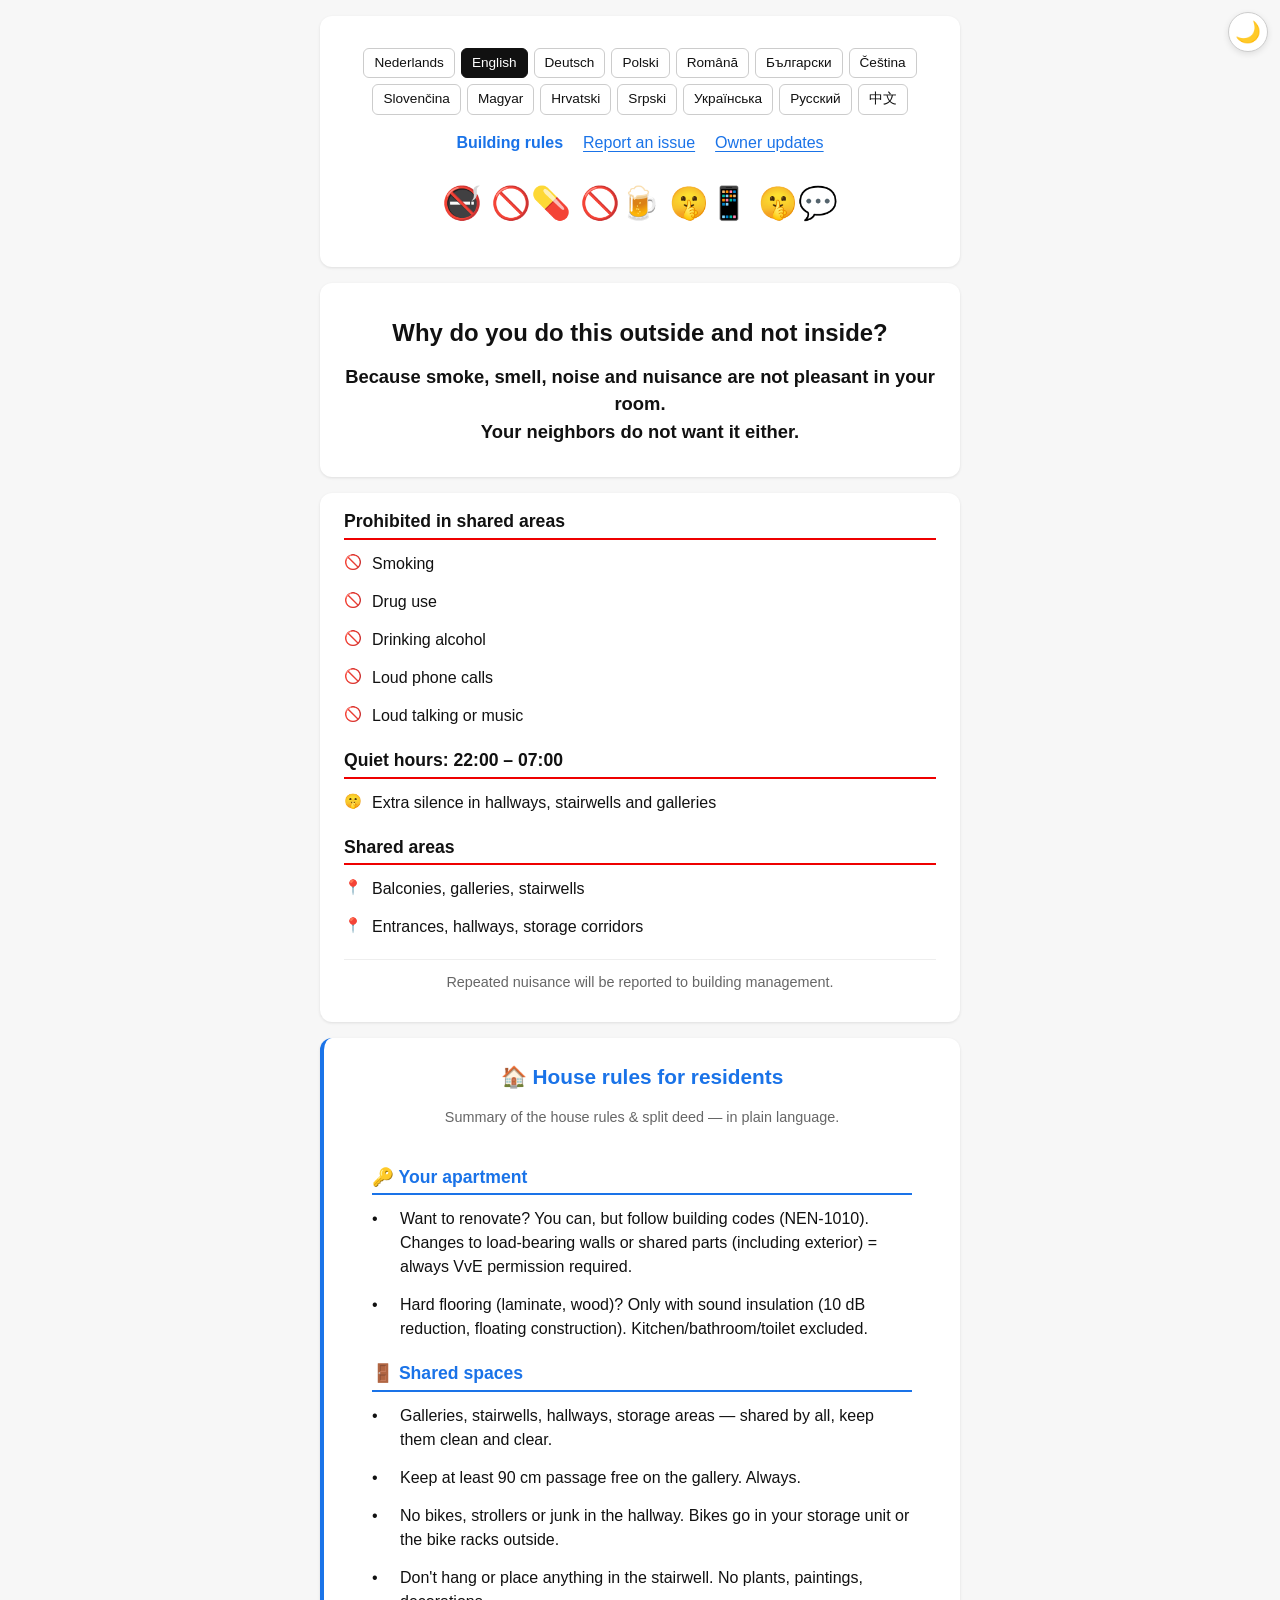
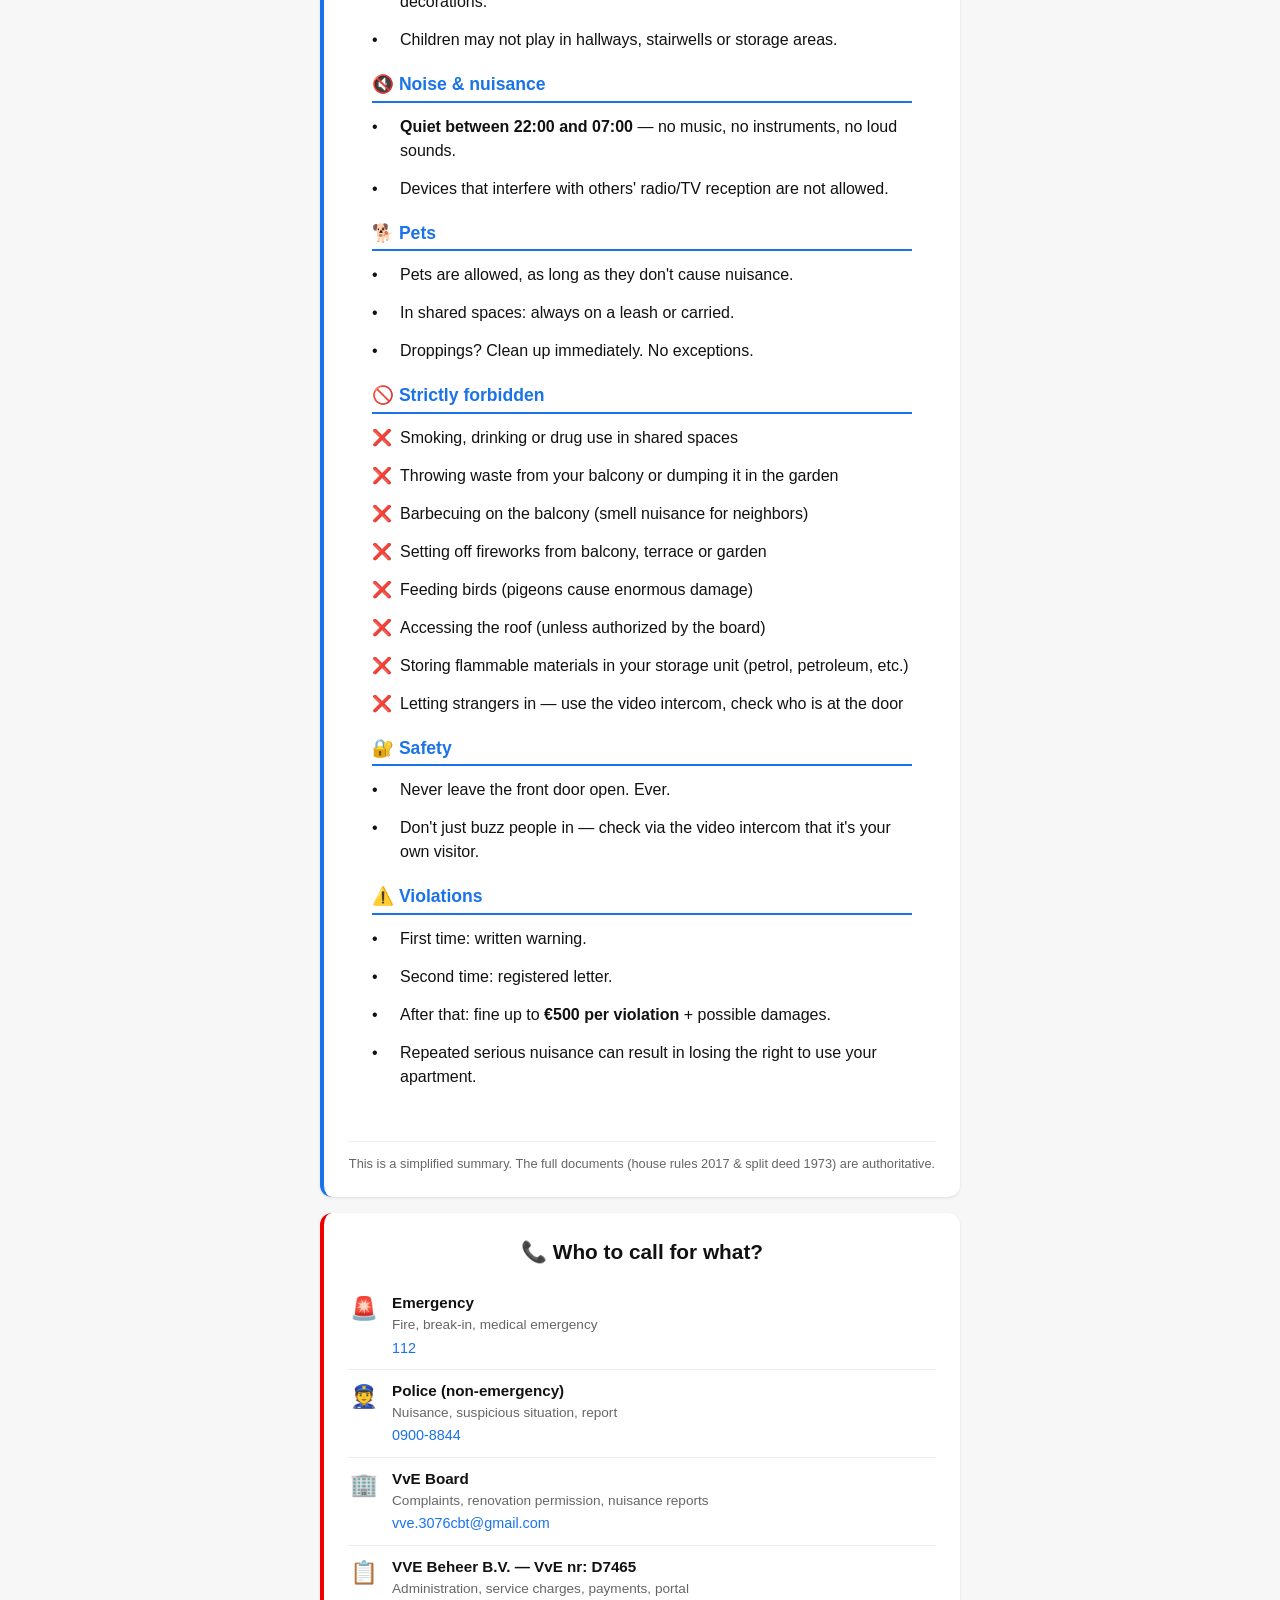
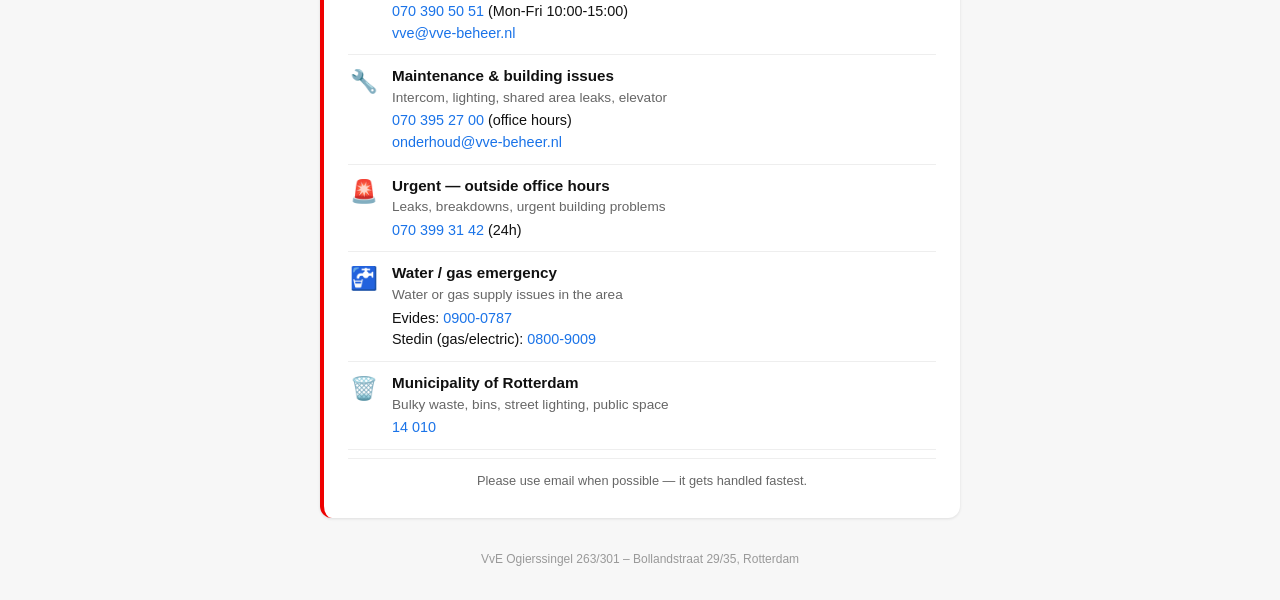
<file: index.html>
<!DOCTYPE html>
<html lang="nl">
<head>
<meta charset="UTF-8">
<meta name="viewport" content="width=device-width,initial-scale=1">
<title>Gebouwregels - Building Rules</title>
<link rel="stylesheet" href="assets/site.css?v=0e07e276">
<script src="assets/theme.js?v=5e173022"></script>
<script src="assets/nav.js?v=115d4f9f" defer></script>
</head>
<body>
<button class="theme-toggle" id="themeToggle" aria-label="Toggle dark mode">🌙</button>
<div class="wrap">

<div class="card">
<div class="lang-nav" id="langNav"></div>
<nav class="page-nav" id="pageNav" data-page="rules" aria-label="Pagina"></nav>
<div class="icons">🚭 🚫💊 🚫🍺 🤫📱 🤫💬</div>
</div>

<!-- NEDERLANDS -->
<div class="section" data-lang="nl">
<div class="card mirror">
<div class="q">Waarom doe je dit buiten en niet binnen?</div>
Omdat rook, stank, lawaai en overlast ook in jouw kamer niet prettig zijn.<br>
Je buren willen het ook niet.
</div>
<div class="card rules">
<h2>Verboden in gemeenschappelijke ruimtes</h2>
<ul>
<li>Roken</li>
<li>Drugsgebruik</li>
<li>Alcohol drinken</li>
<li>Luid bellen</li>
<li>Hard praten of muziek</li>
</ul>
<h2>Stille uren: 22:00 – 07:00</h2>
<ul class="quiet">
<li>Extra stilte in gangen, trappenhuizen en galerijen</li>
</ul>
<h2>Gemeenschappelijke ruimtes</h2>
<ul class="areas">
<li>Balkons, galerijen, trappenhuizen</li>
<li>Entrees, gangen, bergingsgangen</li>
</ul>
<div class="warn">Herhaalde overlast wordt gemeld bij het bestuur.</div>
</div>
</div>

<!-- ENGLISH -->
<div class="section" data-lang="en">
<div class="card mirror">
<div class="q">Why do you do this outside and not inside?</div>
Because smoke, smell, noise and nuisance are not pleasant in your room.<br>
Your neighbors do not want it either.
</div>
<div class="card rules">
<h2>Prohibited in shared areas</h2>
<ul>
<li>Smoking</li>
<li>Drug use</li>
<li>Drinking alcohol</li>
<li>Loud phone calls</li>
<li>Loud talking or music</li>
</ul>
<h2>Quiet hours: 22:00 – 07:00</h2>
<ul class="quiet">
<li>Extra silence in hallways, stairwells and galleries</li>
</ul>
<h2>Shared areas</h2>
<ul class="areas">
<li>Balconies, galleries, stairwells</li>
<li>Entrances, hallways, storage corridors</li>
</ul>
<div class="warn">Repeated nuisance will be reported to building management.</div>
</div>
</div>

<!-- GERMAN -->
<div class="section" data-lang="de">
<div class="card mirror">
<div class="q">Warum tun Sie das draußen und nicht drinnen?</div>
Weil Rauch, Geruch, Lärm und Belästigung auch in Ihrem Zimmer unangenehm sind.<br>
Ihre Nachbarn wollen das auch nicht.
</div>
<div class="card rules">
<h2>In Gemeinschaftsbereichen verboten</h2>
<ul>
<li>Rauchen</li>
<li>Drogenkonsum</li>
<li>Alkohol trinken</li>
<li>Laute Telefonate</li>
<li>Lautes Reden oder Musik</li>
</ul>
<h2>Ruhezeiten: 22:00 – 07:00</h2>
<ul class="quiet">
<li>Besondere Ruhe in Fluren, Treppenhäusern und Laubengängen</li>
</ul>
<h2>Gemeinschaftsbereiche</h2>
<ul class="areas">
<li>Balkone, Laubengänge, Treppenhäuser</li>
<li>Eingänge, Flure, Abstellgänge</li>
</ul>
<div class="warn">Wiederholte Belästigung wird der Hausverwaltung gemeldet.</div>
</div>
</div>

<!-- POLISH -->
<div class="section" data-lang="pl">
<div class="card mirror">
<div class="q">Dlaczego robisz to na zewnątrz, a nie w środku?</div>
Bo dym, zapach, hałas i uciążliwości są nieprzyjemne także w twoim pokoju.<br>
Twoi sąsiedzi też tego nie chcą.
</div>
<div class="card rules">
<h2>Zakazy w częściach wspólnych</h2>
<ul>
<li>Palenie</li>
<li>Używanie narkotyków</li>
<li>Picie alkoholu</li>
<li>Głośne rozmowy telefoniczne</li>
<li>Głośne rozmowy lub muzyka</li>
</ul>
<h2>Cisza nocna: 22:00 – 07:00</h2>
<ul class="quiet">
<li>Szczególna cisza na korytarzach, klatkach schodowych i galeriach</li>
</ul>
<div class="warn">Powtarzające się uciążliwości będą zgłaszane do zarządu budynku.</div>
</div>
</div>

<!-- ROMANIAN -->
<div class="section" data-lang="ro">
<div class="card mirror">
<div class="q">De ce faci asta afară și nu înăuntru?</div>
Pentru că fumul, mirosul, zgomotul și deranjul nu sunt plăcute nici în camera ta.<br>
Vecinii tăi nu vor asta nici ei.
</div>
<div class="card rules">
<h2>Interzis în zonele comune</h2>
<ul>
<li>Fumatul</li>
<li>Consumul de droguri</li>
<li>Consumul de alcool</li>
<li>Convorbiri telefonice zgomotoase</li>
<li>Vorbitul tare sau muzica</li>
</ul>
<h2>Ore de liniște: 22:00 – 07:00</h2>
<ul class="quiet">
<li>Liniște suplimentară în holuri, scări și galerii</li>
</ul>
<div class="warn">Deranjul repetat va fi raportat administrației clădirii.</div>
</div>
</div>

<!-- BULGARIAN -->
<div class="section" data-lang="bg">
<div class="card mirror">
<div class="q">Защо правиш това навън, а не вътре?</div>
Защото дим, миризма, шум и неудобства не са приятни и в твоята стая.<br>
Съседите ти също не искат това.
</div>
<div class="card rules">
<h2>Забранено в общите части</h2>
<ul>
<li>Пушене</li>
<li>Употреба на наркотици</li>
<li>Пиене на алкохол</li>
<li>Силни телефонни разговори</li>
<li>Силен говор или музика</li>
</ul>
<h2>Тихи часове: 22:00 – 07:00</h2>
<ul class="quiet">
<li>Допълнителна тишина в коридорите, стълбищата и галериите</li>
</ul>
<div class="warn">Повтарящи се нарушения ще бъдат докладвани на управата на сградата.</div>
</div>
</div>

<!-- CZECH -->
<div class="section" data-lang="cs">
<div class="card mirror">
<div class="q">Proč to děláte venku a ne uvnitř?</div>
Protože kouř, zápach, hluk a obtěžování nejsou příjemné ani ve vašem pokoji.<br>
Vaši sousedé to také nechtějí.
</div>
<div class="card rules">
<h2>Zakázáno ve společných prostorách</h2>
<ul>
<li>Kouření</li>
<li>Užívání drog</li>
<li>Pití alkoholu</li>
<li>Hlasité telefonování</li>
<li>Hlasité hovory nebo hudba</li>
</ul>
<h2>Noční klid: 22:00 – 07:00</h2>
<ul class="quiet">
<li>Zvláštní klid na chodbách, schodištích a galeriích</li>
</ul>
<div class="warn">Opakované obtěžování bude nahlášeno správě budovy.</div>
</div>
</div>

<!-- SLOVAK -->
<div class="section" data-lang="sk">
<div class="card mirror">
<div class="q">Prečo to robíte vonku a nie vnútri?</div>
Pretože dym, zápach, hluk a obťažovanie nie sú príjemné ani vo vašej izbe.<br>
Vaši susedia to tiež nechcú.
</div>
<div class="card rules">
<h2>Zakázané v spoločných priestoroch</h2>
<ul>
<li>Fajčenie</li>
<li>Užívanie drog</li>
<li>Pitie alkoholu</li>
<li>Hlasné telefonovanie</li>
<li>Hlasné rozhovory alebo hudba</li>
</ul>
<h2>Nočný kľud: 22:00 – 07:00</h2>
<ul class="quiet">
<li>Zvláštny kľud na chodbách, schodiskách a galériách</li>
</ul>
<div class="warn">Opakované obťažovanie bude nahlásené správe budovy.</div>
</div>
</div>

<!-- HUNGARIAN -->
<div class="section" data-lang="hu">
<div class="card mirror">
<div class="q">Miért csinálod ezt kint és nem bent?</div>
Mert a füst, a szag, a zaj és a zavarás a te szobádban sem kellemes.<br>
A szomszédaid sem akarják ezt.
</div>
<div class="card rules">
<h2>Tilos a közös területeken</h2>
<ul>
<li>Dohányzás</li>
<li>Drogfogyasztás</li>
<li>Alkoholfogyasztás</li>
<li>Hangos telefonálás</li>
<li>Hangos beszélgetés vagy zene</li>
</ul>
<h2>Csendes órák: 22:00 – 07:00</h2>
<ul class="quiet">
<li>Különleges csend a folyosókon, lépcsőházakban és galériákon</li>
</ul>
<div class="warn">Az ismétlődő zavarást jelentik az épületkezelőnek.</div>
</div>
</div>

<!-- CROATIAN -->
<div class="section" data-lang="hr">
<div class="card mirror">
<div class="q">Zašto to radite vani, a ne unutra?</div>
Jer dim, miris, buka i smetnje nisu ugodni ni u vašoj sobi.<br>
Vaši susjedi to također ne žele.
</div>
<div class="card rules">
<h2>Zabranjeno u zajedničkim prostorima</h2>
<ul>
<li>Pušenje</li>
<li>Korištenje droga</li>
<li>Konzumacija alkohola</li>
<li>Glasni telefonski razgovori</li>
<li>Glasno pričanje ili glazba</li>
</ul>
<h2>Mirni sati: 22:00 – 07:00</h2>
<ul class="quiet">
<li>Posebna tišina u hodnicima, stubištima i galerijama</li>
</ul>
<div class="warn">Ponovljene smetnje bit će prijavljene upravi zgrade.</div>
</div>
</div>

<!-- SERBIAN -->
<div class="section" data-lang="sr">
<div class="card mirror">
<div class="q">Zašto to radite napolju, a ne unutra?</div>
Jer dim, miris, buka i smetnje nisu prijatni ni u vašoj sobi.<br>
Vaši komšije to takođe ne žele.
</div>
<div class="card rules">
<h2>Zabranjeno u zajedničkim prostorima</h2>
<ul>
<li>Pušenje</li>
<li>Korišćenje droga</li>
<li>Konzumacija alkohola</li>
<li>Glasni telefonski razgovori</li>
<li>Glasno pričanje ili muzika</li>
</ul>
<h2>Mirni sati: 22:00 – 07:00</h2>
<ul class="quiet">
<li>Posebna tišina u hodnicima, stepeništima i galerijama</li>
</ul>
<div class="warn">Ponovljene smetnje biće prijavljene upravi zgrade.</div>
</div>
</div>

<!-- UKRAINIAN -->
<div class="section" data-lang="uk">
<div class="card mirror">
<div class="q">Чому ви робите це надворі, а не всередині?</div>
Бо дим, запах, шум і незручності неприємні і у вашій кімнаті.<br>
Ваші сусіди цього теж не хочуть.
</div>
<div class="card rules">
<h2>Заборонено у спільних зонах</h2>
<ul>
<li>Паління</li>
<li>Вживання наркотиків</li>
<li>Вживання алкоголю</li>
<li>Гучні телефонні розмови</li>
<li>Гучні розмови або музика</li>
</ul>
<h2>Години тиші: 22:00 – 07:00</h2>
<ul class="quiet">
<li>Додаткова тиша в коридорах, на сходах та галереях</li>
</ul>
<div class="warn">Повторні порушення будуть повідомлені управлінню будинку.</div>
</div>
</div>

<!-- RUSSIAN -->
<div class="section" data-lang="ru">
<div class="card mirror">
<div class="q">Почему вы делаете это снаружи, а не внутри?</div>
Потому что дым, запах, шум и неудобства неприятны и в вашей комнате.<br>
Ваши соседи тоже этого не хотят.
</div>
<div class="card rules">
<h2>Запрещено в общих зонах</h2>
<ul>
<li>Курение</li>
<li>Употребление наркотиков</li>
<li>Употребление алкоголя</li>
<li>Громкие телефонные разговоры</li>
<li>Громкие разговоры или музыка</li>
</ul>
<h2>Часы тишины: 22:00 – 07:00</h2>
<ul class="quiet">
<li>Дополнительная тишина в коридорах, на лестницах и галереях</li>
</ul>
<div class="warn">Повторные нарушения будут сообщены управлению здания.</div>
</div>
</div>

<!-- CHINESE -->
<div class="section" data-lang="zh">
<div class="card mirror">
<div class="q">为什么你在外面做这些而不是在里面？</div>
因为烟味、气味、噪音和干扰在你的房间里也不舒服。<br>
你的邻居也不想要这些。
</div>
<div class="card rules">
<h2>公共区域禁止行为</h2>
<ul>
<li>吸烟</li>
<li>使用毒品</li>
<li>饮酒</li>
<li>大声打电话</li>
<li>大声说话或播放音乐</li>
</ul>
<h2>安静时间：22:00 – 07:00</h2>
<ul class="quiet">
<li>走廊、楼梯间和走廊需要特别安静</li>
</ul>
<div class="warn">反复违规将报告给物业管理部门。</div>
</div>
</div>

<!-- =============== HUISREGELS PER TAAL =============== -->

<!-- HR: NEDERLANDS -->
<div class="card highlight hr-section" data-lang="nl">
<h2 style="text-align:center;font-size:1.3em;margin-bottom:16px;border:none">🏠 Huisregels voor bewoners</h2>
<p style="text-align:center;color:#666;font-size:.9em;margin-bottom:20px">Samenvatting huishoudelijk reglement &amp; splitsingsreglement — in normaal Nederlands.</p>
<div class="rules">
<h2>🔑 Jouw woning</h2>
<ul><li class="hl"><span>•</span>Wil je verbouwen? Mag, maar volg de bouwregels (bouwbesluit, NEN-1010). Wijzigingen aan dragende muren of gemeenschappelijke delen (ook buitenkant) = altijd toestemming VvE nodig.</li>
<li class="hl"><span>•</span>Harde vloer leggen (laminaat, hout)? Alleen met geluidsisolatie (10 dB demping, zwevende constructie). Keuken/badkamer/toilet uitgezonderd.</li></ul>
<h2>🚪 Gemeenschappelijke ruimtes</h2>
<ul><li class="hl"><span>•</span>Galerijen, trappenhuizen, gangen, bergingen — van iedereen, dus schoon en vrij houden.</li>
<li class="hl"><span>•</span>Minimaal 90 cm doorgang vrij houden op de galerij. Altijd.</li>
<li class="hl"><span>•</span>Geen fietsen, kinderwagens of rommel in de gang. Fietsen horen in je berging of bij de fietsenrekken buiten.</li>
<li class="hl"><span>•</span>Niets ophangen of neerzetten in het trappenhuis. Geen planten, schilderijen, decoratie.</li>
<li class="hl"><span>•</span>Kinderen mogen niet spelen in de gangen, trappenhuizen of bergingen.</li></ul>
<h2>🔇 Geluid &amp; overlast</h2>
<ul><li class="hl"><span>•</span><strong>Stilte tussen 22:00 en 07:00</strong> — geen muziek, geen instrumenten, geen harde geluiden.</li>
<li class="hl"><span>•</span>Apparaten die radio/tv-ontvangst van anderen storen zijn niet toegestaan.</li></ul>
<h2>🐕 Huisdieren</h2>
<ul><li class="hl"><span>•</span>Huisdieren mogen, zolang ze geen overlast geven.</li>
<li class="hl"><span>•</span>In gemeenschappelijke ruimtes: altijd aangelijnd of dragen.</li>
<li class="hl"><span>•</span>Poep? Direct opruimen. Geen discussie.</li></ul>
<h2>🚫 Dit mag echt niet</h2>
<ul><li class="hl"><span>❌</span>Roken, drinken of drugs gebruiken in gemeenschappelijke ruimtes</li>
<li class="hl"><span>❌</span>Afval van je balkon gooien of in de tuin dumpen</li>
<li class="hl"><span>❌</span>Barbecueën op het balkon (stank voor de buren)</li>
<li class="hl"><span>❌</span>Vuurwerk afsteken vanaf balkon, terras of tuin</li>
<li class="hl"><span>❌</span>Vogels voeren (duiven veroorzaken enorme schade)</li>
<li class="hl"><span>❌</span>Het dak betreden (tenzij toestemming van bestuur)</li>
<li class="hl"><span>❌</span>Brandgevaarlijke spullen opslaan in je berging (benzine, petroleum, etc.)</li>
<li class="hl"><span>❌</span>Onbekenden binnenlaten — gebruik de videofoon, check wie er voor de deur staat</li></ul>
<h2>🔐 Veiligheid</h2>
<ul><li class="hl"><span>•</span>Laat de voordeur nooit openstaan. Nooit.</li>
<li class="hl"><span>•</span>Druk niet zomaar op de deuropener — check via de videofoon of het je eigen bezoek is.</li></ul>
<h2>⚠️ Overtredingen</h2>
<ul><li class="hl"><span>•</span>Eerste keer: schriftelijke waarschuwing.</li>
<li class="hl"><span>•</span>Tweede keer: aangetekende brief.</li>
<li class="hl"><span>•</span>Daarna: boete tot <strong>€500 per overtreding</strong> + eventuele schadevergoeding.</li>
<li class="hl"><span>•</span>Bij herhaaldelijke ernstige overlast kan je het gebruiksrecht van je woning kwijtraken.</li></ul>
</div>
<p style="text-align:center;font-size:.8em;color:var(--muted);margin-top:16px;border-top:1px solid var(--line);padding-top:12px">Dit is een vereenvoudigde samenvatting. De volledige documenten (huishoudelijk reglement 2017 &amp; splitsingsreglement 1973) zijn leidend.</p>
</div>

<!-- HR: ENGLISH -->
<div class="card highlight hr-section" data-lang="en">
<h2 style="text-align:center;font-size:1.3em;margin-bottom:16px;border:none">🏠 House rules for residents</h2>
<p style="text-align:center;color:#666;font-size:.9em;margin-bottom:20px">Summary of the house rules &amp; split deed — in plain language.</p>
<div class="rules">
<h2>🔑 Your apartment</h2>
<ul><li class="hl"><span>•</span>Want to renovate? You can, but follow building codes (NEN-1010). Changes to load-bearing walls or shared parts (including exterior) = always VvE permission required.</li>
<li class="hl"><span>•</span>Hard flooring (laminate, wood)? Only with sound insulation (10 dB reduction, floating construction). Kitchen/bathroom/toilet excluded.</li></ul>
<h2>🚪 Shared spaces</h2>
<ul><li class="hl"><span>•</span>Galleries, stairwells, hallways, storage areas — shared by all, keep them clean and clear.</li>
<li class="hl"><span>•</span>Keep at least 90 cm passage free on the gallery. Always.</li>
<li class="hl"><span>•</span>No bikes, strollers or junk in the hallway. Bikes go in your storage unit or the bike racks outside.</li>
<li class="hl"><span>•</span>Don't hang or place anything in the stairwell. No plants, paintings, decorations.</li>
<li class="hl"><span>•</span>Children may not play in hallways, stairwells or storage areas.</li></ul>
<h2>🔇 Noise &amp; nuisance</h2>
<ul><li class="hl"><span>•</span><strong>Quiet between 22:00 and 07:00</strong> — no music, no instruments, no loud sounds.</li>
<li class="hl"><span>•</span>Devices that interfere with others' radio/TV reception are not allowed.</li></ul>
<h2>🐕 Pets</h2>
<ul><li class="hl"><span>•</span>Pets are allowed, as long as they don't cause nuisance.</li>
<li class="hl"><span>•</span>In shared spaces: always on a leash or carried.</li>
<li class="hl"><span>•</span>Droppings? Clean up immediately. No exceptions.</li></ul>
<h2>🚫 Strictly forbidden</h2>
<ul><li class="hl"><span>❌</span>Smoking, drinking or drug use in shared spaces</li>
<li class="hl"><span>❌</span>Throwing waste from your balcony or dumping it in the garden</li>
<li class="hl"><span>❌</span>Barbecuing on the balcony (smell nuisance for neighbors)</li>
<li class="hl"><span>❌</span>Setting off fireworks from balcony, terrace or garden</li>
<li class="hl"><span>❌</span>Feeding birds (pigeons cause enormous damage)</li>
<li class="hl"><span>❌</span>Accessing the roof (unless authorized by the board)</li>
<li class="hl"><span>❌</span>Storing flammable materials in your storage unit (petrol, petroleum, etc.)</li>
<li class="hl"><span>❌</span>Letting strangers in — use the video intercom, check who is at the door</li></ul>
<h2>🔐 Safety</h2>
<ul><li class="hl"><span>•</span>Never leave the front door open. Ever.</li>
<li class="hl"><span>•</span>Don't just buzz people in — check via the video intercom that it's your own visitor.</li></ul>
<h2>⚠️ Violations</h2>
<ul><li class="hl"><span>•</span>First time: written warning.</li>
<li class="hl"><span>•</span>Second time: registered letter.</li>
<li class="hl"><span>•</span>After that: fine up to <strong>€500 per violation</strong> + possible damages.</li>
<li class="hl"><span>•</span>Repeated serious nuisance can result in losing the right to use your apartment.</li></ul>
</div>
<p style="text-align:center;font-size:.8em;color:var(--muted);margin-top:16px;border-top:1px solid var(--line);padding-top:12px">This is a simplified summary. The full documents (house rules 2017 &amp; split deed 1973) are authoritative.</p>
</div>

<!-- HR: GERMAN -->
<div class="card highlight hr-section" data-lang="de">
<h2 style="text-align:center;font-size:1.3em;margin-bottom:16px;border:none">🏠 Hausregeln für Bewohner</h2>
<p style="text-align:center;color:#666;font-size:.9em;margin-bottom:20px">Zusammenfassung der Hausordnung &amp; Teilungsverordnung — in einfacher Sprache.</p>
<div class="rules">
<h2>🔑 Ihre Wohnung</h2>
<ul><li class="hl"><span>•</span>Renovieren? Erlaubt, aber nach Bauvorschriften (NEN-1010). Änderungen an tragenden Wänden oder Gemeinschaftsteilen (auch Außenseite) = immer Genehmigung der VvE erforderlich.</li>
<li class="hl"><span>•</span>Harter Bodenbelag (Laminat, Holz)? Nur mit Schalldämmung (10 dB, schwimmender Aufbau). Küche/Bad/WC ausgenommen.</li></ul>
<h2>🚪 Gemeinschaftsbereiche</h2>
<ul><li class="hl"><span>•</span>Galerien, Treppenhäuser, Flure, Abstellräume — gehören allen, sauber und frei halten.</li>
<li class="hl"><span>•</span>Mindestens 90 cm Durchgang auf der Galerie freihalten. Immer.</li>
<li class="hl"><span>•</span>Keine Fahrräder, Kinderwagen oder Gerümpel im Flur. Fahrräder gehören in den Abstellraum oder die Fahrradständer draußen.</li>
<li class="hl"><span>•</span>Nichts im Treppenhaus aufhängen oder abstellen. Keine Pflanzen, Bilder, Dekoration.</li>
<li class="hl"><span>•</span>Kinder dürfen nicht in den Fluren, Treppenhäusern oder Abstellräumen spielen.</li></ul>
<h2>🔇 Lärm &amp; Belästigung</h2>
<ul><li class="hl"><span>•</span><strong>Ruhe zwischen 22:00 und 07:00</strong> — keine Musik, keine Instrumente, keine lauten Geräusche.</li>
<li class="hl"><span>•</span>Geräte, die den Radio-/TV-Empfang anderer stören, sind nicht erlaubt.</li></ul>
<h2>🐕 Haustiere</h2>
<ul><li class="hl"><span>•</span>Haustiere sind erlaubt, solange sie keine Belästigung verursachen.</li>
<li class="hl"><span>•</span>In Gemeinschaftsbereichen: immer an der Leine oder getragen.</li>
<li class="hl"><span>•</span>Hinterlassenschaften? Sofort aufräumen. Keine Ausnahmen.</li></ul>
<h2>🚫 Streng verboten</h2>
<ul><li class="hl"><span>❌</span>Rauchen, Trinken oder Drogenkonsum in Gemeinschaftsbereichen</li>
<li class="hl"><span>❌</span>Abfall vom Balkon werfen oder im Garten entsorgen</li>
<li class="hl"><span>❌</span>Grillen auf dem Balkon (Geruchsbelästigung für Nachbarn)</li>
<li class="hl"><span>❌</span>Feuerwerk vom Balkon, Terrasse oder Garten abfeuern</li>
<li class="hl"><span>❌</span>Vögel füttern (Tauben verursachen enorme Schäden)</li>
<li class="hl"><span>❌</span>Dach betreten (ohne Genehmigung der Verwaltung)</li>
<li class="hl"><span>❌</span>Brennbare Materialien im Abstellraum lagern (Benzin, Petroleum usw.)</li>
<li class="hl"><span>❌</span>Fremde einlassen — Videogegensprechanlage nutzen, prüfen wer vor der Tür steht</li></ul>
<h2>🔐 Sicherheit</h2>
<ul><li class="hl"><span>•</span>Lassen Sie die Haustür niemals offen stehen. Niemals.</li>
<li class="hl"><span>•</span>Nicht einfach den Türöffner drücken — prüfen Sie über die Videogegensprechanlage, ob es Ihr eigener Besuch ist.</li></ul>
<h2>⚠️ Verstöße</h2>
<ul><li class="hl"><span>•</span>Erstes Mal: schriftliche Verwarnung.</li>
<li class="hl"><span>•</span>Zweites Mal: Einschreiben.</li>
<li class="hl"><span>•</span>Danach: Geldbuße bis <strong>€500 pro Verstoß</strong> + möglicher Schadensersatz.</li>
<li class="hl"><span>•</span>Bei wiederholter schwerer Belästigung kann das Nutzungsrecht entzogen werden.</li></ul>
</div>
<p style="text-align:center;font-size:.8em;color:var(--muted);margin-top:16px;border-top:1px solid var(--line);padding-top:12px">Dies ist eine vereinfachte Zusammenfassung. Die vollständigen Dokumente (Hausordnung 2017 &amp; Teilungsverordnung 1973) sind maßgeblich.</p>
</div>

<!-- HR: POLISH -->
<div class="card highlight hr-section" data-lang="pl">
<h2 style="text-align:center;font-size:1.3em;margin-bottom:16px;border:none">🏠 Regulamin dla mieszkańców</h2>
<p style="text-align:center;color:#666;font-size:.9em;margin-bottom:20px">Skrót regulaminu domowego i aktu podziału — prostym językiem.</p>
<div class="rules">
<h2>🔑 Twoje mieszkanie</h2>
<ul><li class="hl"><span>•</span>Chcesz remontować? Możesz, ale zgodnie z przepisami budowlanymi (NEN-1010). Zmiany w ścianach nośnych lub częściach wspólnych (także na zewnątrz) = zawsze wymagana zgoda VvE.</li>
<li class="hl"><span>•</span>Twarda podłoga (laminat, drewno)? Tylko z izolacją akustyczną (10 dB tłumienia, konstrukcja pływająca). Kuchnia/łazienka/toaleta wykluczone.</li></ul>
<h2>🚪 Części wspólne</h2>
<ul><li class="hl"><span>•</span>Galerie, klatki schodowe, korytarze, komórki — wspólne dla wszystkich, utrzymuj je w czystości.</li>
<li class="hl"><span>•</span>Zawsze zostawiaj co najmniej 90 cm przejścia na galerii.</li>
<li class="hl"><span>•</span>Żadnych rowerów, wózków ani gratów na korytarzu. Rowery do komórki lub na stojaki na zewnątrz.</li>
<li class="hl"><span>•</span>Nic nie wieszaj ani nie stawiaj na klatce schodowej. Żadnych roślin, obrazów, dekoracji.</li>
<li class="hl"><span>•</span>Dzieci nie mogą bawić się na korytarzach, klatkach schodowych ani w komórkach.</li></ul>
<h2>🔇 Hałas i uciążliwości</h2>
<ul><li class="hl"><span>•</span><strong>Cisza między 22:00 a 07:00</strong> — bez muzyki, instrumentów, głośnych dźwięków.</li>
<li class="hl"><span>•</span>Urządzenia zakłócające odbiór radiowy/telewizyjny innych nie są dozwolone.</li></ul>
<h2>🐕 Zwierzęta</h2>
<ul><li class="hl"><span>•</span>Zwierzęta domowe dozwolone, o ile nie powodują uciążliwości.</li>
<li class="hl"><span>•</span>W częściach wspólnych: zawsze na smyczy lub noszone.</li>
<li class="hl"><span>•</span>Odchody? Natychmiast posprzątaj. Bez dyskusji.</li></ul>
<h2>🚫 Surowo zabronione</h2>
<ul><li class="hl"><span>❌</span>Palenie, picie alkoholu lub zażywanie narkotyków w częściach wspólnych</li>
<li class="hl"><span>❌</span>Wyrzucanie odpadów z balkonu lub porzucanie w ogrodzie</li>
<li class="hl"><span>❌</span>Grillowanie na balkonie (zapach przeszkadza sąsiadom)</li>
<li class="hl"><span>❌</span>Odpalanie fajerwerków z balkonu, tarasu lub ogrodu</li>
<li class="hl"><span>❌</span>Karmienie ptaków (gołębie powodują ogromne szkody)</li>
<li class="hl"><span>❌</span>Wchodzenie na dach (bez zgody zarządu)</li>
<li class="hl"><span>❌</span>Przechowywanie materiałów łatwopalnych w komórce (benzyna, nafta itp.)</li>
<li class="hl"><span>❌</span>Wpuszczanie nieznajomych — użyj wideofonu, sprawdź kto stoi przed drzwiami</li></ul>
<h2>🔐 Bezpieczeństwo</h2>
<ul><li class="hl"><span>•</span>Nigdy nie zostawiaj drzwi wejściowych otwartych. Nigdy.</li>
<li class="hl"><span>•</span>Nie otwieraj drzwi na ślepo — sprawdź przez wideofon, czy to twój gość.</li></ul>
<h2>⚠️ Naruszenia</h2>
<ul><li class="hl"><span>•</span>Pierwszy raz: pisemne ostrzeżenie.</li>
<li class="hl"><span>•</span>Drugi raz: list polecony.</li>
<li class="hl"><span>•</span>Potem: kara do <strong>€500 za naruszenie</strong> + ewentualne odszkodowanie.</li>
<li class="hl"><span>•</span>Powtarzające się poważne uciążliwości mogą skutkować utratą prawa do korzystania z mieszkania.</li></ul>
</div>
<p style="text-align:center;font-size:.8em;color:var(--muted);margin-top:16px;border-top:1px solid var(--line);padding-top:12px">To jest uproszczone podsumowanie. Pełne dokumenty (regulamin 2017 i akt podziału 1973) są wiążące.</p>
</div>

<!-- HR: ROMANIAN -->
<div class="card highlight hr-section" data-lang="ro">
<h2 style="text-align:center;font-size:1.3em;margin-bottom:16px;border:none">🏠 Reguli pentru locatari</h2>
<p style="text-align:center;color:#666;font-size:.9em;margin-bottom:20px">Rezumat al regulamentului intern &amp; actului de separare — pe înțelesul tuturor.</p>
<div class="rules">
<h2>🔑 Apartamentul tău</h2>
<ul><li class="hl"><span>•</span>Vrei să renovezi? Poți, dar respectă normele de construcție (NEN-1010). Modificări la pereții portanți sau părțile comune (inclusiv exteriorul) = întotdeauna aprobare VvE necesară.</li>
<li class="hl"><span>•</span>Pardoseală dură (laminat, lemn)? Doar cu izolație fonică (10 dB, construcție flotantă). Bucătărie/baie/toaletă excluse.</li></ul>
<h2>🚪 Spații comune</h2>
<ul><li class="hl"><span>•</span>Galerii, scări, holuri, boxe — aparțin tuturor, păstrează-le curate și libere.</li>
<li class="hl"><span>•</span>Lasă minimum 90 cm liber pe galerie. Întotdeauna.</li>
<li class="hl"><span>•</span>Fără biciclete, cărucioare sau gunoaie pe hol. Bicicletele merg în boxă sau la rastele de afară.</li>
<li class="hl"><span>•</span>Nu agăța sau pune nimic în casa scării. Fără plante, tablouri, decorațiuni.</li>
<li class="hl"><span>•</span>Copiii nu au voie să se joace pe holuri, scări sau în boxe.</li></ul>
<h2>🔇 Zgomot &amp; deranj</h2>
<ul><li class="hl"><span>•</span><strong>Liniște între 22:00 și 07:00</strong> — fără muzică, instrumente sau zgomote puternice.</li>
<li class="hl"><span>•</span>Aparatele care interferează cu recepția radio/TV a altora nu sunt permise.</li></ul>
<h2>🐕 Animale de companie</h2>
<ul><li class="hl"><span>•</span>Animalele sunt permise, atâta timp cât nu deranjează.</li>
<li class="hl"><span>•</span>În spații comune: mereu în lesă sau purtate.</li>
<li class="hl"><span>•</span>Excremente? Curăță imediat. Fără discuții.</li></ul>
<h2>🚫 Strict interzis</h2>
<ul><li class="hl"><span>❌</span>Fumat, băut alcool sau consumul de droguri în spații comune</li>
<li class="hl"><span>❌</span>Aruncarea deșeurilor de pe balcon sau în grădină</li>
<li class="hl"><span>❌</span>Grătar pe balcon (miros deranjant pentru vecini)</li>
<li class="hl"><span>❌</span>Artificii de pe balcon, terasă sau grădină</li>
<li class="hl"><span>❌</span>Hrănirea păsărilor (porumbeii cauzează daune enorme)</li>
<li class="hl"><span>❌</span>Accesul pe acoperiș (fără autorizarea administrației)</li>
<li class="hl"><span>❌</span>Depozitarea materialelor inflamabile în boxă (benzină, petrol etc.)</li>
<li class="hl"><span>❌</span>Lăsarea necunoscuților să intre — folosește videofonul, verifică cine este la ușă</li></ul>
<h2>🔐 Siguranță</h2>
<ul><li class="hl"><span>•</span>Nu lăsa niciodată ușa de intrare deschisă. Niciodată.</li>
<li class="hl"><span>•</span>Nu deschide ușa orbește — verifică prin videofon că este vizitatorul tău.</li></ul>
<h2>⚠️ Încălcări</h2>
<ul><li class="hl"><span>•</span>Prima dată: avertisment scris.</li>
<li class="hl"><span>•</span>A doua oară: scrisoare recomandată.</li>
<li class="hl"><span>•</span>Apoi: amendă până la <strong>€500 per încălcare</strong> + eventuale despăgubiri.</li>
<li class="hl"><span>•</span>Deranjul grav repetat poate duce la pierderea dreptului de utilizare a apartamentului.</li></ul>
</div>
<p style="text-align:center;font-size:.8em;color:var(--muted);margin-top:16px;border-top:1px solid var(--line);padding-top:12px">Acesta este un rezumat simplificat. Documentele complete (regulament 2017 &amp; act de separare 1973) sunt cele oficiale.</p>
</div>

<!-- HR: BULGARIAN -->
<div class="card highlight hr-section" data-lang="bg">
<h2 style="text-align:center;font-size:1.3em;margin-bottom:16px;border:none">🏠 Правила за живеещите</h2>
<p style="text-align:center;color:#666;font-size:.9em;margin-bottom:20px">Обобщение на вътрешния правилник и акта за разделяне — на прост език.</p>
<div class="rules">
<h2>🔑 Вашето жилище</h2>
<ul><li class="hl"><span>•</span>Искате да ремонтирате? Може, но спазвайте строителните норми (NEN-1010). Промени по носещи стени или общи части (включително външната страна) = винаги разрешение от VvE.</li>
<li class="hl"><span>•</span>Твърд под (ламинат, дърво)? Само със звукоизолация (10 dB, плаваща конструкция). Кухня/баня/тоалетна — изключение.</li></ul>
<h2>🚪 Общи части</h2>
<ul><li class="hl"><span>•</span>Галерии, стълбища, коридори, мазета — общи за всички, поддържайте ги чисти.</li>
<li class="hl"><span>•</span>Минимум 90 см свободен проход на галерията. Винаги.</li>
<li class="hl"><span>•</span>Без велосипеди, колички или боклуци в коридора. Велосипедите — в мазето или на стойките навън.</li>
<li class="hl"><span>•</span>Нищо не закачайте и не поставяйте в стълбището. Без растения, картини, декорации.</li>
<li class="hl"><span>•</span>Децата нямат право да играят в коридорите, стълбищата или мазетата.</li></ul>
<h2>🔇 Шум и неудобства</h2>
<ul><li class="hl"><span>•</span><strong>Тишина между 22:00 и 07:00</strong> — без музика, инструменти, силни звуци.</li>
<li class="hl"><span>•</span>Уреди, които смущават радио/ТВ приемането на другите, не са разрешени.</li></ul>
<h2>🐕 Домашни любимци</h2>
<ul><li class="hl"><span>•</span>Домашни любимци са разрешени, стига да не причиняват неудобства.</li>
<li class="hl"><span>•</span>В общите части: винаги на каишка или носени.</li>
<li class="hl"><span>•</span>Изпражнения? Почистете веднага. Без дискусии.</li></ul>
<h2>🚫 Строго забранено</h2>
<ul><li class="hl"><span>❌</span>Пушене, пиене или употреба на наркотици в общите части</li>
<li class="hl"><span>❌</span>Хвърляне на отпадъци от балкона или в градината</li>
<li class="hl"><span>❌</span>Барбекю на балкона (миризма за съседите)</li>
<li class="hl"><span>❌</span>Фойерверки от балкон, тераса или градина</li>
<li class="hl"><span>❌</span>Хранене на птици (гълъбите причиняват огромни щети)</li>
<li class="hl"><span>❌</span>Достъп до покрива (без разрешение на управата)</li>
<li class="hl"><span>❌</span>Съхранение на запалими материали в мазето (бензин, нафта и др.)</li>
<li class="hl"><span>❌</span>Пускане на непознати — използвайте видеофона, проверете кой е на вратата</li></ul>
<h2>🔐 Безопасност</h2>
<ul><li class="hl"><span>•</span>Никога не оставяйте входната врата отворена. Никога.</li>
<li class="hl"><span>•</span>Не отваряйте на сляпо — проверете чрез видеофона дали е вашият гост.</li></ul>
<h2>⚠️ Нарушения</h2>
<ul><li class="hl"><span>•</span>Първи път: писмено предупреждение.</li>
<li class="hl"><span>•</span>Втори път: препоръчано писмо.</li>
<li class="hl"><span>•</span>След това: глоба до <strong>€500 на нарушение</strong> + евентуално обезщетение.</li>
<li class="hl"><span>•</span>Повтарящи се сериозни нарушения могат да доведат до загуба на правото на ползване на жилището.</li></ul>
</div>
<p style="text-align:center;font-size:.8em;color:var(--muted);margin-top:16px;border-top:1px solid var(--line);padding-top:12px">Това е опростено обобщение. Пълните документи (правилник 2017 и акт за разделяне 1973) са водещи.</p>
</div>

<!-- HR: CZECH -->
<div class="card highlight hr-section" data-lang="cs">
<h2 style="text-align:center;font-size:1.3em;margin-bottom:16px;border:none">🏠 Domovní řád pro obyvatele</h2>
<p style="text-align:center;color:#666;font-size:.9em;margin-bottom:20px">Shrnutí domovního řádu a smlouvy o rozdělení — srozumitelně.</p>
<div class="rules">
<h2>🔑 Váš byt</h2>
<ul><li class="hl"><span>•</span>Chcete rekonstruovat? Můžete, ale dodržujte stavební předpisy (NEN-1010). Změny nosných stěn nebo společných částí (včetně exteriéru) = vždy souhlas VvE nutný.</li>
<li class="hl"><span>•</span>Tvrdá podlaha (laminát, dřevo)? Pouze se zvukovou izolací (10 dB, plovoucí konstrukce). Kuchyně/koupelna/WC výjimkou.</li></ul>
<h2>🚪 Společné prostory</h2>
<ul><li class="hl"><span>•</span>Galerie, schodiště, chodby, sklepy — patří všem, udržujte je čisté a volné.</li>
<li class="hl"><span>•</span>Na galerii vždy nechte volný průchod minimálně 90 cm.</li>
<li class="hl"><span>•</span>Žádná kola, kočárky ani harampádí na chodbě. Kola patří do sklepa nebo na stojany venku.</li>
<li class="hl"><span>•</span>Na schodišti nic nevěšejte ani nestavte. Žádné rostliny, obrazy, dekorace.</li>
<li class="hl"><span>•</span>Děti si nesmí hrát na chodbách, schodištích ani ve sklepech.</li></ul>
<h2>🔇 Hluk a obtěžování</h2>
<ul><li class="hl"><span>•</span><strong>Klid mezi 22:00 a 07:00</strong> — žádná hudba, nástroje, hlasité zvuky.</li>
<li class="hl"><span>•</span>Přístroje rušící rozhlasový/televizní příjem ostatních nejsou povoleny.</li></ul>
<h2>🐕 Domácí zvířata</h2>
<ul><li class="hl"><span>•</span>Domácí zvířata povolena, pokud nezpůsobují obtěžování.</li>
<li class="hl"><span>•</span>Ve společných prostorech: vždy na vodítku nebo nesena.</li>
<li class="hl"><span>•</span>Exkrementy? Okamžitě uklidit. Bez diskuse.</li></ul>
<h2>🚫 Přísně zakázáno</h2>
<ul><li class="hl"><span>❌</span>Kouření, pití alkoholu nebo užívání drog ve společných prostorech</li>
<li class="hl"><span>❌</span>Vyhazování odpadu z balkonu nebo do zahrady</li>
<li class="hl"><span>❌</span>Grilování na balkonu (zápach pro sousedy)</li>
<li class="hl"><span>❌</span>Odpalování ohňostrojů z balkonu, terasy nebo zahrady</li>
<li class="hl"><span>❌</span>Krmení ptáků (holubi způsobují obrovské škody)</li>
<li class="hl"><span>❌</span>Vstup na střechu (bez povolení správy)</li>
<li class="hl"><span>❌</span>Skladování hořlavých materiálů ve sklepě (benzín, petrolej atd.)</li>
<li class="hl"><span>❌</span>Pouštění cizích lidí — použijte videotelefon, zkontrolujte kdo je za dveřmi</li></ul>
<h2>🔐 Bezpečnost</h2>
<ul><li class="hl"><span>•</span>Nikdy nenechávejte vchodové dveře otevřené. Nikdy.</li>
<li class="hl"><span>•</span>Neotevírejte naslepo — ověřte přes videotelefon, že jde o vaši návštěvu.</li></ul>
<h2>⚠️ Přestupky</h2>
<ul><li class="hl"><span>•</span>Poprvé: písemné varování.</li>
<li class="hl"><span>•</span>Podruhé: doporučený dopis.</li>
<li class="hl"><span>•</span>Poté: pokuta až <strong>€500 za přestupek</strong> + případná náhrada škody.</li>
<li class="hl"><span>•</span>Opakované závažné obtěžování může vést ke ztrátě práva užívat byt.</li></ul>
</div>
<p style="text-align:center;font-size:.8em;color:var(--muted);margin-top:16px;border-top:1px solid var(--line);padding-top:12px">Toto je zjednodušené shrnutí. Úplné dokumenty (domovní řád 2017 a smlouva o rozdělení 1973) jsou závazné.</p>
</div>

<!-- HR: SLOVAK -->
<div class="card highlight hr-section" data-lang="sk">
<h2 style="text-align:center;font-size:1.3em;margin-bottom:16px;border:none">🏠 Domový poriadok pre obyvateľov</h2>
<p style="text-align:center;color:#666;font-size:.9em;margin-bottom:20px">Zhrnutie domového poriadku a zmluvy o rozdelení — jednoducho.</p>
<div class="rules">
<h2>🔑 Váš byt</h2>
<ul><li class="hl"><span>•</span>Chcete rekonštruovať? Môžete, ale dodržujte stavebné predpisy (NEN-1010). Zmeny nosných stien alebo spoločných častí (vrátane exteriéru) = vždy súhlas VvE potrebný.</li>
<li class="hl"><span>•</span>Tvrdá podlaha (laminát, drevo)? Iba so zvukovou izoláciou (10 dB, plávajúca konštrukcia). Kuchyňa/kúpeľňa/WC výnimkou.</li></ul>
<h2>🚪 Spoločné priestory</h2>
<ul><li class="hl"><span>•</span>Galérie, schodiská, chodby, pivnice — patria všetkým, udržujte ich čisté.</li>
<li class="hl"><span>•</span>Na galérii vždy nechajte voľný priechod minimálne 90 cm.</li>
<li class="hl"><span>•</span>Žiadne bicykle, kočíky ani neporiadok na chodbe. Bicykle do pivnice alebo na stojany vonku.</li>
<li class="hl"><span>•</span>Na schodisku nič nevešajte ani nestavajte. Žiadne rastliny, obrazy, dekorácie.</li>
<li class="hl"><span>•</span>Deti sa nesmú hrať na chodbách, schodiskách ani v pivniciach.</li></ul>
<h2>🔇 Hluk a obťažovanie</h2>
<ul><li class="hl"><span>•</span><strong>Kľud medzi 22:00 a 07:00</strong> — žiadna hudba, nástroje, hlasné zvuky.</li>
<li class="hl"><span>•</span>Prístroje rušiace rozhlasový/televízny príjem ostatných nie sú povolené.</li></ul>
<h2>🐕 Domáce zvieratá</h2>
<ul><li class="hl"><span>•</span>Domáce zvieratá povolené, ak nespôsobujú obťažovanie.</li>
<li class="hl"><span>•</span>V spoločných priestoroch: vždy na vodítku alebo nesené.</li>
<li class="hl"><span>•</span>Exkrementy? Okamžite upratať. Bez diskusie.</li></ul>
<h2>🚫 Prísne zakázané</h2>
<ul><li class="hl"><span>❌</span>Fajčenie, pitie alkoholu alebo užívanie drog v spoločných priestoroch</li>
<li class="hl"><span>❌</span>Vyhadzovanie odpadu z balkóna alebo do záhrady</li>
<li class="hl"><span>❌</span>Grilovanie na balkóne (zápach pre susedov)</li>
<li class="hl"><span>❌</span>Odpaľovanie ohňostrojov z balkóna, terasy alebo záhrady</li>
<li class="hl"><span>❌</span>Kŕmenie vtákov (holuby spôsobujú obrovské škody)</li>
<li class="hl"><span>❌</span>Vstup na strechu (bez povolenia správy)</li>
<li class="hl"><span>❌</span>Skladovanie horľavých materiálov v pivnici (benzín, petrolej atď.)</li>
<li class="hl"><span>❌</span>Púšťanie cudzích ľudí — použite videotelefón, skontrolujte kto je za dverami</li></ul>
<h2>🔐 Bezpečnosť</h2>
<ul><li class="hl"><span>•</span>Nikdy nenechávajte vchodové dvere otvorené. Nikdy.</li>
<li class="hl"><span>•</span>Neotvárajte naslepo — overte cez videotelefón, že ide o vašu návštevu.</li></ul>
<h2>⚠️ Priestupky</h2>
<ul><li class="hl"><span>•</span>Prvýkrát: písomné varovanie.</li>
<li class="hl"><span>•</span>Druhýkrát: doporučený list.</li>
<li class="hl"><span>•</span>Potom: pokuta až <strong>€500 za priestupok</strong> + prípadná náhrada škody.</li>
<li class="hl"><span>•</span>Opakované závažné obťažovanie môže viesť k strate práva užívať byt.</li></ul>
</div>
<p style="text-align:center;font-size:.8em;color:var(--muted);margin-top:16px;border-top:1px solid var(--line);padding-top:12px">Toto je zjednodušené zhrnutie. Úplné dokumenty (domový poriadok 2017 a zmluva o rozdelení 1973) sú záväzné.</p>
</div>

<!-- HR: HUNGARIAN -->
<div class="card highlight hr-section" data-lang="hu">
<h2 style="text-align:center;font-size:1.3em;margin-bottom:16px;border:none">🏠 Házirend a lakók számára</h2>
<p style="text-align:center;color:#666;font-size:.9em;margin-bottom:20px">A házirend és az osztási okirat összefoglalása — egyszerűen.</p>
<div class="rules">
<h2>🔑 Az Ön lakása</h2>
<ul><li class="hl"><span>•</span>Felújítana? Lehet, de kövesse az építési előírásokat (NEN-1010). Teherhordó falak vagy közös részek módosítása (külső is) = mindig VvE engedély szükséges.</li>
<li class="hl"><span>•</span>Kemény padló (laminált, fa)? Csak hangszigetelt (10 dB csillapítás, úszó szerkezet). Konyha/fürdőszoba/WC kivétel.</li></ul>
<h2>🚪 Közös területek</h2>
<ul><li class="hl"><span>•</span>Galériák, lépcsőházak, folyosók, tárolók — mindenki közös területe, tartsa tisztán.</li>
<li class="hl"><span>•</span>A galérián mindig legalább 90 cm átjárót hagyjon szabadon.</li>
<li class="hl"><span>•</span>Kerékpárok, babakocsik vagy limlom a folyosón tilos. Kerékpárok a tárolóba vagy a kinti állványokra.</li>
<li class="hl"><span>•</span>A lépcsőházban semmit ne akasszon ki vagy tegyen le. Növények, festmények, dekoráció tilos.</li>
<li class="hl"><span>•</span>Gyerekek nem játszhatnak a folyosókon, lépcsőházakban vagy tárolókban.</li></ul>
<h2>🔇 Zaj és zavarás</h2>
<ul><li class="hl"><span>•</span><strong>Csend 22:00 és 07:00 között</strong> — zene, hangszerek, hangos zajok tilosak.</li>
<li class="hl"><span>•</span>Mások rádió/TV vételét zavaró készülékek nem engedélyezettek.</li></ul>
<h2>🐕 Háziállatok</h2>
<ul><li class="hl"><span>•</span>Háziállatok engedélyezettek, amíg nem okoznak zavarást.</li>
<li class="hl"><span>•</span>Közös területeken: mindig pórázon vagy karon tartva.</li>
<li class="hl"><span>•</span>Ürülék? Azonnal takarítsa el. Nincs vita.</li></ul>
<h2>🚫 Szigorúan tilos</h2>
<ul><li class="hl"><span>❌</span>Dohányzás, alkoholfogyasztás vagy droghasználat közös területeken</li>
<li class="hl"><span>❌</span>Hulladék dobása az erkélyről vagy a kertbe</li>
<li class="hl"><span>❌</span>Grillezés az erkélyen (szag a szomszédoknak)</li>
<li class="hl"><span>❌</span>Tűzijáték az erkélyről, teraszról vagy kertből</li>
<li class="hl"><span>❌</span>Madarak etetése (galambok hatalmas károkat okoznak)</li>
<li class="hl"><span>❌</span>Tetőre lépés (az igazgatóság engedélye nélkül)</li>
<li class="hl"><span>❌</span>Gyúlékony anyagok tárolása a tárolóban (benzin, petróleum stb.)</li>
<li class="hl"><span>❌</span>Idegenek beengedése — használja a videó kaputelefont, ellenőrizze ki áll az ajtóban</li></ul>
<h2>🔐 Biztonság</h2>
<ul><li class="hl"><span>•</span>Soha ne hagyja nyitva a bejárati ajtót. Soha.</li>
<li class="hl"><span>•</span>Ne nyomja meg vakon az ajtónyitót — ellenőrizze a videó kaputelefonon, hogy az Ön látogatója-e.</li></ul>
<h2>⚠️ Szabálysértések</h2>
<ul><li class="hl"><span>•</span>Először: írásbeli figyelmeztetés.</li>
<li class="hl"><span>•</span>Másodszor: ajánlott levél.</li>
<li class="hl"><span>•</span>Ezután: bírság <strong>€500-ig szabálysértésenként</strong> + esetleges kártérítés.</li>
<li class="hl"><span>•</span>Ismétlődő súlyos zavarás a lakáshasználati jog elvesztéséhez vezethet.</li></ul>
</div>
<p style="text-align:center;font-size:.8em;color:var(--muted);margin-top:16px;border-top:1px solid var(--line);padding-top:12px">Ez egy egyszerűsített összefoglaló. A teljes dokumentumok (házirend 2017 és osztási okirat 1973) a mérvadóak.</p>
</div>

<!-- HR: CROATIAN -->
<div class="card highlight hr-section" data-lang="hr">
<h2 style="text-align:center;font-size:1.3em;margin-bottom:16px;border:none">🏠 Kućni red za stanare</h2>
<p style="text-align:center;color:#666;font-size:.9em;margin-bottom:20px">Sažetak kućnog reda i ugovora o podjeli — jednostavnim jezikom.</p>
<div class="rules">
<h2>🔑 Vaš stan</h2>
<ul><li class="hl"><span>•</span>Želite renovirati? Možete, ali poštujte građevinske propise (NEN-1010). Promjene nosivih zidova ili zajedničkih dijelova (uključujući vanjštinu) = uvijek suglasnost VvE potrebna.</li>
<li class="hl"><span>•</span>Tvrdi pod (laminat, drvo)? Samo sa zvučnom izolacijom (10 dB, plivajuća konstrukcija). Kuhinja/kupaonica/WC izuzeti.</li></ul>
<h2>🚪 Zajednički prostori</h2>
<ul><li class="hl"><span>•</span>Galerije, stubišta, hodnici, spremišta — zajednički za sve, održavajte ih čistima.</li>
<li class="hl"><span>•</span>Na galeriji uvijek ostavite slobodan prolaz od najmanje 90 cm.</li>
<li class="hl"><span>•</span>Bez bicikala, kolica ili smeća u hodniku. Bicikli idu u spremište ili na stalke vani.</li>
<li class="hl"><span>•</span>Na stubištu ništa ne vješajte ni postavljajte. Bez biljaka, slika, dekoracija.</li>
<li class="hl"><span>•</span>Djeca se ne smiju igrati u hodnicima, stubištima ili spremištima.</li></ul>
<h2>🔇 Buka i smetnje</h2>
<ul><li class="hl"><span>•</span><strong>Tišina između 22:00 i 07:00</strong> — bez glazbe, instrumenata, glasnih zvukova.</li>
<li class="hl"><span>•</span>Uređaji koji ometaju radio/TV prijem drugih nisu dopušteni.</li></ul>
<h2>🐕 Kućni ljubimci</h2>
<ul><li class="hl"><span>•</span>Kućni ljubimci dopušteni, dok ne uzrokuju smetnje.</li>
<li class="hl"><span>•</span>U zajedničkim prostorima: uvijek na uzici ili nošeni.</li>
<li class="hl"><span>•</span>Izmet? Odmah očistiti. Bez rasprave.</li></ul>
<h2>🚫 Strogo zabranjeno</h2>
<ul><li class="hl"><span>❌</span>Pušenje, pijenje alkohola ili korištenje droga u zajedničkim prostorima</li>
<li class="hl"><span>❌</span>Bacanje otpada s balkona ili u vrt</li>
<li class="hl"><span>❌</span>Roštiljanje na balkonu (smrad za susjede)</li>
<li class="hl"><span>❌</span>Vatromet s balkona, terase ili vrta</li>
<li class="hl"><span>❌</span>Hranjenje ptica (golubovi uzrokuju ogromnu štetu)</li>
<li class="hl"><span>❌</span>Pristup krovu (bez odobrenja uprave)</li>
<li class="hl"><span>❌</span>Skladištenje zapaljivih materijala u spremištu (benzin, petrolej itd.)</li>
<li class="hl"><span>❌</span>Puštanje stranaca — koristite videofon, provjerite tko je na vratima</li></ul>
<h2>🔐 Sigurnost</h2>
<ul><li class="hl"><span>•</span>Nikada ne ostavljajte ulazna vrata otvorena. Nikada.</li>
<li class="hl"><span>•</span>Ne otvarajte naslijepo — provjerite preko videofona da je vaš posjetitelj.</li></ul>
<h2>⚠️ Prekršaji</h2>
<ul><li class="hl"><span>•</span>Prvi put: pisano upozorenje.</li>
<li class="hl"><span>•</span>Drugi put: preporučeno pismo.</li>
<li class="hl"><span>•</span>Nakon toga: kazna do <strong>€500 po prekršaju</strong> + moguća naknada štete.</li>
<li class="hl"><span>•</span>Ponovljene ozbiljne smetnje mogu dovesti do gubitka prava korištenja stana.</li></ul>
</div>
<p style="text-align:center;font-size:.8em;color:var(--muted);margin-top:16px;border-top:1px solid var(--line);padding-top:12px">Ovo je pojednostavljeni sažetak. Puni dokumenti (kućni red 2017 i ugovor o podjeli 1973) su mjerodavni.</p>
</div>

<!-- HR: SERBIAN -->
<div class="card highlight hr-section" data-lang="sr">
<h2 style="text-align:center;font-size:1.3em;margin-bottom:16px;border:none">🏠 Kućni red za stanare</h2>
<p style="text-align:center;color:#666;font-size:.9em;margin-bottom:20px">Sažetak kućnog reda i ugovora o podeli — jednostavnim jezikom.</p>
<div class="rules">
<h2>🔑 Vaš stan</h2>
<ul><li class="hl"><span>•</span>Želite da renovirate? Možete, ali poštujte građevinske propise (NEN-1010). Promene nosećih zidova ili zajedničkih delova (uključujući spoljašnjost) = uvek saglasnost VvE potrebna.</li>
<li class="hl"><span>•</span>Tvrd pod (laminat, drvo)? Samo sa zvučnom izolacijom (10 dB, plivajuća konstrukcija). Kuhinja/kupatilo/WC izuzeti.</li></ul>
<h2>🚪 Zajednički prostori</h2>
<ul><li class="hl"><span>•</span>Galerije, stepeništa, hodnici, ostave — zajednički za sve, održavajte ih čistim.</li>
<li class="hl"><span>•</span>Na galeriji uvek ostavite slobodan prolaz od najmanje 90 cm.</li>
<li class="hl"><span>•</span>Bez bicikala, kolica ili smeća u hodniku. Bicikli idu u ostavu ili na stalke napolju.</li>
<li class="hl"><span>•</span>Na stepeništu ništa ne kačite ni postavljajte. Bez biljaka, slika, dekoracija.</li>
<li class="hl"><span>•</span>Deca ne smeju da se igraju u hodnicima, stepeništima ili ostavama.</li></ul>
<h2>🔇 Buka i smetnje</h2>
<ul><li class="hl"><span>•</span><strong>Tišina između 22:00 i 07:00</strong> — bez muzike, instrumenata, glasnih zvukova.</li>
<li class="hl"><span>•</span>Uređaji koji ometaju radio/TV prijem drugih nisu dozvoljeni.</li></ul>
<h2>🐕 Kućni ljubimci</h2>
<ul><li class="hl"><span>•</span>Kućni ljubimci dozvoljeni, dok ne uzrokuju smetnje.</li>
<li class="hl"><span>•</span>U zajedničkim prostorima: uvek na povocu ili nošeni.</li>
<li class="hl"><span>•</span>Izmet? Odmah očistiti. Bez rasprave.</li></ul>
<h2>🚫 Strogo zabranjeno</h2>
<ul><li class="hl"><span>❌</span>Pušenje, pijenje alkohola ili korišćenje droga u zajedničkim prostorima</li>
<li class="hl"><span>❌</span>Bacanje otpada sa balkona ili u baštu</li>
<li class="hl"><span>❌</span>Roštiljanje na balkonu (smrad za komšije)</li>
<li class="hl"><span>❌</span>Vatromet sa balkona, terase ili bašte</li>
<li class="hl"><span>❌</span>Hranjenje ptica (golubovi uzrokuju ogromnu štetu)</li>
<li class="hl"><span>❌</span>Pristup krovu (bez odobrenja uprave)</li>
<li class="hl"><span>❌</span>Skladištenje zapaljivih materijala u ostavi (benzin, petrolej itd.)</li>
<li class="hl"><span>❌</span>Puštanje stranaca — koristite videofon, proverite ko je na vratima</li></ul>
<h2>🔐 Sigurnost</h2>
<ul><li class="hl"><span>•</span>Nikada ne ostavljajte ulazna vrata otvorena. Nikada.</li>
<li class="hl"><span>•</span>Ne otvarajte naslepo — proverite preko videofona da je vaš posetilac.</li></ul>
<h2>⚠️ Prekršaji</h2>
<ul><li class="hl"><span>•</span>Prvi put: pisano upozorenje.</li>
<li class="hl"><span>•</span>Drugi put: preporučeno pismo.</li>
<li class="hl"><span>•</span>Nakon toga: kazna do <strong>€500 po prekršaju</strong> + moguća naknada štete.</li>
<li class="hl"><span>•</span>Ponovljene ozbiljne smetnje mogu dovesti do gubitka prava korišćenja stana.</li></ul>
</div>
<p style="text-align:center;font-size:.8em;color:var(--muted);margin-top:16px;border-top:1px solid var(--line);padding-top:12px">Ovo je pojednostavljeni sažetak. Puni dokumenti (kućni red 2017 i ugovor o podeli 1973) su merodavni.</p>
</div>

<!-- HR: UKRAINIAN -->
<div class="card highlight hr-section" data-lang="uk">
<h2 style="text-align:center;font-size:1.3em;margin-bottom:16px;border:none">🏠 Правила для мешканців</h2>
<p style="text-align:center;color:#666;font-size:.9em;margin-bottom:20px">Стислий виклад домового порядку та акту поділу — простою мовою.</p>
<div class="rules">
<h2>🔑 Ваша квартира</h2>
<ul><li class="hl"><span>•</span>Хочете ремонтувати? Можна, але дотримуйтесь будівельних норм (NEN-1010). Зміни несучих стін або спільних частин (включаючи зовнішню сторону) = завжди потрібен дозвіл VvE.</li>
<li class="hl"><span>•</span>Тверда підлога (ламінат, дерево)? Тільки зі звукоізоляцією (10 дБ, плаваюча конструкція). Кухня/ванна/туалет — виняток.</li></ul>
<h2>🚪 Спільні приміщення</h2>
<ul><li class="hl"><span>•</span>Галереї, сходи, коридори, комори — спільні для всіх, тримайте їх чистими.</li>
<li class="hl"><span>•</span>На галереї завжди залишайте вільний прохід мінімум 90 см.</li>
<li class="hl"><span>•</span>Жодних велосипедів, колясок чи мотлоху в коридорі. Велосипеди — в комору або на стоянку надворі.</li>
<li class="hl"><span>•</span>На сходах нічого не вішайте і не ставте. Жодних рослин, картин, декорацій.</li>
<li class="hl"><span>•</span>Дітям заборонено гратися в коридорах, на сходах та в коморах.</li></ul>
<h2>🔇 Шум і незручності</h2>
<ul><li class="hl"><span>•</span><strong>Тиша між 22:00 і 07:00</strong> — без музики, інструментів, гучних звуків.</li>
<li class="hl"><span>•</span>Прилади, що заважають радіо/ТВ прийому інших, заборонені.</li></ul>
<h2>🐕 Домашні тварини</h2>
<ul><li class="hl"><span>•</span>Домашні тварини дозволені, якщо не завдають незручностей.</li>
<li class="hl"><span>•</span>У спільних приміщеннях: завжди на повідку або на руках.</li>
<li class="hl"><span>•</span>Екскременти? Негайно прибрати. Без обговорень.</li></ul>
<h2>🚫 Суворо заборонено</h2>
<ul><li class="hl"><span>❌</span>Паління, вживання алкоголю чи наркотиків у спільних приміщеннях</li>
<li class="hl"><span>❌</span>Викидання сміття з балкона або в сад</li>
<li class="hl"><span>❌</span>Барбекю на балконі (запах для сусідів)</li>
<li class="hl"><span>❌</span>Феєрверки з балкона, тераси чи саду</li>
<li class="hl"><span>❌</span>Годування птахів (голуби завдають величезної шкоди)</li>
<li class="hl"><span>❌</span>Доступ на дах (без дозволу управління)</li>
<li class="hl"><span>❌</span>Зберігання легкозаймистих матеріалів у коморі (бензин, гас тощо)</li>
<li class="hl"><span>❌</span>Впускання незнайомців — використовуйте відеодомофон, перевірте хто за дверима</li></ul>
<h2>🔐 Безпека</h2>
<ul><li class="hl"><span>•</span>Ніколи не залишайте вхідні двері відчиненими. Ніколи.</li>
<li class="hl"><span>•</span>Не відчиняйте наосліп — перевірте через відеодомофон, що це ваш гість.</li></ul>
<h2>⚠️ Порушення</h2>
<ul><li class="hl"><span>•</span>Вперше: письмове попередження.</li>
<li class="hl"><span>•</span>Вдруге: рекомендований лист.</li>
<li class="hl"><span>•</span>Далі: штраф до <strong>€500 за порушення</strong> + можливе відшкодування збитків.</li>
<li class="hl"><span>•</span>Повторні серйозні порушення можуть призвести до втрати права користування квартирою.</li></ul>
</div>
<p style="text-align:center;font-size:.8em;color:var(--muted);margin-top:16px;border-top:1px solid var(--line);padding-top:12px">Це спрощений виклад. Повні документи (домовий порядок 2017 та акт поділу 1973) є офіційними.</p>
</div>

<!-- HR: RUSSIAN -->
<div class="card highlight hr-section" data-lang="ru">
<h2 style="text-align:center;font-size:1.3em;margin-bottom:16px;border:none">🏠 Правила для жильцов</h2>
<p style="text-align:center;color:#666;font-size:.9em;margin-bottom:20px">Краткое изложение домового порядка и акта раздела — простым языком.</p>
<div class="rules">
<h2>🔑 Ваша квартира</h2>
<ul><li class="hl"><span>•</span>Хотите сделать ремонт? Можно, но соблюдайте строительные нормы (NEN-1010). Изменения несущих стен или общих частей (включая фасад) = всегда разрешение VvE обязательно.</li>
<li class="hl"><span>•</span>Твёрдый пол (ламинат, дерево)? Только со звукоизоляцией (10 дБ, плавающая конструкция). Кухня/ванная/туалет — исключение.</li></ul>
<h2>🚪 Общие помещения</h2>
<ul><li class="hl"><span>•</span>Галереи, лестницы, коридоры, кладовые — общие для всех, содержите в чистоте.</li>
<li class="hl"><span>•</span>На галерее всегда оставляйте свободный проход минимум 90 см.</li>
<li class="hl"><span>•</span>Никаких велосипедов, колясок или хлама в коридоре. Велосипеды — в кладовую или на стоянку на улице.</li>
<li class="hl"><span>•</span>На лестнице ничего не вешайте и не ставьте. Никаких растений, картин, декораций.</li>
<li class="hl"><span>•</span>Детям запрещено играть в коридорах, на лестницах и в кладовых.</li></ul>
<h2>🔇 Шум и неудобства</h2>
<ul><li class="hl"><span>•</span><strong>Тишина с 22:00 до 07:00</strong> — без музыки, инструментов, громких звуков.</li>
<li class="hl"><span>•</span>Приборы, мешающие радио/ТВ приёму других, запрещены.</li></ul>
<h2>🐕 Домашние животные</h2>
<ul><li class="hl"><span>•</span>Домашние животные разрешены, если не причиняют неудобств.</li>
<li class="hl"><span>•</span>В общих помещениях: всегда на поводке или на руках.</li>
<li class="hl"><span>•</span>Экскременты? Немедленно убрать. Без обсуждений.</li></ul>
<h2>🚫 Строго запрещено</h2>
<ul><li class="hl"><span>❌</span>Курение, распитие алкоголя или употребление наркотиков в общих помещениях</li>
<li class="hl"><span>❌</span>Выбрасывание мусора с балкона или в сад</li>
<li class="hl"><span>❌</span>Барбекю на балконе (запах для соседей)</li>
<li class="hl"><span>❌</span>Фейерверки с балкона, террасы или из сада</li>
<li class="hl"><span>❌</span>Кормление птиц (голуби наносят огромный ущерб)</li>
<li class="hl"><span>❌</span>Выход на крышу (без разрешения управления)</li>
<li class="hl"><span>❌</span>Хранение горючих материалов в кладовой (бензин, керосин и т.д.)</li>
<li class="hl"><span>❌</span>Впускание незнакомцев — используйте видеодомофон, проверьте кто за дверью</li></ul>
<h2>🔐 Безопасность</h2>
<ul><li class="hl"><span>•</span>Никогда не оставляйте входную дверь открытой. Никогда.</li>
<li class="hl"><span>•</span>Не открывайте вслепую — проверьте через видеодомофон, что это ваш гость.</li></ul>
<h2>⚠️ Нарушения</h2>
<ul><li class="hl"><span>•</span>Первый раз: письменное предупреждение.</li>
<li class="hl"><span>•</span>Второй раз: заказное письмо.</li>
<li class="hl"><span>•</span>Далее: штраф до <strong>€500 за нарушение</strong> + возможное возмещение ущерба.</li>
<li class="hl"><span>•</span>Повторные серьёзные нарушения могут привести к лишению права пользования квартирой.</li></ul>
</div>
<p style="text-align:center;font-size:.8em;color:var(--muted);margin-top:16px;border-top:1px solid var(--line);padding-top:12px">Это упрощённое изложение. Полные документы (домовой порядок 2017 и акт раздела 1973) являются официальными.</p>
</div>

<!-- HR: CHINESE -->
<div class="card highlight hr-section" data-lang="zh">
<h2 style="text-align:center;font-size:1.3em;margin-bottom:16px;border:none">🏠 住户守则</h2>
<p style="text-align:center;color:#666;font-size:.9em;margin-bottom:20px">房屋规则和分割契约摘要——用简单的语言。</p>
<div class="rules">
<h2>🔑 您的公寓</h2>
<ul><li class="hl"><span>•</span>想装修？可以，但要遵守建筑规范（NEN-1010）。改动承重墙或公共部分（包括外墙）= 必须获得VvE许可。</li>
<li class="hl"><span>•</span>铺硬地板（复合地板、木地板）？仅限隔音处理（10分贝减震，浮动结构）。厨房/浴室/卫生间除外。</li></ul>
<h2>🚪 公共区域</h2>
<ul><li class="hl"><span>•</span>走廊、楼梯间、通道、储藏室——属于所有人，保持干净整洁。</li>
<li class="hl"><span>•</span>走廊始终保持至少90厘米的通行宽度。</li>
<li class="hl"><span>•</span>走廊禁止放置自行车、婴儿车或杂物。自行车放储藏室或室外车架。</li>
<li class="hl"><span>•</span>楼梯间禁止悬挂或放置任何物品。禁止植物、画作、装饰品。</li>
<li class="hl"><span>•</span>儿童不得在走廊、楼梯间或储藏室玩耍。</li></ul>
<h2>🔇 噪音与干扰</h2>
<ul><li class="hl"><span>•</span><strong>22:00至07:00保持安静</strong>——禁止音乐、乐器、大声喧哗。</li>
<li class="hl"><span>•</span>干扰他人无线电/电视接收的设备不被允许。</li></ul>
<h2>🐕 宠物</h2>
<ul><li class="hl"><span>•</span>允许养宠物，但不得造成干扰。</li>
<li class="hl"><span>•</span>在公共区域：始终牵绳或抱着。</li>
<li class="hl"><span>•</span>宠物粪便？立即清理。没有例外。</li></ul>
<h2>🚫 严格禁止</h2>
<ul><li class="hl"><span>❌</span>在公共区域吸烟、饮酒或使用毒品</li>
<li class="hl"><span>❌</span>从阳台扔垃圾或倒入花园</li>
<li class="hl"><span>❌</span>在阳台烧烤（邻居会受异味困扰）</li>
<li class="hl"><span>❌</span>从阳台、露台或花园燃放烟花</li>
<li class="hl"><span>❌</span>喂鸟（鸽子造成巨大损害）</li>
<li class="hl"><span>❌</span>进入屋顶（除非管理部门授权）</li>
<li class="hl"><span>❌</span>在储藏室存放易燃材料（汽油、煤油等）</li>
<li class="hl"><span>❌</span>让陌生人进入——使用可视对讲机，确认门外是谁</li></ul>
<h2>🔐 安全</h2>
<ul><li class="hl"><span>•</span>永远不要让大门敞开。永远不要。</li>
<li class="hl"><span>•</span>不要盲目开门——通过可视对讲机确认是您的访客。</li></ul>
<h2>⚠️ 违规</h2>
<ul><li class="hl"><span>•</span>第一次：书面警告。</li>
<li class="hl"><span>•</span>第二次：挂号信。</li>
<li class="hl"><span>•</span>之后：每次违规罚款最高<strong>€500</strong> + 可能的损害赔偿。</li>
<li class="hl"><span>•</span>反复严重违规可导致失去公寓使用权。</li></ul>
</div>
<p style="text-align:center;font-size:.8em;color:var(--muted);margin-top:16px;border-top:1px solid var(--line);padding-top:12px">这是简化摘要。完整文件（2017年房屋规则和1973年分割契约）具有法律效力。</p>
</div>

<!-- =============== CONTACT PER TAAL =============== -->

<!-- CT: NEDERLANDS -->
<div class="card contact-card ct-section" data-lang="nl">
<h2 style="text-align:center;font-size:1.3em;margin-bottom:16px">📞 Wie bel je waarvoor?</h2>
<div class="ct-row"><div class="ct-icon">🚨</div><div class="ct-info"><div class="ct-label">Noodgevallen</div><div class="ct-detail">Brand, inbraak, medisch noodgeval</div><div class="ct-contact"><a href="tel:112">112</a></div></div></div>
<div class="ct-row"><div class="ct-icon">👮</div><div class="ct-info"><div class="ct-label">Politie (niet-spoed)</div><div class="ct-detail">Overlast, verdachte situatie, aangifte</div><div class="ct-contact"><a href="tel:0900-8844">0900-8844</a></div></div></div>
<div class="ct-row"><div class="ct-icon">🏢</div><div class="ct-info"><div class="ct-label">VvE Bestuur</div><div class="ct-detail">Klachten, toestemming verbouwing, overlastmeldingen</div><div class="ct-contact"><a href="mailto:vve.3076cbt@gmail.com">vve.3076cbt@gmail.com</a></div></div></div>
<div class="ct-row"><div class="ct-icon">📋</div><div class="ct-info"><div class="ct-label">VVE Beheer B.V. — VvE nr: D7465</div><div class="ct-detail">Administratie, servicekosten, betalingen, portaal</div><div class="ct-contact"><a href="tel:070-3905051">070 390 50 51</a> (ma-vr 10:00-15:00)<br><a href="mailto:vve@vve-beheer.nl">vve@vve-beheer.nl</a></div></div></div>
<div class="ct-row"><div class="ct-icon">🔧</div><div class="ct-info"><div class="ct-label">Onderhoud &amp; storingen gebouw</div><div class="ct-detail">Intercom, verlichting, lekkage gemeenschappelijk, lift</div><div class="ct-contact"><a href="tel:070-3952700">070 395 27 00</a> (kantooruren)<br><a href="mailto:onderhoud@vve-beheer.nl">onderhoud@vve-beheer.nl</a></div></div></div>
<div class="ct-row"><div class="ct-icon">🚨</div><div class="ct-info"><div class="ct-label">Spoed buiten kantooruren</div><div class="ct-detail">Lekkage, storing, urgente gebouwproblemen</div><div class="ct-contact"><a href="tel:070-3993142">070 399 31 42</a> (24 uur)</div></div></div>
<div class="ct-row"><div class="ct-icon">🚰</div><div class="ct-info"><div class="ct-label">Waterleiding / gaslek</div><div class="ct-detail">Storingen water of gas in de wijk</div><div class="ct-contact">Evides: <a href="tel:0900-0787">0900-0787</a><br>Stedin (gas/elektra): <a href="tel:0800-9009">0800-9009</a></div></div></div>
<div class="ct-row"><div class="ct-icon">🗑️</div><div class="ct-info"><div class="ct-label">Gemeente Rotterdam</div><div class="ct-detail">Grofvuil, afvalcontainer, straatverlichting, openbare ruimte</div><div class="ct-contact"><a href="tel:14010">14 010</a></div></div></div>
<div class="ct-note">Gebruik bij voorkeur e-mail — dat wordt het snelst opgepakt.</div>
</div>

<!-- CT: ENGLISH -->
<div class="card contact-card ct-section" data-lang="en">
<h2 style="text-align:center;font-size:1.3em;margin-bottom:16px">📞 Who to call for what?</h2>
<div class="ct-row"><div class="ct-icon">🚨</div><div class="ct-info"><div class="ct-label">Emergency</div><div class="ct-detail">Fire, break-in, medical emergency</div><div class="ct-contact"><a href="tel:112">112</a></div></div></div>
<div class="ct-row"><div class="ct-icon">👮</div><div class="ct-info"><div class="ct-label">Police (non-emergency)</div><div class="ct-detail">Nuisance, suspicious situation, report</div><div class="ct-contact"><a href="tel:0900-8844">0900-8844</a></div></div></div>
<div class="ct-row"><div class="ct-icon">🏢</div><div class="ct-info"><div class="ct-label">VvE Board</div><div class="ct-detail">Complaints, renovation permission, nuisance reports</div><div class="ct-contact"><a href="mailto:vve.3076cbt@gmail.com">vve.3076cbt@gmail.com</a></div></div></div>
<div class="ct-row"><div class="ct-icon">📋</div><div class="ct-info"><div class="ct-label">VVE Beheer B.V. — VvE nr: D7465</div><div class="ct-detail">Administration, service charges, payments, portal</div><div class="ct-contact"><a href="tel:070-3905051">070 390 50 51</a> (Mon-Fri 10:00-15:00)<br><a href="mailto:vve@vve-beheer.nl">vve@vve-beheer.nl</a></div></div></div>
<div class="ct-row"><div class="ct-icon">🔧</div><div class="ct-info"><div class="ct-label">Maintenance &amp; building issues</div><div class="ct-detail">Intercom, lighting, shared area leaks, elevator</div><div class="ct-contact"><a href="tel:070-3952700">070 395 27 00</a> (office hours)<br><a href="mailto:onderhoud@vve-beheer.nl">onderhoud@vve-beheer.nl</a></div></div></div>
<div class="ct-row"><div class="ct-icon">🚨</div><div class="ct-info"><div class="ct-label">Urgent — outside office hours</div><div class="ct-detail">Leaks, breakdowns, urgent building problems</div><div class="ct-contact"><a href="tel:070-3993142">070 399 31 42</a> (24h)</div></div></div>
<div class="ct-row"><div class="ct-icon">🚰</div><div class="ct-info"><div class="ct-label">Water / gas emergency</div><div class="ct-detail">Water or gas supply issues in the area</div><div class="ct-contact">Evides: <a href="tel:0900-0787">0900-0787</a><br>Stedin (gas/electric): <a href="tel:0800-9009">0800-9009</a></div></div></div>
<div class="ct-row"><div class="ct-icon">🗑️</div><div class="ct-info"><div class="ct-label">Municipality of Rotterdam</div><div class="ct-detail">Bulky waste, bins, street lighting, public space</div><div class="ct-contact"><a href="tel:14010">14 010</a></div></div></div>
<div class="ct-note">Please use email when possible — it gets handled fastest.</div>
</div>

<!-- CT: GERMAN -->
<div class="card contact-card ct-section" data-lang="de">
<h2 style="text-align:center;font-size:1.3em;margin-bottom:16px">📞 Wen rufen Sie an?</h2>
<div class="ct-row"><div class="ct-icon">🚨</div><div class="ct-info"><div class="ct-label">Notfall</div><div class="ct-detail">Brand, Einbruch, medizinischer Notfall</div><div class="ct-contact"><a href="tel:112">112</a></div></div></div>
<div class="ct-row"><div class="ct-icon">👮</div><div class="ct-info"><div class="ct-label">Polizei (kein Notfall)</div><div class="ct-detail">Belästigung, verdächtige Situation, Anzeige</div><div class="ct-contact"><a href="tel:0900-8844">0900-8844</a></div></div></div>
<div class="ct-row"><div class="ct-icon">🏢</div><div class="ct-info"><div class="ct-label">VvE Vorstand</div><div class="ct-detail">Beschwerden, Renovierungsgenehmigung, Belästigungsmeldungen</div><div class="ct-contact"><a href="mailto:vve.3076cbt@gmail.com">vve.3076cbt@gmail.com</a></div></div></div>
<div class="ct-row"><div class="ct-icon">📋</div><div class="ct-info"><div class="ct-label">VVE Beheer B.V. — VvE nr: D7465</div><div class="ct-detail">Verwaltung, Nebenkosten, Zahlungen, Portal</div><div class="ct-contact"><a href="tel:070-3905051">070 390 50 51</a> (Mo-Fr 10:00-15:00)<br><a href="mailto:vve@vve-beheer.nl">vve@vve-beheer.nl</a></div></div></div>
<div class="ct-row"><div class="ct-icon">🔧</div><div class="ct-info"><div class="ct-label">Wartung &amp; Gebäudestörungen</div><div class="ct-detail">Gegensprechanlage, Beleuchtung, Leckagen, Aufzug</div><div class="ct-contact"><a href="tel:070-3952700">070 395 27 00</a> (Geschäftszeiten)<br><a href="mailto:onderhoud@vve-beheer.nl">onderhoud@vve-beheer.nl</a></div></div></div>
<div class="ct-row"><div class="ct-icon">🚨</div><div class="ct-info"><div class="ct-label">Dringend — außerhalb der Geschäftszeiten</div><div class="ct-detail">Leckagen, Störungen, dringende Gebäudeprobleme</div><div class="ct-contact"><a href="tel:070-3993142">070 399 31 42</a> (24 Std.)</div></div></div>
<div class="ct-row"><div class="ct-icon">🚰</div><div class="ct-info"><div class="ct-label">Wasser- / Gasnotfall</div><div class="ct-detail">Störungen der Wasser- oder Gasversorgung</div><div class="ct-contact">Evides: <a href="tel:0900-0787">0900-0787</a><br>Stedin (Gas/Strom): <a href="tel:0800-9009">0800-9009</a></div></div></div>
<div class="ct-row"><div class="ct-icon">🗑️</div><div class="ct-info"><div class="ct-label">Gemeinde Rotterdam</div><div class="ct-detail">Sperrmüll, Container, Straßenbeleuchtung</div><div class="ct-contact"><a href="tel:14010">14 010</a></div></div></div>
<div class="ct-note">Bitte nutzen Sie bevorzugt E-Mail — das wird am schnellsten bearbeitet.</div>
</div>

<!-- CT: POLISH -->
<div class="card contact-card ct-section" data-lang="pl">
<h2 style="text-align:center;font-size:1.3em;margin-bottom:16px">📞 Do kogo dzwonić?</h2>
<div class="ct-row"><div class="ct-icon">🚨</div><div class="ct-info"><div class="ct-label">Nagły wypadek</div><div class="ct-detail">Pożar, włamanie, nagły wypadek medyczny</div><div class="ct-contact"><a href="tel:112">112</a></div></div></div>
<div class="ct-row"><div class="ct-icon">👮</div><div class="ct-info"><div class="ct-label">Policja (nie nagłe)</div><div class="ct-detail">Uciążliwości, podejrzana sytuacja, zgłoszenie</div><div class="ct-contact"><a href="tel:0900-8844">0900-8844</a></div></div></div>
<div class="ct-row"><div class="ct-icon">🏢</div><div class="ct-info"><div class="ct-label">Zarząd VvE</div><div class="ct-detail">Skargi, pozwolenie na remont, zgłoszenia uciążliwości</div><div class="ct-contact"><a href="mailto:vve.3076cbt@gmail.com">vve.3076cbt@gmail.com</a></div></div></div>
<div class="ct-row"><div class="ct-icon">📋</div><div class="ct-info"><div class="ct-label">VVE Beheer B.V. — VvE nr: D7465</div><div class="ct-detail">Administracja, opłaty, płatności, portal</div><div class="ct-contact"><a href="tel:070-3905051">070 390 50 51</a> (pn-pt 10:00-15:00)<br><a href="mailto:vve@vve-beheer.nl">vve@vve-beheer.nl</a></div></div></div>
<div class="ct-row"><div class="ct-icon">🔧</div><div class="ct-info"><div class="ct-label">Konserwacja i awarie budynku</div><div class="ct-detail">Domofon, oświetlenie, wycieki, winda</div><div class="ct-contact"><a href="tel:070-3952700">070 395 27 00</a> (godziny pracy)<br><a href="mailto:onderhoud@vve-beheer.nl">onderhoud@vve-beheer.nl</a></div></div></div>
<div class="ct-row"><div class="ct-icon">🚨</div><div class="ct-info"><div class="ct-label">Pilne — poza godzinami pracy</div><div class="ct-detail">Wycieki, awarie, pilne problemy budynku</div><div class="ct-contact"><a href="tel:070-3993142">070 399 31 42</a> (24h)</div></div></div>
<div class="ct-row"><div class="ct-icon">🚰</div><div class="ct-info"><div class="ct-label">Awaria wody / gazu</div><div class="ct-detail">Problemy z dostawą wody lub gazu</div><div class="ct-contact">Evides: <a href="tel:0900-0787">0900-0787</a><br>Stedin (gaz/prąd): <a href="tel:0800-9009">0800-9009</a></div></div></div>
<div class="ct-row"><div class="ct-icon">🗑️</div><div class="ct-info"><div class="ct-label">Gmina Rotterdam</div><div class="ct-detail">Odpady wielkogabarytowe, kontenery, oświetlenie uliczne</div><div class="ct-contact"><a href="tel:14010">14 010</a></div></div></div>
<div class="ct-note">W miarę możliwości korzystaj z e-maila — to najszybsza droga kontaktu.</div>
</div>

<!-- CT: ROMANIAN -->
<div class="card contact-card ct-section" data-lang="ro">
<h2 style="text-align:center;font-size:1.3em;margin-bottom:16px">📞 Pe cine suni?</h2>
<div class="ct-row"><div class="ct-icon">🚨</div><div class="ct-info"><div class="ct-label">Urgență</div><div class="ct-detail">Incendiu, efracție, urgență medicală</div><div class="ct-contact"><a href="tel:112">112</a></div></div></div>
<div class="ct-row"><div class="ct-icon">👮</div><div class="ct-info"><div class="ct-label">Poliția (non-urgență)</div><div class="ct-detail">Deranj, situație suspectă, plângere</div><div class="ct-contact"><a href="tel:0900-8844">0900-8844</a></div></div></div>
<div class="ct-row"><div class="ct-icon">🏢</div><div class="ct-info"><div class="ct-label">Consiliul VvE</div><div class="ct-detail">Plângeri, permis renovare, raportare deranj</div><div class="ct-contact"><a href="mailto:vve.3076cbt@gmail.com">vve.3076cbt@gmail.com</a></div></div></div>
<div class="ct-row"><div class="ct-icon">📋</div><div class="ct-info"><div class="ct-label">VVE Beheer B.V. — VvE nr: D7465</div><div class="ct-detail">Administrație, cheltuieli, plăți, portal</div><div class="ct-contact"><a href="tel:070-3905051">070 390 50 51</a> (lu-vi 10:00-15:00)<br><a href="mailto:vve@vve-beheer.nl">vve@vve-beheer.nl</a></div></div></div>
<div class="ct-row"><div class="ct-icon">🔧</div><div class="ct-info"><div class="ct-label">Întreținere și defecțiuni</div><div class="ct-detail">Interfon, iluminat, scurgeri, lift</div><div class="ct-contact"><a href="tel:070-3952700">070 395 27 00</a> (program lucru)<br><a href="mailto:onderhoud@vve-beheer.nl">onderhoud@vve-beheer.nl</a></div></div></div>
<div class="ct-row"><div class="ct-icon">🚨</div><div class="ct-info"><div class="ct-label">Urgent — în afara programului</div><div class="ct-detail">Scurgeri, avarii, probleme urgente</div><div class="ct-contact"><a href="tel:070-3993142">070 399 31 42</a> (24h)</div></div></div>
<div class="ct-row"><div class="ct-icon">🚰</div><div class="ct-info"><div class="ct-label">Urgență apă / gaz</div><div class="ct-detail">Probleme cu alimentarea cu apă sau gaz</div><div class="ct-contact">Evides: <a href="tel:0900-0787">0900-0787</a><br>Stedin (gaz/electric): <a href="tel:0800-9009">0800-9009</a></div></div></div>
<div class="ct-row"><div class="ct-icon">🗑️</div><div class="ct-info"><div class="ct-label">Primăria Rotterdam</div><div class="ct-detail">Deșeuri voluminoase, containere, iluminat stradal</div><div class="ct-contact"><a href="tel:14010">14 010</a></div></div></div>
<div class="ct-note">Folosiți e-mailul pe cât posibil — este cel mai rapid.</div>
</div>

<!-- CT: BULGARIAN -->
<div class="card contact-card ct-section" data-lang="bg">
<h2 style="text-align:center;font-size:1.3em;margin-bottom:16px">📞 На кого да се обадите?</h2>
<div class="ct-row"><div class="ct-icon">🚨</div><div class="ct-info"><div class="ct-label">Спешен случай</div><div class="ct-detail">Пожар, взлом, медицинска спешност</div><div class="ct-contact"><a href="tel:112">112</a></div></div></div>
<div class="ct-row"><div class="ct-icon">👮</div><div class="ct-info"><div class="ct-label">Полиция (неспешно)</div><div class="ct-detail">Нарушения, подозрителна ситуация</div><div class="ct-contact"><a href="tel:0900-8844">0900-8844</a></div></div></div>
<div class="ct-row"><div class="ct-icon">🏢</div><div class="ct-info"><div class="ct-label">Управа на VvE</div><div class="ct-detail">Оплаквания, разрешение за ремонт, сигнали</div><div class="ct-contact"><a href="mailto:vve.3076cbt@gmail.com">vve.3076cbt@gmail.com</a></div></div></div>
<div class="ct-row"><div class="ct-icon">📋</div><div class="ct-info"><div class="ct-label">VVE Beheer B.V. — VvE nr: D7465</div><div class="ct-detail">Администрация, такси, плащания, портал</div><div class="ct-contact"><a href="tel:070-3905051">070 390 50 51</a> (пн-пт 10:00-15:00)<br><a href="mailto:vve@vve-beheer.nl">vve@vve-beheer.nl</a></div></div></div>
<div class="ct-row"><div class="ct-icon">🔧</div><div class="ct-info"><div class="ct-label">Поддръжка и аварии</div><div class="ct-detail">Домофон, осветление, течове, асансьор</div><div class="ct-contact"><a href="tel:070-3952700">070 395 27 00</a> (работно време)<br><a href="mailto:onderhoud@vve-beheer.nl">onderhoud@vve-beheer.nl</a></div></div></div>
<div class="ct-row"><div class="ct-icon">🚨</div><div class="ct-info"><div class="ct-label">Спешно — извън работно време</div><div class="ct-detail">Течове, аварии, спешни проблеми</div><div class="ct-contact"><a href="tel:070-3993142">070 399 31 42</a> (24ч)</div></div></div>
<div class="ct-row"><div class="ct-icon">🚰</div><div class="ct-info"><div class="ct-label">Авария вода / газ</div><div class="ct-detail">Проблеми с водо- или газоснабдяване</div><div class="ct-contact">Evides: <a href="tel:0900-0787">0900-0787</a><br>Stedin (газ/ток): <a href="tel:0800-9009">0800-9009</a></div></div></div>
<div class="ct-row"><div class="ct-icon">🗑️</div><div class="ct-info"><div class="ct-label">Община Ротердам</div><div class="ct-detail">Едрогабаритни отпадъци, контейнери, улично осветление</div><div class="ct-contact"><a href="tel:14010">14 010</a></div></div></div>
<div class="ct-note">Използвайте е-мейл когато е възможно — обработва се най-бързо.</div>
</div>

<!-- CT: CZECH -->
<div class="card contact-card ct-section" data-lang="cs">
<h2 style="text-align:center;font-size:1.3em;margin-bottom:16px">📞 Komu zavolat?</h2>
<div class="ct-row"><div class="ct-icon">🚨</div><div class="ct-info"><div class="ct-label">Tísňové volání</div><div class="ct-detail">Požár, vloupání, zdravotní nouze</div><div class="ct-contact"><a href="tel:112">112</a></div></div></div>
<div class="ct-row"><div class="ct-icon">👮</div><div class="ct-info"><div class="ct-label">Policie (netísňové)</div><div class="ct-detail">Obtěžování, podezřelá situace, oznámení</div><div class="ct-contact"><a href="tel:0900-8844">0900-8844</a></div></div></div>
<div class="ct-row"><div class="ct-icon">🏢</div><div class="ct-info"><div class="ct-label">Představenstvo VvE</div><div class="ct-detail">Stížnosti, povolení rekonstrukce, hlášení</div><div class="ct-contact"><a href="mailto:vve.3076cbt@gmail.com">vve.3076cbt@gmail.com</a></div></div></div>
<div class="ct-row"><div class="ct-icon">📋</div><div class="ct-info"><div class="ct-label">VVE Beheer B.V. — VvE nr: D7465</div><div class="ct-detail">Administrativa, poplatky, platby, portál</div><div class="ct-contact"><a href="tel:070-3905051">070 390 50 51</a> (po-pá 10:00-15:00)<br><a href="mailto:vve@vve-beheer.nl">vve@vve-beheer.nl</a></div></div></div>
<div class="ct-row"><div class="ct-icon">🔧</div><div class="ct-info"><div class="ct-label">Údržba a poruchy</div><div class="ct-detail">Domácí telefon, osvětlení, úniky, výtah</div><div class="ct-contact"><a href="tel:070-3952700">070 395 27 00</a> (pracovní doba)<br><a href="mailto:onderhoud@vve-beheer.nl">onderhoud@vve-beheer.nl</a></div></div></div>
<div class="ct-row"><div class="ct-icon">🚨</div><div class="ct-info"><div class="ct-label">Naléhavé — mimo pracovní dobu</div><div class="ct-detail">Úniky, poruchy, naléhavé problémy</div><div class="ct-contact"><a href="tel:070-3993142">070 399 31 42</a> (24h)</div></div></div>
<div class="ct-row"><div class="ct-icon">🚰</div><div class="ct-info"><div class="ct-label">Havárie vody / plynu</div><div class="ct-detail">Problémy s dodávkou vody nebo plynu</div><div class="ct-contact">Evides: <a href="tel:0900-0787">0900-0787</a><br>Stedin (plyn/elektřina): <a href="tel:0800-9009">0800-9009</a></div></div></div>
<div class="ct-row"><div class="ct-icon">🗑️</div><div class="ct-info"><div class="ct-label">Město Rotterdam</div><div class="ct-detail">Objemný odpad, kontejnery, pouliční osvětlení</div><div class="ct-contact"><a href="tel:14010">14 010</a></div></div></div>
<div class="ct-note">Pokud možno používejte e-mail — vyřizuje se nejrychleji.</div>
</div>

<!-- CT: SLOVAK -->
<div class="card contact-card ct-section" data-lang="sk">
<h2 style="text-align:center;font-size:1.3em;margin-bottom:16px">📞 Komu zavolať?</h2>
<div class="ct-row"><div class="ct-icon">🚨</div><div class="ct-info"><div class="ct-label">Tiesňové volanie</div><div class="ct-detail">Požiar, vlámanie, zdravotná núdza</div><div class="ct-contact"><a href="tel:112">112</a></div></div></div>
<div class="ct-row"><div class="ct-icon">👮</div><div class="ct-info"><div class="ct-label">Polícia (netiesňové)</div><div class="ct-detail">Obťažovanie, podozrivá situácia, oznámenie</div><div class="ct-contact"><a href="tel:0900-8844">0900-8844</a></div></div></div>
<div class="ct-row"><div class="ct-icon">🏢</div><div class="ct-info"><div class="ct-label">Predstavenstvo VvE</div><div class="ct-detail">Sťažnosti, povolenie rekonštrukcie, hlásenia</div><div class="ct-contact"><a href="mailto:vve.3076cbt@gmail.com">vve.3076cbt@gmail.com</a></div></div></div>
<div class="ct-row"><div class="ct-icon">📋</div><div class="ct-info"><div class="ct-label">VVE Beheer B.V. — VvE nr: D7465</div><div class="ct-detail">Administratíva, poplatky, platby, portál</div><div class="ct-contact"><a href="tel:070-3905051">070 390 50 51</a> (po-pi 10:00-15:00)<br><a href="mailto:vve@vve-beheer.nl">vve@vve-beheer.nl</a></div></div></div>
<div class="ct-row"><div class="ct-icon">🔧</div><div class="ct-info"><div class="ct-label">Údržba a poruchy</div><div class="ct-detail">Domáci telefón, osvetlenie, úniky, výťah</div><div class="ct-contact"><a href="tel:070-3952700">070 395 27 00</a> (pracovná doba)<br><a href="mailto:onderhoud@vve-beheer.nl">onderhoud@vve-beheer.nl</a></div></div></div>
<div class="ct-row"><div class="ct-icon">🚨</div><div class="ct-info"><div class="ct-label">Naliehavé — mimo pracovnej doby</div><div class="ct-detail">Úniky, poruchy, naliehavé problémy</div><div class="ct-contact"><a href="tel:070-3993142">070 399 31 42</a> (24h)</div></div></div>
<div class="ct-row"><div class="ct-icon">🚰</div><div class="ct-info"><div class="ct-label">Havária vody / plynu</div><div class="ct-detail">Problémy s dodávkou vody alebo plynu</div><div class="ct-contact">Evides: <a href="tel:0900-0787">0900-0787</a><br>Stedin (plyn/elektrina): <a href="tel:0800-9009">0800-9009</a></div></div></div>
<div class="ct-row"><div class="ct-icon">🗑️</div><div class="ct-info"><div class="ct-label">Mesto Rotterdam</div><div class="ct-detail">Objemný odpad, kontajnery, pouličné osvetlenie</div><div class="ct-contact"><a href="tel:14010">14 010</a></div></div></div>
<div class="ct-note">Ak je to možné, používajte e-mail — vybavuje sa najrýchlejšie.</div>
</div>

<!-- CT: HUNGARIAN -->
<div class="card contact-card ct-section" data-lang="hu">
<h2 style="text-align:center;font-size:1.3em;margin-bottom:16px">📞 Kit hívjon?</h2>
<div class="ct-row"><div class="ct-icon">🚨</div><div class="ct-info"><div class="ct-label">Vészhelyzet</div><div class="ct-detail">Tűz, betörés, egészségügyi vészhelyzet</div><div class="ct-contact"><a href="tel:112">112</a></div></div></div>
<div class="ct-row"><div class="ct-icon">👮</div><div class="ct-info"><div class="ct-label">Rendőrség (nem sürgős)</div><div class="ct-detail">Zavarás, gyanús helyzet, bejelentés</div><div class="ct-contact"><a href="tel:0900-8844">0900-8844</a></div></div></div>
<div class="ct-row"><div class="ct-icon">🏢</div><div class="ct-info"><div class="ct-label">VvE Igazgatótanács</div><div class="ct-detail">Panaszok, felújítási engedély, zavarásjelentések</div><div class="ct-contact"><a href="mailto:vve.3076cbt@gmail.com">vve.3076cbt@gmail.com</a></div></div></div>
<div class="ct-row"><div class="ct-icon">📋</div><div class="ct-info"><div class="ct-label">VVE Beheer B.V. — VvE nr: D7465</div><div class="ct-detail">Adminisztráció, díjak, fizetések, portál</div><div class="ct-contact"><a href="tel:070-3905051">070 390 50 51</a> (hé-pé 10:00-15:00)<br><a href="mailto:vve@vve-beheer.nl">vve@vve-beheer.nl</a></div></div></div>
<div class="ct-row"><div class="ct-icon">🔧</div><div class="ct-info"><div class="ct-label">Karbantartás és hibák</div><div class="ct-detail">Kaputelefon, világítás, szivárgás, lift</div><div class="ct-contact"><a href="tel:070-3952700">070 395 27 00</a> (munkaidőben)<br><a href="mailto:onderhoud@vve-beheer.nl">onderhoud@vve-beheer.nl</a></div></div></div>
<div class="ct-row"><div class="ct-icon">🚨</div><div class="ct-info"><div class="ct-label">Sürgős — munkaidőn kívül</div><div class="ct-detail">Szivárgás, meghibásodás, sürgős problémák</div><div class="ct-contact"><a href="tel:070-3993142">070 399 31 42</a> (24 óra)</div></div></div>
<div class="ct-row"><div class="ct-icon">🚰</div><div class="ct-info"><div class="ct-label">Víz- / gázvészhelyzet</div><div class="ct-detail">Víz- vagy gázellátási problémák</div><div class="ct-contact">Evides: <a href="tel:0900-0787">0900-0787</a><br>Stedin (gáz/áram): <a href="tel:0800-9009">0800-9009</a></div></div></div>
<div class="ct-row"><div class="ct-icon">🗑️</div><div class="ct-info"><div class="ct-label">Rotterdam város</div><div class="ct-detail">Lomtalanítás, konténerek, közvilágítás</div><div class="ct-contact"><a href="tel:14010">14 010</a></div></div></div>
<div class="ct-note">Lehetőleg e-mailt használjon — az a leggyorsabb.</div>
</div>

<!-- CT: CROATIAN -->
<div class="card contact-card ct-section" data-lang="hr">
<h2 style="text-align:center;font-size:1.3em;margin-bottom:16px">📞 Koga nazvati?</h2>
<div class="ct-row"><div class="ct-icon">🚨</div><div class="ct-info"><div class="ct-label">Hitna pomoć</div><div class="ct-detail">Požar, provala, medicinska hitnost</div><div class="ct-contact"><a href="tel:112">112</a></div></div></div>
<div class="ct-row"><div class="ct-icon">👮</div><div class="ct-info"><div class="ct-label">Policija (nije hitno)</div><div class="ct-detail">Smetnje, sumnjiva situacija, prijava</div><div class="ct-contact"><a href="tel:0900-8844">0900-8844</a></div></div></div>
<div class="ct-row"><div class="ct-icon">🏢</div><div class="ct-info"><div class="ct-label">Uprava VvE</div><div class="ct-detail">Pritužbe, dozvola za renoviranje, prijave smetnji</div><div class="ct-contact"><a href="mailto:vve.3076cbt@gmail.com">vve.3076cbt@gmail.com</a></div></div></div>
<div class="ct-row"><div class="ct-icon">📋</div><div class="ct-info"><div class="ct-label">VVE Beheer B.V. — VvE nr: D7465</div><div class="ct-detail">Administracija, troškovi, plaćanja, portal</div><div class="ct-contact"><a href="tel:070-3905051">070 390 50 51</a> (pon-pet 10:00-15:00)<br><a href="mailto:vve@vve-beheer.nl">vve@vve-beheer.nl</a></div></div></div>
<div class="ct-row"><div class="ct-icon">🔧</div><div class="ct-info"><div class="ct-label">Održavanje i kvarovi</div><div class="ct-detail">Interfon, rasvjeta, curenje, dizalo</div><div class="ct-contact"><a href="tel:070-3952700">070 395 27 00</a> (radno vrijeme)<br><a href="mailto:onderhoud@vve-beheer.nl">onderhoud@vve-beheer.nl</a></div></div></div>
<div class="ct-row"><div class="ct-icon">🚨</div><div class="ct-info"><div class="ct-label">Hitno — izvan radnog vremena</div><div class="ct-detail">Curenje, kvarovi, hitni problemi</div><div class="ct-contact"><a href="tel:070-3993142">070 399 31 42</a> (24h)</div></div></div>
<div class="ct-row"><div class="ct-icon">🚰</div><div class="ct-info"><div class="ct-label">Hitna voda / plin</div><div class="ct-detail">Problemi s vodoopskrbom ili plinom</div><div class="ct-contact">Evides: <a href="tel:0900-0787">0900-0787</a><br>Stedin (plin/struja): <a href="tel:0800-9009">0800-9009</a></div></div></div>
<div class="ct-row"><div class="ct-icon">🗑️</div><div class="ct-info"><div class="ct-label">Grad Rotterdam</div><div class="ct-detail">Glomazni otpad, kontejneri, ulična rasvjeta</div><div class="ct-contact"><a href="tel:14010">14 010</a></div></div></div>
<div class="ct-note">Koristite e-mail kad je moguće — najbrže se obrađuje.</div>
</div>

<!-- CT: SERBIAN -->
<div class="card contact-card ct-section" data-lang="sr">
<h2 style="text-align:center;font-size:1.3em;margin-bottom:16px">📞 Koga pozvati?</h2>
<div class="ct-row"><div class="ct-icon">🚨</div><div class="ct-info"><div class="ct-label">Hitna pomoć</div><div class="ct-detail">Požar, provala, medicinska hitnost</div><div class="ct-contact"><a href="tel:112">112</a></div></div></div>
<div class="ct-row"><div class="ct-icon">👮</div><div class="ct-info"><div class="ct-label">Policija (nije hitno)</div><div class="ct-detail">Smetnje, sumnjiva situacija, prijava</div><div class="ct-contact"><a href="tel:0900-8844">0900-8844</a></div></div></div>
<div class="ct-row"><div class="ct-icon">🏢</div><div class="ct-info"><div class="ct-label">Uprava VvE</div><div class="ct-detail">Pritužbe, dozvola za renoviranje, prijave smetnji</div><div class="ct-contact"><a href="mailto:vve.3076cbt@gmail.com">vve.3076cbt@gmail.com</a></div></div></div>
<div class="ct-row"><div class="ct-icon">📋</div><div class="ct-info"><div class="ct-label">VVE Beheer B.V. — VvE nr: D7465</div><div class="ct-detail">Administracija, troškovi, plaćanja, portal</div><div class="ct-contact"><a href="tel:070-3905051">070 390 50 51</a> (pon-pet 10:00-15:00)<br><a href="mailto:vve@vve-beheer.nl">vve@vve-beheer.nl</a></div></div></div>
<div class="ct-row"><div class="ct-icon">🔧</div><div class="ct-info"><div class="ct-label">Održavanje i kvarovi</div><div class="ct-detail">Interfon, osvetljenje, curenje, lift</div><div class="ct-contact"><a href="tel:070-3952700">070 395 27 00</a> (radno vreme)<br><a href="mailto:onderhoud@vve-beheer.nl">onderhoud@vve-beheer.nl</a></div></div></div>
<div class="ct-row"><div class="ct-icon">🚨</div><div class="ct-info"><div class="ct-label">Hitno — van radnog vremena</div><div class="ct-detail">Curenje, kvarovi, hitni problemi</div><div class="ct-contact"><a href="tel:070-3993142">070 399 31 42</a> (24h)</div></div></div>
<div class="ct-row"><div class="ct-icon">🚰</div><div class="ct-info"><div class="ct-label">Hitna voda / gas</div><div class="ct-detail">Problemi sa vodosnabdevanjem ili gasom</div><div class="ct-contact">Evides: <a href="tel:0900-0787">0900-0787</a><br>Stedin (gas/struja): <a href="tel:0800-9009">0800-9009</a></div></div></div>
<div class="ct-row"><div class="ct-icon">🗑️</div><div class="ct-info"><div class="ct-label">Grad Roterdam</div><div class="ct-detail">Kabasti otpad, kontejneri, ulično osvetljenje</div><div class="ct-contact"><a href="tel:14010">14 010</a></div></div></div>
<div class="ct-note">Koristite e-mail kad je moguće — najbrže se obrađuje.</div>
</div>

<!-- CT: UKRAINIAN -->
<div class="card contact-card ct-section" data-lang="uk">
<h2 style="text-align:center;font-size:1.3em;margin-bottom:16px">📞 Кому дзвонити?</h2>
<div class="ct-row"><div class="ct-icon">🚨</div><div class="ct-info"><div class="ct-label">Екстрена допомога</div><div class="ct-detail">Пожежа, зламування, медична невідкладність</div><div class="ct-contact"><a href="tel:112">112</a></div></div></div>
<div class="ct-row"><div class="ct-icon">👮</div><div class="ct-info"><div class="ct-label">Поліція (не терміново)</div><div class="ct-detail">Порушення, підозріла ситуація, заява</div><div class="ct-contact"><a href="tel:0900-8844">0900-8844</a></div></div></div>
<div class="ct-row"><div class="ct-icon">🏢</div><div class="ct-info"><div class="ct-label">Правління VvE</div><div class="ct-detail">Скарги, дозвіл на ремонт, повідомлення про порушення</div><div class="ct-contact"><a href="mailto:vve.3076cbt@gmail.com">vve.3076cbt@gmail.com</a></div></div></div>
<div class="ct-row"><div class="ct-icon">📋</div><div class="ct-info"><div class="ct-label">VVE Beheer B.V. — VvE nr: D7465</div><div class="ct-detail">Адміністрація, платежі, портал</div><div class="ct-contact"><a href="tel:070-3905051">070 390 50 51</a> (пн-пт 10:00-15:00)<br><a href="mailto:vve@vve-beheer.nl">vve@vve-beheer.nl</a></div></div></div>
<div class="ct-row"><div class="ct-icon">🔧</div><div class="ct-info"><div class="ct-label">Обслуговування та аварії</div><div class="ct-detail">Домофон, освітлення, протікання, ліфт</div><div class="ct-contact"><a href="tel:070-3952700">070 395 27 00</a> (робочий час)<br><a href="mailto:onderhoud@vve-beheer.nl">onderhoud@vve-beheer.nl</a></div></div></div>
<div class="ct-row"><div class="ct-icon">🚨</div><div class="ct-info"><div class="ct-label">Терміново — поза робочим часом</div><div class="ct-detail">Протікання, аварії, термінові проблеми</div><div class="ct-contact"><a href="tel:070-3993142">070 399 31 42</a> (24 год)</div></div></div>
<div class="ct-row"><div class="ct-icon">🚰</div><div class="ct-info"><div class="ct-label">Аварія води / газу</div><div class="ct-detail">Проблеми з водо- або газопостачанням</div><div class="ct-contact">Evides: <a href="tel:0900-0787">0900-0787</a><br>Stedin (газ/електрика): <a href="tel:0800-9009">0800-9009</a></div></div></div>
<div class="ct-row"><div class="ct-icon">🗑️</div><div class="ct-info"><div class="ct-label">Муніципалітет Роттердам</div><div class="ct-detail">Великогабаритне сміття, контейнери, вуличне освітлення</div><div class="ct-contact"><a href="tel:14010">14 010</a></div></div></div>
<div class="ct-note">За можливості використовуйте е-мейл — це найшвидше.</div>
</div>

<!-- CT: RUSSIAN -->
<div class="card contact-card ct-section" data-lang="ru">
<h2 style="text-align:center;font-size:1.3em;margin-bottom:16px">📞 Кому звонить?</h2>
<div class="ct-row"><div class="ct-icon">🚨</div><div class="ct-info"><div class="ct-label">Экстренная помощь</div><div class="ct-detail">Пожар, взлом, медицинская экстренность</div><div class="ct-contact"><a href="tel:112">112</a></div></div></div>
<div class="ct-row"><div class="ct-icon">👮</div><div class="ct-info"><div class="ct-label">Полиция (не срочно)</div><div class="ct-detail">Нарушения, подозрительная ситуация, заявление</div><div class="ct-contact"><a href="tel:0900-8844">0900-8844</a></div></div></div>
<div class="ct-row"><div class="ct-icon">🏢</div><div class="ct-info"><div class="ct-label">Правление VvE</div><div class="ct-detail">Жалобы, разрешение на ремонт, сообщения о нарушениях</div><div class="ct-contact"><a href="mailto:vve.3076cbt@gmail.com">vve.3076cbt@gmail.com</a></div></div></div>
<div class="ct-row"><div class="ct-icon">📋</div><div class="ct-info"><div class="ct-label">VVE Beheer B.V. — VvE nr: D7465</div><div class="ct-detail">Администрация, платежи, портал</div><div class="ct-contact"><a href="tel:070-3905051">070 390 50 51</a> (пн-пт 10:00-15:00)<br><a href="mailto:vve@vve-beheer.nl">vve@vve-beheer.nl</a></div></div></div>
<div class="ct-row"><div class="ct-icon">🔧</div><div class="ct-info"><div class="ct-label">Обслуживание и аварии</div><div class="ct-detail">Домофон, освещение, протечки, лифт</div><div class="ct-contact"><a href="tel:070-3952700">070 395 27 00</a> (рабочее время)<br><a href="mailto:onderhoud@vve-beheer.nl">onderhoud@vve-beheer.nl</a></div></div></div>
<div class="ct-row"><div class="ct-icon">🚨</div><div class="ct-info"><div class="ct-label">Срочно — вне рабочего времени</div><div class="ct-detail">Протечки, аварии, срочные проблемы</div><div class="ct-contact"><a href="tel:070-3993142">070 399 31 42</a> (24 ч)</div></div></div>
<div class="ct-row"><div class="ct-icon">🚰</div><div class="ct-info"><div class="ct-label">Авария воды / газа</div><div class="ct-detail">Проблемы с водо- или газоснабжением</div><div class="ct-contact">Evides: <a href="tel:0900-0787">0900-0787</a><br>Stedin (газ/электричество): <a href="tel:0800-9009">0800-9009</a></div></div></div>
<div class="ct-row"><div class="ct-icon">🗑️</div><div class="ct-info"><div class="ct-label">Муниципалитет Роттердам</div><div class="ct-detail">Крупногабаритный мусор, контейнеры, уличное освещение</div><div class="ct-contact"><a href="tel:14010">14 010</a></div></div></div>
<div class="ct-note">По возможности используйте е-мейл — это быстрее всего.</div>
</div>

<!-- CT: CHINESE -->
<div class="card contact-card ct-section" data-lang="zh">
<h2 style="text-align:center;font-size:1.3em;margin-bottom:16px">📞 联系谁？</h2>
<div class="ct-row"><div class="ct-icon">🚨</div><div class="ct-info"><div class="ct-label">紧急情况</div><div class="ct-detail">火灾、入室盗窃、医疗紧急情况</div><div class="ct-contact"><a href="tel:112">112</a></div></div></div>
<div class="ct-row"><div class="ct-icon">👮</div><div class="ct-info"><div class="ct-label">警察（非紧急）</div><div class="ct-detail">骚扰、可疑情况、报案</div><div class="ct-contact"><a href="tel:0900-8844">0900-8844</a></div></div></div>
<div class="ct-row"><div class="ct-icon">🏢</div><div class="ct-info"><div class="ct-label">VvE管理委员会</div><div class="ct-detail">投诉、装修许可、骚扰举报</div><div class="ct-contact"><a href="mailto:vve.3076cbt@gmail.com">vve.3076cbt@gmail.com</a></div></div></div>
<div class="ct-row"><div class="ct-icon">📋</div><div class="ct-info"><div class="ct-label">VVE Beheer B.V. — VvE nr: D7465</div><div class="ct-detail">行政管理、费用、付款、门户网站</div><div class="ct-contact"><a href="tel:070-3905051">070 390 50 51</a>（周一至周五 10:00-15:00）<br><a href="mailto:vve@vve-beheer.nl">vve@vve-beheer.nl</a></div></div></div>
<div class="ct-row"><div class="ct-icon">🔧</div><div class="ct-info"><div class="ct-label">维修与故障</div><div class="ct-detail">对讲机、照明、漏水、电梯</div><div class="ct-contact"><a href="tel:070-3952700">070 395 27 00</a>（工作时间）<br><a href="mailto:onderhoud@vve-beheer.nl">onderhoud@vve-beheer.nl</a></div></div></div>
<div class="ct-row"><div class="ct-icon">🚨</div><div class="ct-info"><div class="ct-label">紧急——工作时间外</div><div class="ct-detail">漏水、故障、紧急建筑问题</div><div class="ct-contact"><a href="tel:070-3993142">070 399 31 42</a>（24小时）</div></div></div>
<div class="ct-row"><div class="ct-icon">🚰</div><div class="ct-info"><div class="ct-label">水/燃气紧急情况</div><div class="ct-detail">供水或供气问题</div><div class="ct-contact">Evides: <a href="tel:0900-0787">0900-0787</a><br>Stedin（燃气/电力）: <a href="tel:0800-9009">0800-9009</a></div></div></div>
<div class="ct-row"><div class="ct-icon">🗑️</div><div class="ct-info"><div class="ct-label">鹿特丹市政府</div><div class="ct-detail">大件垃圾、垃圾桶、路灯</div><div class="ct-contact"><a href="tel:14010">14 010</a></div></div></div>
<div class="ct-note">尽量使用电子邮件联系——处理速度最快。</div>
</div>

<footer>VvE Ogierssingel 263/301 – Bollandstraat 29/35, Rotterdam</footer>

</div>

<script>
const langs = [
  {code:'nl',label:'Nederlands'},
  {code:'en',label:'English'},
  {code:'de',label:'Deutsch'},
  {code:'pl',label:'Polski'},
  {code:'ro',label:'Română'},
  {code:'bg',label:'Български'},
  {code:'cs',label:'Čeština'},
  {code:'sk',label:'Slovenčina'},
  {code:'hu',label:'Magyar'},
  {code:'hr',label:'Hrvatski'},
  {code:'sr',label:'Srpski'},
  {code:'uk',label:'Українська'},
  {code:'ru',label:'Русский'},
  {code:'zh',label:'中文'}
];

const nav = document.getElementById('langNav');
langs.forEach(l => {
  const btn = document.createElement('button');
  btn.textContent = l.label;
  btn.dataset.lang = l.code;
  btn.onclick = () => {
    show(l.code);
    var url = new URL(location.href);
    url.searchParams.set('lang', l.code);
    history.replaceState(null, '', url);
  };
  nav.appendChild(btn);
});

function show(code) {
  document.querySelectorAll('.section,.hr-section,.ct-section').forEach(s => s.classList.remove('active'));
  document.querySelectorAll('.lang-nav button').forEach(b => b.classList.remove('active'));
  var el = document.querySelector('.section[data-lang="'+code+'"]');
  var hr = document.querySelector('.hr-section[data-lang="'+code+'"]');
  var ct = document.querySelector('.ct-section[data-lang="'+code+'"]');
  var btn = nav.querySelector('[data-lang="'+code+'"]');
  if (!el) { code='nl'; el = document.querySelector('.section[data-lang="nl"]'); hr = document.querySelector('.hr-section[data-lang="nl"]'); ct = document.querySelector('.ct-section[data-lang="nl"]'); btn = nav.querySelector('[data-lang="nl"]'); }
  el.classList.add('active');
  if (hr) hr.classList.add('active');
  if (ct) ct.classList.add('active');
  if (btn) btn.classList.add('active');

  document.documentElement.lang = code;
  if (window.vveRenderNav) vveRenderNav(code);
}

// Een taal in de URL wint van de browsertaal, zodat doorklikken vanaf een
// andere pagina de gekozen taal meeneemt.
var urlLang = new URLSearchParams(location.search).get('lang');
var startLang = (urlLang || navigator.language || 'nl').split('-')[0].toLowerCase();
show(startLang);

</script>
</body>
</html>
</file>
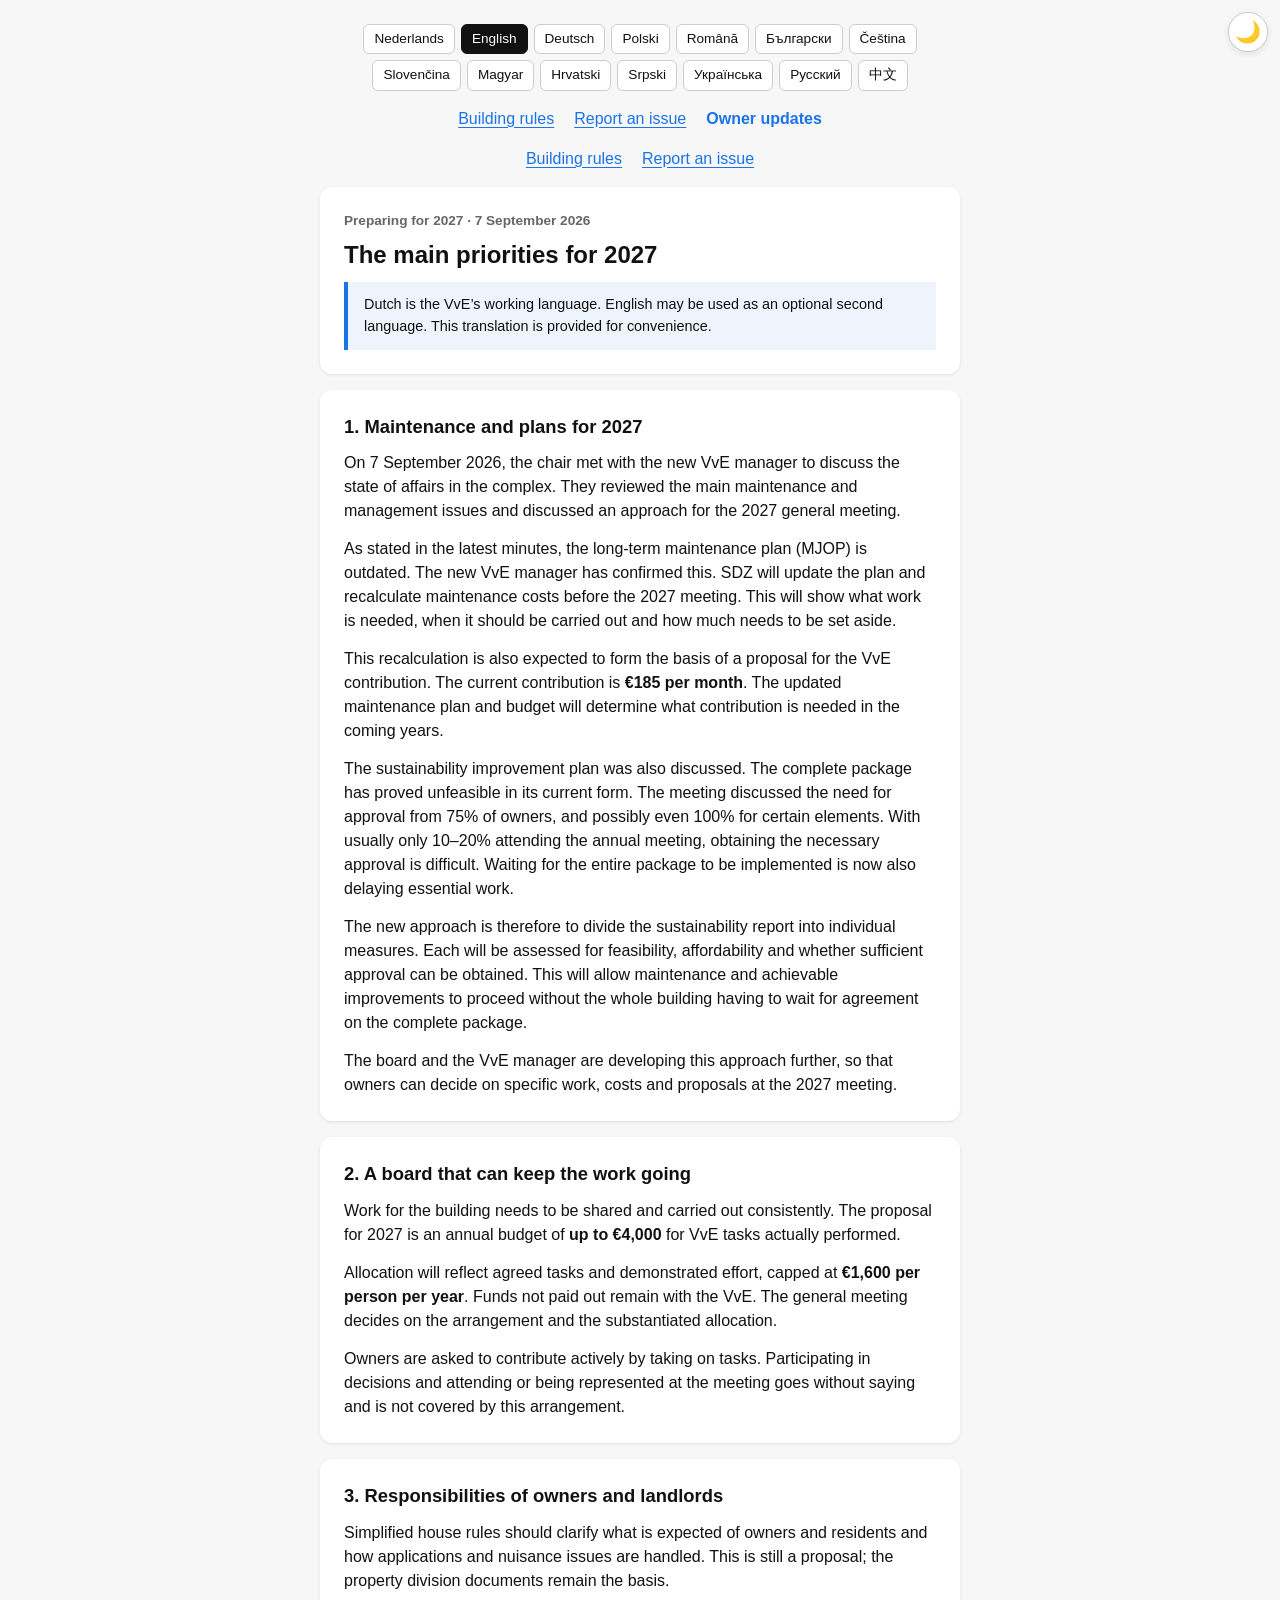
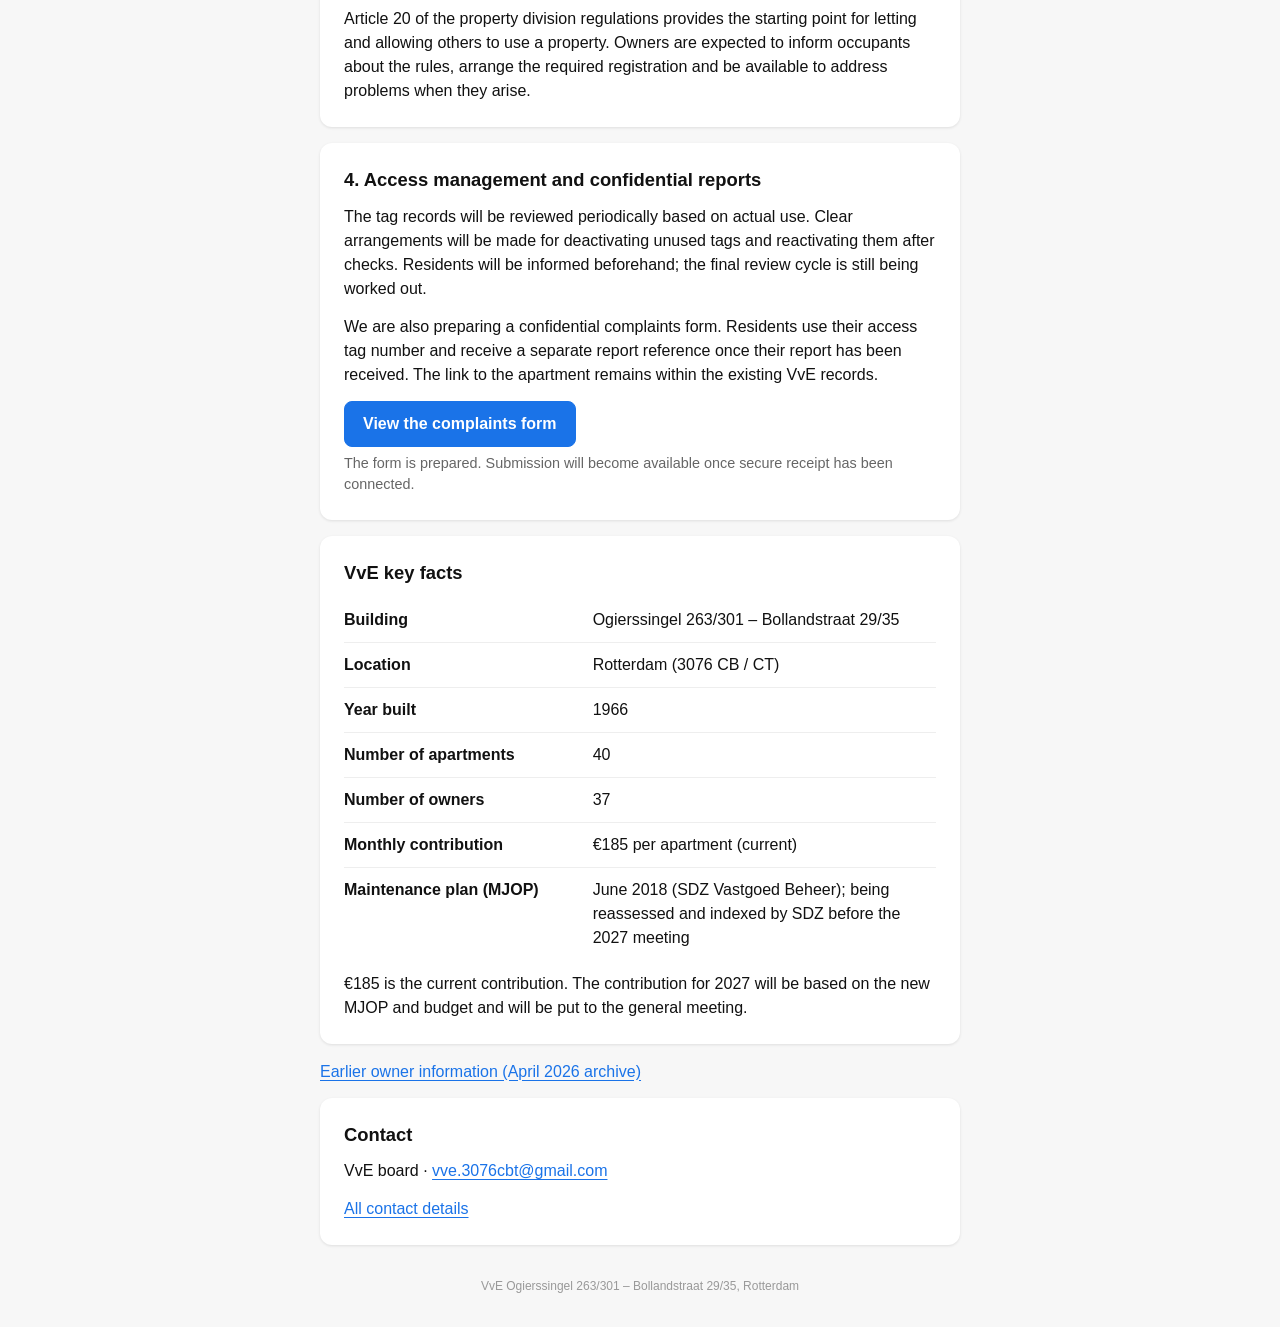
<file: eigenaren.html>
<!doctype html>
<html lang="nl">
<head>
<meta charset="utf-8">
<meta name="viewport" content="width=device-width,initial-scale=1">
<meta name="description" content="De hoofdlijnen voor 2027: onderhoud, VvE-bijdrage, bestuur, eigenaarsverantwoordelijkheid en toegangsbeheer.">
<title>De hoofdlijnen voor 2027 – VvE Ogierssingel / Bollandstraat</title>


<script src="assets/eigenaren.js?v=6265c058" defer></script>
<link rel="stylesheet" href="assets/site.css?v=0e07e276">
<script src="assets/theme.js?v=5e173022"></script>
<script src="assets/nav.js?v=115d4f9f" defer></script>
</head>
<body>
<button class="theme-toggle" id="themeToggle" aria-label="Toggle dark mode">🌙</button><main class="wrap">
<div class="lang-nav" role="group" aria-label="Taal / Language">
<button type="button" lang="nl" data-language="nl" aria-controls="owners-nl" aria-pressed="true">Nederlands</button>
<button type="button" lang="en" data-language="en" aria-controls="owners-en" aria-pressed="false">English</button>
<button type="button" lang="de" data-language="de" aria-controls="owners-de" aria-pressed="false">Deutsch</button>
<button type="button" lang="pl" data-language="pl" aria-controls="owners-pl" aria-pressed="false">Polski</button>
<button type="button" lang="ro" data-language="ro" aria-controls="owners-ro" aria-pressed="false">Română</button>
<button type="button" lang="bg" data-language="bg" aria-controls="owners-bg" aria-pressed="false">Български</button>
<button type="button" lang="cs" data-language="cs" aria-controls="owners-cs" aria-pressed="false">Čeština</button>
<button type="button" lang="sk" data-language="sk" aria-controls="owners-sk" aria-pressed="false">Slovenčina</button>
<button type="button" lang="hu" data-language="hu" aria-controls="owners-hu" aria-pressed="false">Magyar</button>
<button type="button" lang="hr" data-language="hr" aria-controls="owners-hr" aria-pressed="false">Hrvatski</button>
<button type="button" lang="sr-Latn" data-language="sr" aria-controls="owners-sr" aria-pressed="false">Srpski</button>
<button type="button" lang="uk" data-language="uk" aria-controls="owners-uk" aria-pressed="false">Українська</button>
<button type="button" lang="ru" data-language="ru" aria-controls="owners-ru" aria-pressed="false">Русский</button>
<button type="button" lang="zh-Hans" data-language="zh" aria-controls="owners-zh" aria-pressed="false">中文</button>
</div>
<nav class="page-nav" id="pageNav" data-page="owners" aria-label="Pagina"></nav>
<div id="owners-nl" lang="nl" data-content="nl">
<nav><a href="index.html">Gebouwregels</a><a href="melden.html?lang=nl">Melding doen</a></nav>
<header class="card"><span class="status">Voorbereiding 2027 · 7 september 2026</span><h1>De hoofdlijnen voor 2027</h1>
</header>
<section class="card"><h2>1. Onderhoud en plannen voor 2027</h2>
<p>Op 7 september 2026 heeft de voorzitter met de nieuwe VvE-manager gesproken over de stand van zaken in het complex. Tijdens dit overleg zijn de belangrijkste onderhouds- en beheerpunten doorgenomen en is een aanpak besproken voor de ledenvergadering van 2027.</p>
<p>Zoals ook in de laatste notulen is aangegeven, is het meerjarenonderhoudsplan (MJOP) verouderd. De nieuwe VvE-manager heeft dit bevestigd. SDZ zal het plan vóór de vergadering van 2027 actualiseren en de onderhoudskosten opnieuw berekenen. Daarmee krijgen we inzicht in welke werkzaamheden nodig zijn, wanneer die moeten plaatsvinden en hoeveel daarvoor gereserveerd moet worden.</p>
<p>Deze herberekening zal naar verwachting ook de basis worden voor een voorstel over de VvE-bijdrage. De huidige bijdrage bedraagt <strong>€185 per maand</strong>. Welke bijdrage voor de komende jaren nodig is, moet uit het bijgewerkte onderhoudsplan en de begroting blijken.</p>
<p>Ook het verduurzamingsplan is besproken. Het volledige pakket blijkt in de huidige vorm niet haalbaar. Tijdens het overleg is gesproken over benodigde instemming van 75% en voor bepaalde onderdelen mogelijk zelfs 100% van de eigenaren. Met een opkomst van doorgaans slechts 10–20% bij de jaarvergadering blijkt het moeilijk om de benodigde instemming te organiseren. Het wachten op uitvoering van het totaalpakket zorgt inmiddels ook voor uitstel van noodzakelijke werkzaamheden.</p>
<p>Daarom is de nieuwe aanpak om het verduurzamingsrapport in afzonderlijke maatregelen op te delen. Per onderdeel wordt bekeken wat uitvoerbaar en betaalbaar is en waarvoor voldoende instemming kan worden verkregen. Zo kunnen onderhoud en haalbare verbeteringen doorgaan, zonder dat het hele gebouw moet blijven wachten op overeenstemming over het volledige pakket.</p>
<p>Het bestuur en de VvE-manager werken deze aanpak verder uit, zodat eigenaren tijdens de vergadering van 2027 over concrete werkzaamheden, kosten en voorstellen kunnen beslissen.</p>
</section>
<section class="card"><h2>2. Een bestuur dat het werk kan blijven doen</h2>
<p>Het werk voor het gebouw moet structureel worden verdeeld en uitgevoerd. Voor 2027 ligt er een voorstel voor een jaarlijks budget van <strong>maximaal €4.000</strong> voor daadwerkelijk uitgevoerde VvE-taken.</p>
<p>De verdeling volgt de afgesproken taken en aantoonbare inzet, met een maximum van <strong>€1.600 per persoon per jaar</strong>. Niet-uitgekeerd geld blijft bij de VvE. De ledenvergadering beslist over de regeling en de onderbouwde verdeling.</p>
<p>Eigenaren worden gevraagd actief bij te dragen door taken op te pakken. Meebeslissen en aanwezig of vertegenwoordigd zijn bij de vergadering hoort er sowieso bij en valt niet onder deze regeling.</p>
</section>
<section class="card"><h2>3. Verantwoordelijkheid van eigenaren en verhuurders</h2>
<p>Een vereenvoudigd huishoudelijk reglement moet duidelijk maken wat van eigenaren en bewoners wordt verwacht en hoe aanvragen en overlast worden behandeld. Dit is nog een voorstel; de splitsingsstukken blijven de basis.</p>
<p>Bij verhuur en ingebruikgeving vormt artikel 20 van het splitsingsreglement het uitgangspunt. Van eigenaren wordt verwacht dat zij hun gebruikers informeren over de regels, de benodigde registratie verzorgen en aanspreekbaar zijn wanneer er problemen ontstaan.</p>
</section>
<section class="card"><h2>4. Toegangsbeheer en vertrouwelijke meldingen</h2>
<p>De tagadministratie wordt periodiek opgeschoond op werkelijk gebruik. Voor het deactiveren van ongebruikte tags en het na controle heractiveren komen duidelijke afspraken. Bewoners worden vooraf geïnformeerd; de definitieve cyclus wordt nog uitgewerkt.</p>
<p>Daarnaast bereiden we een vertrouwelijk klachtenformulier voor. Bewoners gebruiken hun toegangstagnummer en krijgen na ontvangst een apart meldingsnummer. De koppeling met de woning blijft binnen de bestaande VvE-administratie.</p>
<a class="button" href="melden.html?lang=nl">Bekijk het klachtenformulier</a>
<p class="help">Het formulier is voorbereid. Verzenden wordt beschikbaar zodra de beveiligde ontvangst is aangesloten.</p>
</section>
<section class="card"><h2 id="facts-nl">VvE-kerngegevens</h2><table class="owner-facts" aria-labelledby="facts-nl"><tbody>
<tr><th scope="row">Gebouw</th><td>Ogierssingel 263/301 – Bollandstraat 29/35</td></tr>
<tr><th scope="row">Plaats</th><td>Rotterdam (3076 CB / CT)</td></tr>
<tr><th scope="row">Bouwjaar</th><td>1966</td></tr>
<tr><th scope="row">Aantal appartementen</th><td>40</td></tr>
<tr><th scope="row">Aantal eigenaren</th><td>37</td></tr>
<tr><th scope="row">Maandelijkse bijdrage</th><td>€185 per woning (huidig)</td></tr>
<tr><th scope="row">MJOP</th><td>Juni 2018 (SDZ Vastgoed Beheer); wordt door SDZ herbeoordeeld en geïndexeerd vóór de vergadering van 2027</td></tr>
</tbody></table><p>De bijdrage van €185 is de huidige situatie. De bijdrage voor 2027 volgt uit het nieuwe MJOP en de begroting en wordt aan de ledenvergadering voorgelegd.</p></section>
<p><a href="archief/eigenaren-april-2026.html">Eerdere eigenareninformatie (archief april 2026)</a></p>
<section class="card"><h2>Contact</h2><p class="contact">VvE-bestuur · <a href="mailto:vve.3076cbt@gmail.com">vve.3076cbt@gmail.com</a></p><p><a href="index.html">Alle contactgegevens / All contacts / 所有联系方式</a></p></section>
</div>
<div id="owners-en" lang="en" data-content="en" hidden>
<nav><a href="index.html">Building rules</a><a href="melden.html?lang=en">Report an issue</a></nav>
<header class="card"><span class="status">Preparing for 2027 · 7 September 2026</span><h1>The main priorities for 2027</h1>
<p class="notice language-notice">Dutch is the VvE’s working language. English may be used as an optional second language. This translation is provided for convenience.</p>
</header>
<section class="card"><h2>1. Maintenance and plans for 2027</h2>
<p>On 7 September 2026, the chair met with the new VvE manager to discuss the state of affairs in the complex. They reviewed the main maintenance and management issues and discussed an approach for the 2027 general meeting.</p>
<p>As stated in the latest minutes, the long-term maintenance plan (MJOP) is outdated. The new VvE manager has confirmed this. SDZ will update the plan and recalculate maintenance costs before the 2027 meeting. This will show what work is needed, when it should be carried out and how much needs to be set aside.</p>
<p>This recalculation is also expected to form the basis of a proposal for the VvE contribution. The current contribution is <strong>€185 per month</strong>. The updated maintenance plan and budget will determine what contribution is needed in the coming years.</p>
<p>The sustainability improvement plan was also discussed. The complete package has proved unfeasible in its current form. The meeting discussed the need for approval from 75% of owners, and possibly even 100% for certain elements. With usually only 10–20% attending the annual meeting, obtaining the necessary approval is difficult. Waiting for the entire package to be implemented is now also delaying essential work.</p>
<p>The new approach is therefore to divide the sustainability report into individual measures. Each will be assessed for feasibility, affordability and whether sufficient approval can be obtained. This will allow maintenance and achievable improvements to proceed without the whole building having to wait for agreement on the complete package.</p>
<p>The board and the VvE manager are developing this approach further, so that owners can decide on specific work, costs and proposals at the 2027 meeting.</p>
</section>
<section class="card"><h2>2. A board that can keep the work going</h2>
<p>Work for the building needs to be shared and carried out consistently. The proposal for 2027 is an annual budget of <strong>up to €4,000</strong> for VvE tasks actually performed.</p>
<p>Allocation will reflect agreed tasks and demonstrated effort, capped at <strong>€1,600 per person per year</strong>. Funds not paid out remain with the VvE. The general meeting decides on the arrangement and the substantiated allocation.</p>
<p>Owners are asked to contribute actively by taking on tasks. Participating in decisions and attending or being represented at the meeting goes without saying and is not covered by this arrangement.</p>
</section>
<section class="card"><h2>3. Responsibilities of owners and landlords</h2>
<p>Simplified house rules should clarify what is expected of owners and residents and how applications and nuisance issues are handled. This is still a proposal; the property division documents remain the basis.</p>
<p>Article 20 of the property division regulations provides the starting point for letting and allowing others to use a property. Owners are expected to inform occupants about the rules, arrange the required registration and be available to address problems when they arise.</p>
</section>
<section class="card"><h2>4. Access management and confidential reports</h2>
<p>The tag records will be reviewed periodically based on actual use. Clear arrangements will be made for deactivating unused tags and reactivating them after checks. Residents will be informed beforehand; the final review cycle is still being worked out.</p>
<p>We are also preparing a confidential complaints form. Residents use their access tag number and receive a separate report reference once their report has been received. The link to the apartment remains within the existing VvE records.</p>
<a class="button" href="melden.html?lang=en">View the complaints form</a>
<p class="help">The form is prepared. Submission will become available once secure receipt has been connected.</p>
</section>
<section class="card"><h2 id="facts-en">VvE key facts</h2><table class="owner-facts" aria-labelledby="facts-en"><tbody>
<tr><th scope="row">Building</th><td>Ogierssingel 263/301 – Bollandstraat 29/35</td></tr>
<tr><th scope="row">Location</th><td>Rotterdam (3076 CB / CT)</td></tr>
<tr><th scope="row">Year built</th><td>1966</td></tr>
<tr><th scope="row">Number of apartments</th><td>40</td></tr>
<tr><th scope="row">Number of owners</th><td>37</td></tr>
<tr><th scope="row">Monthly contribution</th><td>€185 per apartment (current)</td></tr>
<tr><th scope="row">Maintenance plan (MJOP)</th><td>June 2018 (SDZ Vastgoed Beheer); being reassessed and indexed by SDZ before the 2027 meeting</td></tr>
</tbody></table><p>€185 is the current contribution. The contribution for 2027 will be based on the new MJOP and budget and will be put to the general meeting.</p></section>
<p><a href="archief/eigenaren-april-2026.html">Earlier owner information (April 2026 archive)</a></p>
<section class="card"><h2>Contact</h2><p class="contact">VvE board · <a href="mailto:vve.3076cbt@gmail.com">vve.3076cbt@gmail.com</a></p><p><a href="index.html">All contact details</a></p></section>
</div>
<div id="owners-de" lang="de" data-content="de" hidden>
<nav><a href="index.html">Hausregeln</a><a href="melden.html?lang=en">Problem melden <span lang="en">(English)</span></a></nav>
<header class="card"><span class="status">Vorbereitung auf 2027 · 7. September 2026</span><h1>Die Schwerpunkte für 2027</h1>
<p class="notice language-notice">Niederländisch ist die Arbeitssprache der VvE. Englisch kann optional als zweite Sprache verwendet werden. Diese Übersetzung dient als Hilfestellung.</p>
</header>
<section class="card"><h2>1. Instandhaltung und Pläne für 2027</h2>
<p>Am 7. September 2026 hat der Vorsitzende mit dem neuen VvE-Verwalter über die Situation in der Wohnanlage gesprochen. Dabei wurden die wichtigsten Instandhaltungs- und Verwaltungsfragen durchgegangen und das Vorgehen für die Eigentümerversammlung 2027 besprochen.</p>
<p>Wie bereits im letzten Protokoll angegeben, ist der mehrjährige Instandhaltungsplan (MJOP) veraltet. Der neue VvE-Verwalter hat dies bestätigt. SDZ wird den Plan vor der Versammlung 2027 aktualisieren und die Instandhaltungskosten neu berechnen. So wird deutlich, welche Arbeiten erforderlich sind, wann sie ausgeführt werden müssen und wie viel dafür zurückgelegt werden muss.</p>
<p>Diese Neuberechnung wird voraussichtlich auch die Grundlage für einen Vorschlag zum VvE-Beitrag bilden. Der aktuelle Beitrag beträgt <strong>185 € pro Monat</strong>. Welcher Beitrag in den kommenden Jahren erforderlich ist, muss sich aus dem aktualisierten Instandhaltungsplan und dem Haushaltsplan ergeben.</p>
<p>Auch der Plan zur energetischen Modernisierung wurde besprochen. Das Gesamtpaket erweist sich in seiner derzeitigen Form als nicht umsetzbar. Im Gespräch ging es um eine erforderliche Zustimmung von 75% und bei bestimmten Teilen möglicherweise sogar 100% der Eigentümer. Da in der Regel nur 10–20% an der Jahresversammlung teilnehmen, ist es schwierig, die erforderliche Zustimmung zu erreichen. Das Warten auf die Umsetzung des Gesamtpakets führt inzwischen auch dazu, dass notwendige Arbeiten aufgeschoben werden.</p>
<p>Der neue Ansatz besteht deshalb darin, den Modernisierungsbericht in einzelne Maßnahmen aufzuteilen. Für jeden Teil wird geprüft, was durchführbar und finanzierbar ist und wofür sich genügend Zustimmung erreichen lässt. So können Instandhaltung und machbare Verbesserungen vorankommen, ohne dass das gesamte Gebäude auf eine Einigung über das vollständige Paket warten muss.</p>
<p>Der Vorstand und der VvE-Verwalter arbeiten diesen Ansatz weiter aus, damit die Eigentümer bei der Versammlung 2027 über konkrete Arbeiten, Kosten und Vorschläge entscheiden können.</p>
</section>
<section class="card"><h2>2. Ein Vorstand, der die Arbeit dauerhaft leisten kann</h2>
<p>Die Arbeit für das Gebäude muss dauerhaft verteilt und ausgeführt werden. Für 2027 liegt ein Vorschlag für ein Jahresbudget von <strong>höchstens 4.000 €</strong> für tatsächlich ausgeführte VvE-Aufgaben vor.</p>
<p>Die Verteilung richtet sich nach den vereinbarten Aufgaben und dem nachgewiesenen Einsatz, mit einer Obergrenze von <strong>1.600 € pro Person und Jahr</strong>. Nicht ausgezahltes Geld verbleibt bei der VvE. Die Eigentümerversammlung entscheidet über die Regelung und die begründete Verteilung.</p>
<p>Die Eigentümer werden gebeten, sich aktiv einzubringen, indem sie Aufgaben übernehmen. Mitzuentscheiden und an der Versammlung teilzunehmen oder sich vertreten zu lassen, versteht sich von selbst und fällt nicht unter diese Regelung.</p>
</section>
<section class="card"><h2>3. Verantwortung von Eigentümern und Vermietern</h2>
<p>Eine vereinfachte Hausordnung soll verdeutlichen, was von Eigentümern und Bewohnern erwartet wird und wie Anträge und Belästigungen behandelt werden. Dies ist noch ein Vorschlag; die Teilungsunterlagen bleiben die Grundlage.</p>
<p>Bei Vermietung und Gebrauchsüberlassung bildet Artikel 20 der Teilungsordnung den Ausgangspunkt. Von den Eigentümern wird erwartet, dass sie die Nutzer über die Regeln informieren, die erforderliche Registrierung veranlassen und bei Problemen ansprechbar sind.</p>
</section>
<section class="card"><h2>4. Zugangskontrolle und vertrauliche Meldungen</h2>
<p>Die Tag-Verwaltung wird regelmäßig anhand der tatsächlichen Nutzung bereinigt. Für das Deaktivieren ungenutzter Zugangstags und das Reaktivieren nach einer Prüfung werden klare Regelungen getroffen. Die Bewohner werden vorher informiert; der endgültige Rhythmus wird noch ausgearbeitet.</p>
<p>Außerdem bereiten wir ein vertrauliches Beschwerdeformular vor. Bewohner verwenden die Nummer ihres Zugangstags und erhalten nach Eingang eine separate Meldungsnummer. Die Zuordnung zur Wohnung verbleibt in der bestehenden VvE-Verwaltung.</p>
<a class="button" href="melden.html?lang=en">Beschwerdeformular ansehen <span lang="en">(English)</span></a>
<p class="help">Das Formular ist vorbereitet. Das Absenden wird möglich, sobald die sichere Annahme angeschlossen ist.</p>
</section>
<section class="card"><h2 id="facts-de">VvE-Kerndaten</h2><table class="owner-facts" aria-labelledby="facts-de"><tbody>
<tr><th scope="row">Gebäude</th><td>Ogierssingel 263/301 – Bollandstraat 29/35</td></tr>
<tr><th scope="row">Ort</th><td>Rotterdam (3076 CB / CT)</td></tr>
<tr><th scope="row">Baujahr</th><td>1966</td></tr>
<tr><th scope="row">Anzahl der Wohnungen</th><td>40</td></tr>
<tr><th scope="row">Anzahl der Eigentümer</th><td>37</td></tr>
<tr><th scope="row">Monatlicher Beitrag</th><td>185 € pro Wohnung (aktuell)</td></tr>
<tr><th scope="row">Instandhaltungsplan (MJOP)</th><td>Juni 2018 (SDZ Vastgoed Beheer); wird von SDZ vor der Versammlung 2027 neu bewertet und indexiert</td></tr>
</tbody></table><p>185 € ist der aktuelle Beitrag. Der Beitrag für 2027 ergibt sich aus dem neuen MJOP und dem Haushaltsplan und wird der Eigentümerversammlung vorgelegt.</p></section>
<p><a href="archief/eigenaren-april-2026.html">Frühere Eigentümerinformationen (Archiv April 2026) <span lang="en">(NL / EN / 中文)</span></a></p>
<section class="card"><h2>Kontakt</h2><p class="contact">VvE-Vorstand · <a href="mailto:vve.3076cbt@gmail.com">vve.3076cbt@gmail.com</a></p><p><a href="index.html">Alle Kontaktdaten</a></p></section>
</div>
<div id="owners-pl" lang="pl" data-content="pl" hidden>
<nav><a href="index.html">Zasady obowiązujące w budynku</a><a href="melden.html?lang=en">Zgłoś problem <span lang="en">(English)</span></a></nav>
<header class="card"><span class="status">Przygotowania do 2027 roku · 7 września 2026</span><h1>Główne kierunki na 2027 rok</h1>
<p class="notice language-notice">Językiem roboczym VvE jest niderlandzki. Angielski może być używany opcjonalnie jako drugi język. To tłumaczenie ma charakter pomocniczy.</p>
</header>
<section class="card"><h2>1. Utrzymanie budynku i plany na 2027 rok</h2>
<p>7 września 2026 roku przewodniczący spotkał się z nowym zarządcą VvE, aby omówić sytuację w budynku. Podczas spotkania przeanalizowano najważniejsze kwestie utrzymania i zarządzania oraz omówiono podejście do zebrania właścicieli w 2027 roku.</p>
<p>Jak wskazano również w ostatnim protokole, wieloletni plan utrzymania budynku (MJOP) jest nieaktualny. Nowy zarządca VvE to potwierdził. SDZ zaktualizuje plan i ponownie obliczy koszty utrzymania przed zebraniem w 2027 roku. Dzięki temu będzie wiadomo, jakie prace są potrzebne, kiedy należy je wykonać i ile środków trzeba na nie zarezerwować.</p>
<p>Oczekuje się, że te nowe obliczenia będą również podstawą propozycji dotyczącej składki VvE. Obecna składka wynosi <strong>185 € miesięcznie</strong>. Wysokość składki potrzebnej w kolejnych latach będzie wynikać ze zaktualizowanego planu utrzymania i budżetu.</p>
<p>Omówiono również plan modernizacji proekologicznej. Cały pakiet w obecnej formie okazuje się niewykonalny. Podczas spotkania mówiono o konieczności uzyskania zgody 75% właścicieli, a w przypadku niektórych elementów być może nawet 100%. Przy frekwencji wynoszącej zwykle tylko 10–20% na dorocznym zebraniu trudno uzyskać wymaganą zgodę. Oczekiwanie na realizację całego pakietu powoduje już także odkładanie niezbędnych prac.</p>
<p>Dlatego nowe podejście polega na podzieleniu raportu dotyczącego modernizacji na poszczególne działania. Dla każdego z nich zostanie ocenione, co jest wykonalne, na co można sobie pozwolić i dla czego można uzyskać wystarczającą zgodę. Pozwoli to prowadzić prace utrzymaniowe i możliwe do wykonania ulepszenia bez czekania całego budynku na porozumienie w sprawie pełnego pakietu.</p>
<p>Zarząd i zarządca VvE dalej opracowują to podejście, aby właściciele mogli na zebraniu w 2027 roku zdecydować o konkretnych pracach, kosztach i propozycjach.</p>
</section>
<section class="card"><h2>2. Zarząd, który może nadal wykonywać swoją pracę</h2>
<p>Prace na rzecz budynku muszą być trwale podzielone i realizowane. Na 2027 rok przedstawiono propozycję rocznego budżetu w wysokości <strong>maksymalnie 4 000 €</strong> na faktycznie wykonane zadania VvE.</p>
<p>Podział środków będzie zależał od uzgodnionych zadań i udokumentowanego zaangażowania, z limitem <strong>1 600 € na osobę rocznie</strong>. Niewypłacone pieniądze pozostają w VvE. Zebranie właścicieli decyduje o zasadach i uzasadnionym podziale środków.</p>
<p>Właściciele są proszeni o aktywny udział poprzez podejmowanie zadań. Współdecydowanie oraz obecność na zebraniu lub zapewnienie swojego przedstawiciela są oczywistością i nie są objęte tym wynagrodzeniem.</p>
</section>
<section class="card"><h2>3. Odpowiedzialność właścicieli i wynajmujących</h2>
<p>Uproszczony regulamin porządkowy ma wyjaśnić, czego oczekuje się od właścicieli i mieszkańców oraz jak rozpatrywane są wnioski i uciążliwości. Jest to nadal propozycja; podstawą pozostają dokumenty podziału nieruchomości.</p>
<p>Przy wynajmie i udostępnianiu lokalu innym osobom punktem wyjścia jest artykuł 20 regulaminu podziału nieruchomości. Od właścicieli oczekuje się informowania użytkowników o zasadach, zapewnienia wymaganej rejestracji i dostępności w razie problemów.</p>
</section>
<section class="card"><h2>4. Zarządzanie dostępem i poufne zgłoszenia</h2>
<p>Ewidencja identyfikatorów dostępu będzie okresowo porządkowana na podstawie rzeczywistego użycia. Zostaną ustalone jasne zasady dezaktywowania nieużywanych identyfikatorów i ich ponownego aktywowania po kontroli. Mieszkańcy zostaną wcześniej poinformowani; ostateczny cykl jest jeszcze opracowywany.</p>
<p>Przygotowujemy również poufny formularz skarg. Mieszkańcy podają numer swojego identyfikatora dostępu, a po otrzymaniu zgłoszenia system nadaje oddzielny numer zgłoszenia. Powiązanie z mieszkaniem pozostaje w istniejącej ewidencji VvE.</p>
<a class="button" href="melden.html?lang=en">Zobacz formularz skarg <span lang="en">(English)</span></a>
<p class="help">Formularz jest przygotowany. Wysyłanie będzie dostępne po podłączeniu bezpiecznego odbioru zgłoszeń.</p>
</section>
<section class="card"><h2 id="facts-pl">Podstawowe informacje o VvE</h2><table class="owner-facts" aria-labelledby="facts-pl"><tbody>
<tr><th scope="row">Budynek</th><td>Ogierssingel 263/301 – Bollandstraat 29/35</td></tr>
<tr><th scope="row">Miejscowość</th><td>Rotterdam (3076 CB / CT)</td></tr>
<tr><th scope="row">Rok budowy</th><td>1966</td></tr>
<tr><th scope="row">Liczba mieszkań</th><td>40</td></tr>
<tr><th scope="row">Liczba właścicieli</th><td>37</td></tr>
<tr><th scope="row">Miesięczna składka</th><td>185 € za mieszkanie (obecnie)</td></tr>
<tr><th scope="row">Plan utrzymania (MJOP)</th><td>Czerwiec 2018 (SDZ Vastgoed Beheer); zostanie ponownie oceniony i zindeksowany przez SDZ przed zebraniem w 2027 roku</td></tr>
</tbody></table><p>185 € to obecna składka. Składka na 2027 rok będzie wynikać z nowego MJOP i budżetu oraz zostanie przedstawiona zebraniu właścicieli.</p></section>
<p><a href="archief/eigenaren-april-2026.html">Wcześniejsze informacje dla właścicieli (archiwum z kwietnia 2026) <span lang="en">(NL / EN / 中文)</span></a></p>
<section class="card"><h2>Kontakt</h2><p class="contact">Zarząd VvE · <a href="mailto:vve.3076cbt@gmail.com">vve.3076cbt@gmail.com</a></p><p><a href="index.html">Wszystkie dane kontaktowe</a></p></section>
</div>
<div id="owners-ro" lang="ro" data-content="ro" hidden>
<nav><a href="index.html">Regulile clădirii</a><a href="melden.html?lang=en">Raportează o problemă <span lang="en">(English)</span></a></nav>
<header class="card"><span class="status">Pregătiri pentru 2027 · 7 septembrie 2026</span><h1>Principalele direcții pentru 2027</h1>
<p class="notice language-notice">Limba de lucru a VvE este neerlandeza. Engleza poate fi folosită opțional ca a doua limbă. Această traducere este oferită ca ajutor.</p>
</header>
<section class="card"><h2>1. Întreținerea și planurile pentru 2027</h2>
<p>La 7 septembrie 2026, președintele a discutat cu noul administrator VvE despre situația complexului. În cadrul întâlnirii au fost analizate principalele aspecte de întreținere și administrare și a fost discutată o abordare pentru adunarea proprietarilor din 2027.</p>
<p>Așa cum s-a menționat și în ultimul proces-verbal, planul multianual de întreținere (MJOP) este învechit. Noul administrator VvE a confirmat acest lucru. SDZ va actualiza planul și va recalcula costurile de întreținere înainte de adunarea din 2027. Astfel vom afla ce lucrări sunt necesare, când trebuie realizate și ce sume trebuie rezervate.</p>
<p>Se preconizează că această recalculare va sta și la baza unei propuneri privind contribuția VvE. Contribuția actuală este de <strong>185 € pe lună</strong>. Planul de întreținere actualizat și bugetul vor arăta ce contribuție va fi necesară în anii următori.</p>
<p>A fost discutat și planul de modernizare sustenabilă. Pachetul complet se dovedește nerealizabil în forma actuală. În cadrul întâlnirii s-a discutat despre necesitatea acordului a 75% dintre proprietari, iar pentru anumite componente posibil chiar 100%. Cu o participare de obicei de numai 10–20% la adunarea anuală, este dificil să se obțină acordul necesar. Așteptarea realizării întregului pachet duce deja și la amânarea unor lucrări necesare.</p>
<p>Noua abordare este, prin urmare, împărțirea raportului de modernizare în măsuri separate. Pentru fiecare componentă se va analiza ce este realizabil, ce poate fi finanțat și pentru ce se poate obține suficient acord. Astfel, întreținerea și îmbunătățirile fezabile pot continua fără ca întreaga clădire să aștepte un acord asupra pachetului complet.</p>
<p>Comitetul de conducere și administratorul VvE dezvoltă în continuare această abordare, astfel încât proprietarii să poată decide la adunarea din 2027 asupra unor lucrări, costuri și propuneri concrete.</p>
</section>
<section class="card"><h2>2. Un comitet care își poate continua activitatea</h2>
<p>Munca pentru clădire trebuie împărțită și realizată în mod constant. Pentru 2027 există o propunere de buget anual de <strong>maximum 4.000 €</strong> pentru sarcinile VvE efectiv îndeplinite.</p>
<p>Repartizarea va ține cont de sarcinile convenite și de implicarea dovedită, cu un plafon de <strong>1.600 € de persoană pe an</strong>. Banii neplătiți rămân la VvE. Adunarea proprietarilor decide asupra regulilor și a repartizării justificate.</p>
<p>Proprietarii sunt rugați să contribuie activ prin preluarea de sarcini. Participarea la decizii și prezența sau reprezentarea la adunare sunt de la sine înțelese și nu intră sub incidența acestei reglementări.</p>
</section>
<section class="card"><h2>3. Responsabilitatea proprietarilor și a celor care închiriază locuințele</h2>
<p>Un regulament de ordine interioară simplificat trebuie să clarifice ce se așteaptă de la proprietari și locatari și cum sunt tratate cererile și problemele de deranj. Acesta este încă o propunere; documentele de împărțire a proprietății rămân baza.</p>
<p>Pentru închiriere și darea în folosință, punctul de plecare este articolul 20 din regulamentul de împărțire a proprietății. Se așteaptă ca proprietarii să informeze utilizatorii despre reguli, să asigure înregistrarea necesară și să poată fi contactați când apar probleme.</p>
</section>
<section class="card"><h2>4. Gestionarea accesului și sesizări confidențiale</h2>
<p>Evidența tagurilor de acces va fi revizuită periodic pe baza utilizării efective. Vor exista reguli clare pentru dezactivarea tagurilor neutilizate și reactivarea lor după verificare. Locatarii vor fi informați în prealabil; periodicitatea finală este încă în curs de stabilire.</p>
<p>Pregătim și un formular confidențial pentru reclamații. Locatarii folosesc numărul tagului de acces și primesc un număr separat de sesizare după primirea acesteia. Legătura cu apartamentul rămâne în evidențele VvE existente.</p>
<a class="button" href="melden.html?lang=en">Vezi formularul de reclamații <span lang="en">(English)</span></a>
<p class="help">Formularul este pregătit. Trimiterea va fi disponibilă după conectarea serviciului de primire securizată.</p>
</section>
<section class="card"><h2 id="facts-ro">Date esențiale despre VvE</h2><table class="owner-facts" aria-labelledby="facts-ro"><tbody>
<tr><th scope="row">Clădire</th><td>Ogierssingel 263/301 – Bollandstraat 29/35</td></tr>
<tr><th scope="row">Localitate</th><td>Rotterdam (3076 CB / CT)</td></tr>
<tr><th scope="row">Anul construcției</th><td>1966</td></tr>
<tr><th scope="row">Număr de apartamente</th><td>40</td></tr>
<tr><th scope="row">Număr de proprietari</th><td>37</td></tr>
<tr><th scope="row">Contribuție lunară</th><td>185 € pe apartament (în prezent)</td></tr>
<tr><th scope="row">Plan de întreținere (MJOP)</th><td>Iunie 2018 (SDZ Vastgoed Beheer); va fi reevaluat și indexat de SDZ înainte de adunarea din 2027</td></tr>
</tbody></table><p>185 € este contribuția actuală. Contribuția pentru 2027 va rezulta din noul MJOP și din buget și va fi prezentată adunării proprietarilor.</p></section>
<p><a href="archief/eigenaren-april-2026.html">Informații anterioare pentru proprietari (arhiva din aprilie 2026) <span lang="en">(NL / EN / 中文)</span></a></p>
<section class="card"><h2>Contact</h2><p class="contact">Comitetul VvE · <a href="mailto:vve.3076cbt@gmail.com">vve.3076cbt@gmail.com</a></p><p><a href="index.html">Toate datele de contact</a></p></section>
</div>
<div id="owners-bg" lang="bg" data-content="bg" hidden>
<nav><a href="index.html">Правила на сградата</a><a href="melden.html?lang=en">Подайте сигнал <span lang="en">(English)</span></a></nav>
<header class="card"><span class="status">Подготовка за 2027 г. · 7 септември 2026 г.</span><h1>Основните насоки за 2027 г.</h1>
<p class="notice language-notice">Работният език на VvE е нидерландски. Английският може да се използва по избор като втори език. Този превод е предоставен за улеснение.</p>
</header>
<section class="card"><h2>1. Поддръжка и планове за 2027 г.</h2>
<p>На 7 септември 2026 г. председателят разговаря с новия управител на VvE за състоянието на комплекса. На срещата бяха разгледани основните въпроси на поддръжката и управлението и беше обсъден подходът за общото събрание през 2027 г.</p>
<p>Както е посочено и в последния протокол, многогодишният план за поддръжка (MJOP) е остарял. Новият управител на VvE потвърди това. SDZ ще актуализира плана и ще преизчисли разходите за поддръжка преди събранието през 2027 г. Така ще стане ясно какви работи са необходими, кога трябва да се извършат и колко средства трябва да бъдат заделени за тях.</p>
<p>Очаква се това преизчисляване да стане и основа за предложение относно вноската към VvE. Настоящата вноска е <strong>185 € на месец</strong>. Актуализираният план за поддръжка и бюджетът трябва да покажат каква вноска ще е необходима през следващите години.</p>
<p>Беше обсъден и планът за устойчиво обновяване. Целият пакет се оказва неизпълним в сегашния си вид. На срещата беше обсъдена необходимостта от съгласие на 75% от собствениците, а за определени части — вероятно дори на 100%. При обичайно участие от едва 10–20% в годишното събрание е трудно да се осигури необходимото съгласие. Изчакването на изпълнението на целия пакет вече води и до отлагане на необходими работи.</p>
<p>Затова новият подход е докладът за обновяването да бъде разделен на отделни мерки. За всяка част ще се преценява какво е изпълнимо, финансово достъпно и за какво може да бъде получено достатъчно съгласие. Така поддръжката и осъществимите подобрения могат да продължат, без цялата сграда да чака споразумение за пълния пакет.</p>
<p>Управителният съвет и управителят на VvE доразработват този подход, така че на събранието през 2027 г. собствениците да могат да вземат решения за конкретни работи, разходи и предложения.</p>
</section>
<section class="card"><h2>2. Управителен съвет, който може да продължи работата</h2>
<p>Работата за сградата трябва да се разпределя и извършва устойчиво във времето. За 2027 г. има предложение за годишен бюджет от <strong>най-много 4 000 €</strong> за действително изпълнени задачи на VvE.</p>
<p>Разпределението ще следва договорените задачи и доказания принос, с максимум <strong>1 600 € на човек годишно</strong>. Неизплатените средства остават във VvE. Общото събрание решава за правилата и обоснованото разпределение.</p>
<p>Собствениците са приканени да участват активно, като поемат задачи. Участието във вземането на решения и присъствието или представителството на събранието се разбират от само себе си и не попадат в обхвата на това възнаграждение.</p>
</section>
<section class="card"><h2>3. Отговорност на собствениците и наемодателите</h2>
<p>Опростен правилник за вътрешния ред трябва да изясни какво се очаква от собствениците и живущите и как се разглеждат заявленията и проблемите с безпокойството. Това все още е предложение; документите за разделяне на собствеността остават основата.</p>
<p>При отдаване под наем и предоставяне за ползване отправната точка е член 20 от правилника за разделяне на собствеността. От собствениците се очаква да информират ползвателите за правилата, да осигурят необходимата регистрация и да бъдат на разположение при възникване на проблеми.</p>
</section>
<section class="card"><h2>4. Управление на достъпа и поверителни сигнали</h2>
<p>Регистърът на чиповете за достъп ще се актуализира периодично според реалното им използване. Ще бъдат установени ясни правила за деактивиране на неизползваните чипове и повторното им активиране след проверка. Живущите ще бъдат уведомявани предварително; окончателният цикъл все още се уточнява.</p>
<p>Подготвяме и поверителен формуляр за жалби. Живущите използват номера на своя чип за достъп и след получаване на сигнала получават отделен номер на сигнала. Връзката с жилището остава в съществуващата документация на VvE.</p>
<a class="button" href="melden.html?lang=en">Вижте формуляра за жалби <span lang="en">(English)</span></a>
<p class="help">Формулярът е подготвен. Изпращането ще стане достъпно, когато бъде свързана защитената услуга за получаване.</p>
</section>
<section class="card"><h2 id="facts-bg">Основни данни за VvE</h2><table class="owner-facts" aria-labelledby="facts-bg"><tbody>
<tr><th scope="row">Сграда</th><td>Ogierssingel 263/301 – Bollandstraat 29/35</td></tr>
<tr><th scope="row">Населено място</th><td>Rotterdam (3076 CB / CT)</td></tr>
<tr><th scope="row">Година на построяване</th><td>1966</td></tr>
<tr><th scope="row">Брой апартаменти</th><td>40</td></tr>
<tr><th scope="row">Брой собственици</th><td>37</td></tr>
<tr><th scope="row">Месечна вноска</th><td>185 € на жилище (понастоящем)</td></tr>
<tr><th scope="row">План за поддръжка (MJOP)</th><td>Юни 2018 г. (SDZ Vastgoed Beheer); ще бъде преоценен и индексиран от SDZ преди събранието през 2027 г.</td></tr>
</tbody></table><p>185 € е настоящата вноска. Вноската за 2027 г. ще се основава на новия MJOP и бюджета и ще бъде предложена на общото събрание.</p></section>
<p><a href="archief/eigenaren-april-2026.html">Предишна информация за собствениците (архив от април 2026 г.) <span lang="en">(NL / EN / 中文)</span></a></p>
<section class="card"><h2>Контакт</h2><p class="contact">Управителен съвет на VvE · <a href="mailto:vve.3076cbt@gmail.com">vve.3076cbt@gmail.com</a></p><p><a href="index.html">Всички данни за контакт</a></p></section>
</div>
<div id="owners-cs" lang="cs" data-content="cs" hidden>
<nav><a href="index.html">Pravidla domu</a><a href="melden.html?lang=en">Nahlásit problém <span lang="en">(English)</span></a></nav>
<header class="card"><span class="status">Příprava na rok 2027 · 7. září 2026</span><h1>Hlavní směry pro rok 2027</h1>
<p class="notice language-notice">Pracovním jazykem VvE je nizozemština. Angličtinu lze volitelně používat jako druhý jazyk. Tento překlad slouží jako pomůcka.</p>
</header>
<section class="card"><h2>1. Údržba a plány na rok 2027</h2>
<p>Dne 7. září 2026 předseda jednal s novým správcem VvE o situaci v domě. Během jednání prošli hlavní otázky údržby a správy a prodiskutovali postup pro shromáždění vlastníků v roce 2027.</p>
<p>Jak je uvedeno i v posledním zápisu, víceletý plán údržby (MJOP) je zastaralý. Nový správce VvE to potvrdil. SDZ plán před shromážděním v roce 2027 aktualizuje a znovu vypočítá náklady na údržbu. Získáme tak přehled o tom, jaké práce jsou potřebné, kdy je nutné je provést a kolik na ně musíme vyčlenit.</p>
<p>Očekává se, že tento přepočet bude také základem návrhu příspěvku VvE. Současný příspěvek činí <strong>185 € měsíčně</strong>. Z aktualizovaného plánu údržby a rozpočtu musí vyplynout, jaký příspěvek bude potřebný v příštích letech.</p>
<p>Projednán byl i plán udržitelné modernizace. Celý soubor opatření se v současné podobě ukazuje jako neproveditelný. Na jednání se hovořilo o potřebném souhlasu 75% vlastníků a u některých částí možná dokonce 100%. Při obvyklé účasti pouze 10–20% na výročním shromáždění je obtížné potřebný souhlas zajistit. Čekání na realizaci celého souboru opatření již vede i k odkládání nezbytných prací.</p>
<p>Nový přístup proto spočívá v rozdělení zprávy o modernizaci na jednotlivá opatření. U každého se posoudí, co je proveditelné a finančně dostupné a pro co lze získat dostatečný souhlas. Údržba a uskutečnitelná zlepšení tak mohou pokračovat, aniž by celý dům musel čekat na shodu ohledně kompletního souboru opatření.</p>
<p>Výbor a správce VvE tento přístup dále rozpracovávají, aby vlastníci mohli na shromáždění v roce 2027 rozhodovat o konkrétních pracích, nákladech a návrzích.</p>
</section>
<section class="card"><h2>2. Výbor, který může dlouhodobě zajišťovat práci</h2>
<p>Práce pro dům je třeba soustavně rozdělovat a vykonávat. Pro rok 2027 existuje návrh ročního rozpočtu ve výši <strong>nejvýše 4 000 €</strong> na skutečně provedené úkoly VvE.</p>
<p>Rozdělení bude vycházet z dohodnutých úkolů a prokazatelného zapojení, s limitem <strong>1 600 € na osobu za rok</strong>. Nevyplacené peníze zůstávají VvE. O pravidlech a odůvodněném rozdělení rozhodne shromáždění vlastníků.</p>
<p>Vlastníci jsou žádáni o aktivní příspěvek převzetím úkolů. Účast na rozhodování a přítomnost nebo zastoupení na shromáždění je samozřejmostí a nespadá pod tuto úpravu.</p>
</section>
<section class="card"><h2>3. Odpovědnost vlastníků a pronajímatelů</h2>
<p>Zjednodušený domovní řád má objasnit, co se očekává od vlastníků a obyvatel a jak se řeší žádosti a obtěžování. Stále jde o návrh; základem zůstávají dokumenty o rozdělení nemovitosti.</p>
<p>Při pronájmu a přenechání k užívání je výchozím bodem článek 20 pravidel rozdělení nemovitosti. Od vlastníků se očekává, že uživatele seznámí s pravidly, zajistí potřebnou registraci a budou k zastižení při vzniku problémů.</p>
</section>
<section class="card"><h2>4. Správa přístupu a důvěrná hlášení</h2>
<p>Evidence přístupových čipů se bude pravidelně aktualizovat podle skutečného používání. Pro deaktivaci nepoužívaných čipů a jejich opětovnou aktivaci po kontrole budou stanovena jasná pravidla. Obyvatelé budou předem informováni; konečný interval se ještě upřesňuje.</p>
<p>Připravujeme také důvěrný formulář pro stížnosti. Obyvatelé použijí číslo svého přístupového čipu a po přijetí hlášení dostanou samostatné číslo hlášení. Propojení s bytem zůstává ve stávající evidenci VvE.</p>
<a class="button" href="melden.html?lang=en">Zobrazit formulář pro stížnosti <span lang="en">(English)</span></a>
<p class="help">Formulář je připraven. Odesílání bude dostupné po připojení zabezpečeného příjmu.</p>
</section>
<section class="card"><h2 id="facts-cs">Základní údaje o VvE</h2><table class="owner-facts" aria-labelledby="facts-cs"><tbody>
<tr><th scope="row">Budova</th><td>Ogierssingel 263/301 – Bollandstraat 29/35</td></tr>
<tr><th scope="row">Město</th><td>Rotterdam (3076 CB / CT)</td></tr>
<tr><th scope="row">Rok výstavby</th><td>1966</td></tr>
<tr><th scope="row">Počet bytů</th><td>40</td></tr>
<tr><th scope="row">Počet vlastníků</th><td>37</td></tr>
<tr><th scope="row">Měsíční příspěvek</th><td>185 € za byt (v současnosti)</td></tr>
<tr><th scope="row">Plán údržby (MJOP)</th><td>Červen 2018 (SDZ Vastgoed Beheer); SDZ jej před shromážděním v roce 2027 přehodnotí a zindexuje</td></tr>
</tbody></table><p>185 € je současný příspěvek. Příspěvek pro rok 2027 vyplyne z nového MJOP a rozpočtu a bude předložen shromáždění vlastníků.</p></section>
<p><a href="archief/eigenaren-april-2026.html">Dřívější informace pro vlastníky (archiv z dubna 2026) <span lang="en">(NL / EN / 中文)</span></a></p>
<section class="card"><h2>Kontakt</h2><p class="contact">Výbor VvE · <a href="mailto:vve.3076cbt@gmail.com">vve.3076cbt@gmail.com</a></p><p><a href="index.html">Všechny kontaktní údaje</a></p></section>
</div>
<div id="owners-sk" lang="sk" data-content="sk" hidden>
<nav><a href="index.html">Pravidlá domu</a><a href="melden.html?lang=en">Nahlásiť problém <span lang="en">(English)</span></a></nav>
<header class="card"><span class="status">Príprava na rok 2027 · 7. septembra 2026</span><h1>Hlavné smerovanie pre rok 2027</h1>
<p class="notice language-notice">Pracovným jazykom VvE je holandčina. Angličtinu možno voliteľne používať ako druhý jazyk. Tento preklad slúži ako pomôcka.</p>
</header>
<section class="card"><h2>1. Údržba a plány na rok 2027</h2>
<p>Dňa 7. septembra 2026 predseda rokoval s novým správcom VvE o situácii v dome. Počas stretnutia prešli hlavné otázky údržby a správy a prerokovali postup pre zhromaždenie vlastníkov v roku 2027.</p>
<p>Ako sa uvádza aj v poslednej zápisnici, viacročný plán údržby (MJOP) je zastaraný. Nový správca VvE to potvrdil. SDZ plán pred zhromaždením v roku 2027 aktualizuje a nanovo vypočíta náklady na údržbu. Získame tak prehľad o tom, aké práce sú potrebné, kedy sa majú vykonať a koľko prostriedkov na ne treba vyčleniť.</p>
<p>Očakáva sa, že tento prepočet bude aj základom návrhu príspevku VvE. Súčasný príspevok je <strong>185 € mesačne</strong>. Z aktualizovaného plánu údržby a rozpočtu musí vyplynúť, aký príspevok bude potrebný v nasledujúcich rokoch.</p>
<p>Prerokovaný bol aj plán udržateľnej modernizácie. Celý balík sa v súčasnej podobe ukazuje ako neuskutočniteľný. Na stretnutí sa hovorilo o potrebnom súhlase 75% vlastníkov a pri niektorých častiach možno až 100%. Pri zvyčajnej účasti iba 10–20% na výročnom zhromaždení je ťažké potrebný súhlas zabezpečiť. Čakanie na realizáciu celého balíka už vedie aj k odkladaniu nevyhnutných prác.</p>
<p>Nový prístup preto spočíva v rozdelení správy o modernizácii na jednotlivé opatrenia. Pri každom sa posúdi, čo je uskutočniteľné a finančne dostupné a na čo možno získať dostatočný súhlas. Údržba a realizovateľné zlepšenia tak môžu pokračovať bez toho, aby celý dom musel čakať na dohodu o kompletnom balíku.</p>
<p>Výbor a správca VvE tento prístup ďalej rozpracúvajú, aby vlastníci mohli na zhromaždení v roku 2027 rozhodovať o konkrétnych prácach, nákladoch a návrhoch.</p>
</section>
<section class="card"><h2>2. Výbor, ktorý môže dlhodobo zabezpečovať prácu</h2>
<p>Prácu pre dom treba sústavne rozdeľovať a vykonávať. Na rok 2027 existuje návrh ročného rozpočtu vo výške <strong>najviac 4 000 €</strong> na skutočne vykonané úlohy VvE.</p>
<p>Rozdelenie bude vychádzať z dohodnutých úloh a preukázateľného zapojenia, s limitom <strong>1 600 € na osobu za rok</strong>. Nevyplatené peniaze zostávajú VvE. O pravidlách a odôvodnenom rozdelení rozhodne zhromaždenie vlastníkov.</p>
<p>Vlastníci sú požiadaní o aktívny príspevok prevzatím úloh. Účasť na rozhodovaní a prítomnosť alebo zastúpenie na zhromaždení je samozrejmosťou a nespadá pod túto úpravu.</p>
</section>
<section class="card"><h2>3. Zodpovednosť vlastníkov a prenajímateľov</h2>
<p>Zjednodušený domový poriadok má objasniť, čo sa očakáva od vlastníkov a obyvateľov a ako sa vybavujú žiadosti a rieši obťažovanie. Stále ide o návrh; základom zostávajú dokumenty o rozdelení nehnuteľnosti.</p>
<p>Pri prenájme a prenechaní do užívania je východiskom článok 20 pravidiel rozdelenia nehnuteľnosti. Od vlastníkov sa očakáva, že používateľov oboznámia s pravidlami, zabezpečia potrebnú registráciu a budú zastihnuteľní pri vzniku problémov.</p>
</section>
<section class="card"><h2>4. Správa prístupu a dôverné hlásenia</h2>
<p>Evidencia prístupových čipov sa bude pravidelne aktualizovať podľa skutočného používania. Na deaktiváciu nepoužívaných čipov a ich opätovnú aktiváciu po kontrole sa stanovia jasné pravidlá. Obyvatelia budú vopred informovaní; konečný interval sa ešte upresňuje.</p>
<p>Pripravujeme aj dôverný formulár na sťažnosti. Obyvatelia použijú číslo svojho prístupového čipu a po prijatí hlásenia dostanú samostatné číslo hlásenia. Prepojenie s bytom zostáva v existujúcej evidencii VvE.</p>
<a class="button" href="melden.html?lang=en">Zobraziť formulár na sťažnosti <span lang="en">(English)</span></a>
<p class="help">Formulár je pripravený. Odosielanie bude dostupné po pripojení zabezpečeného príjmu.</p>
</section>
<section class="card"><h2 id="facts-sk">Základné údaje o VvE</h2><table class="owner-facts" aria-labelledby="facts-sk"><tbody>
<tr><th scope="row">Budova</th><td>Ogierssingel 263/301 – Bollandstraat 29/35</td></tr>
<tr><th scope="row">Mesto</th><td>Rotterdam (3076 CB / CT)</td></tr>
<tr><th scope="row">Rok výstavby</th><td>1966</td></tr>
<tr><th scope="row">Počet bytov</th><td>40</td></tr>
<tr><th scope="row">Počet vlastníkov</th><td>37</td></tr>
<tr><th scope="row">Mesačný príspevok</th><td>185 € za byt (v súčasnosti)</td></tr>
<tr><th scope="row">Plán údržby (MJOP)</th><td>Jún 2018 (SDZ Vastgoed Beheer); SDZ ho pred zhromaždením v roku 2027 prehodnotí a zindexuje</td></tr>
</tbody></table><p>185 € je súčasný príspevok. Príspevok na rok 2027 vyplynie z nového MJOP a rozpočtu a predloží sa zhromaždeniu vlastníkov.</p></section>
<p><a href="archief/eigenaren-april-2026.html">Predchádzajúce informácie pre vlastníkov (archív z apríla 2026) <span lang="en">(NL / EN / 中文)</span></a></p>
<section class="card"><h2>Kontakt</h2><p class="contact">Výbor VvE · <a href="mailto:vve.3076cbt@gmail.com">vve.3076cbt@gmail.com</a></p><p><a href="index.html">Všetky kontaktné údaje</a></p></section>
</div>
<div id="owners-hu" lang="hu" data-content="hu" hidden>
<nav><a href="index.html">A ház szabályai</a><a href="melden.html?lang=en">Probléma bejelentése <span lang="en">(English)</span></a></nav>
<header class="card"><span class="status">Felkészülés 2027-re · 2026. szeptember 7.</span><h1>Fő irányok 2027-re</h1>
<p class="notice language-notice">A VvE munkanyelve a holland. Az angol választható második nyelvként használható. Ez a fordítás segítségül szolgál.</p>
</header>
<section class="card"><h2>1. Karbantartás és tervek 2027-re</h2>
<p>2026. szeptember 7-én az elnök az új VvE-kezelővel egyeztetett az épületegyüttes helyzetéről. A megbeszélésen áttekintették a legfontosabb karbantartási és kezelési kérdéseket, és megvitatták a 2027-es közgyűlésre szánt megközelítést.</p>
<p>Ahogyan a legutóbbi jegyzőkönyvben is szerepel, a többéves karbantartási terv (MJOP) elavult. Ezt az új VvE-kezelő is megerősítette. Az SDZ a 2027-es közgyűlés előtt frissíti a tervet és újraszámolja a karbantartási költségeket. Így kiderül, milyen munkák szükségesek, mikor kell ezeket elvégezni, és mennyi pénzt kell rájuk félretenni.</p>
<p>Várhatóan ez az újraszámítás képezi majd a VvE-hozzájárulásra vonatkozó javaslat alapját is. A jelenlegi hozzájárulás <strong>havi 185 €</strong>. A frissített karbantartási tervből és a költségvetésből kell kiderülnie, mekkora hozzájárulásra lesz szükség a következő években.</p>
<p>A fenntartható korszerűsítési tervet is megvitatták. A teljes csomag jelenlegi formájában nem bizonyul megvalósíthatónak. A megbeszélésen szó volt arról, hogy a tulajdonosok 75%-ának, egyes részeknél pedig esetleg 100%-ának jóváhagyása szükséges. Mivel az éves közgyűlésen általában csak 10–20% vesz részt, nehéz megszerezni a szükséges jóváhagyást. A teljes csomag megvalósítására való várakozás már a szükséges munkák elhalasztásához is vezet.</p>
<p>Az új megközelítés ezért az, hogy a korszerűsítési jelentést különálló intézkedésekre bontjuk. Minden elemnél megvizsgáljuk, mi megvalósítható és megfizethető, és mihez szerezhető elegendő jóváhagyás. Így a karbantartás és a megvalósítható fejlesztések folytatódhatnak anélkül, hogy az egész épületnek a teljes csomagról szóló megállapodásra kellene várnia.</p>
<p>A vezetőség és a VvE-kezelő tovább dolgozik ezen a megközelítésen, hogy a tulajdonosok a 2027-es közgyűlésen konkrét munkákról, költségekről és javaslatokról dönthessenek.</p>
</section>
<section class="card"><h2>2. A feladatait tartósan ellátni képes vezetőség</h2>
<p>Az épületért végzett munkát tartósan meg kell osztani és el kell végezni. 2027-re <strong>legfeljebb évi 4 000 €</strong> összegű keretre van javaslat a ténylegesen elvégzett VvE-feladatokra.</p>
<p>Az elosztás az egyeztetett feladatok és az igazolható munkavégzés alapján történik, <strong>személyenként évi legfeljebb 1 600 €</strong> összegig. A ki nem fizetett pénz a VvE-nél marad. A szabályozásról és az indokolt elosztásról a közgyűlés dönt.</p>
<p>Kérjük a tulajdonosokat, hogy feladatok vállalásával aktívan járuljanak hozzá a közös munkához. A döntésekben való részvétel és a közgyűlésen való jelenlét vagy képviselet magától értetődő, és nem tartozik e szabályozás hatálya alá.</p>
</section>
<section class="card"><h2>3. A tulajdonosok és bérbeadók felelőssége</h2>
<p>Egy egyszerűsített házirendnek világossá kell tennie, mit várunk el a tulajdonosoktól és a lakóktól, valamint hogyan kezeljük a kérelmeket és a zavaró magatartást. Ez egyelőre javaslat; az alapot továbbra is az ingatlan tulajdonjogi megosztásának dokumentumai adják.</p>
<p>Bérbeadás és használatba adás esetén a tulajdonjogi megosztási szabályzat 20. cikke a kiindulópont. A tulajdonosoktól elvárjuk, hogy tájékoztassák a használókat a szabályokról, gondoskodjanak a szükséges nyilvántartásba vételről, és problémák esetén elérhetők legyenek.</p>
</section>
<section class="card"><h2>4. Belépéskezelés és bizalmas bejelentések</h2>
<p>A beléptetőchipek nyilvántartását a tényleges használat alapján rendszeresen felülvizsgáljuk. Egyértelmű szabályok készülnek a nem használt chipek letiltására és az ellenőrzés utáni újraaktiválására. A lakókat előzetesen tájékoztatjuk; a végleges ütemezés még kidolgozás alatt áll.</p>
<p>Emellett bizalmas panaszbejelentő űrlapot is készítünk. A lakók a beléptetőchipjük számát használják, és a bejelentés beérkezése után külön bejelentési számot kapnak. A lakáshoz való hozzárendelés a meglévő VvE-nyilvántartásban marad.</p>
<a class="button" href="melden.html?lang=en">A panaszbejelentő űrlap megtekintése <span lang="en">(English)</span></a>
<p class="help">Az űrlap elő van készítve. A beküldés a biztonságos fogadórendszer csatlakoztatása után válik elérhetővé.</p>
</section>
<section class="card"><h2 id="facts-hu">A VvE alapadatai</h2><table class="owner-facts" aria-labelledby="facts-hu"><tbody>
<tr><th scope="row">Épület</th><td>Ogierssingel 263/301 – Bollandstraat 29/35</td></tr>
<tr><th scope="row">Település</th><td>Rotterdam (3076 CB / CT)</td></tr>
<tr><th scope="row">Építés éve</th><td>1966</td></tr>
<tr><th scope="row">Lakások száma</th><td>40</td></tr>
<tr><th scope="row">Tulajdonosok száma</th><td>37</td></tr>
<tr><th scope="row">Havi hozzájárulás</th><td>185 € lakásonként (jelenleg)</td></tr>
<tr><th scope="row">Karbantartási terv (MJOP)</th><td>2018. június (SDZ Vastgoed Beheer); az SDZ a 2027-es közgyűlés előtt újraértékeli és indexálja</td></tr>
</tbody></table><p>A jelenlegi hozzájárulás 185 €. A 2027-es hozzájárulást az új MJOP és a költségvetés határozza meg, és azt a közgyűlés elé terjesztik.</p></section>
<p><a href="archief/eigenaren-april-2026.html">Korábbi tájékoztatás tulajdonosoknak (2026. áprilisi archívum) <span lang="en">(NL / EN / 中文)</span></a></p>
<section class="card"><h2>Kapcsolat</h2><p class="contact">A VvE vezetősége · <a href="mailto:vve.3076cbt@gmail.com">vve.3076cbt@gmail.com</a></p><p><a href="index.html">Összes elérhetőség</a></p></section>
</div>
<div id="owners-hr" lang="hr" data-content="hr" hidden>
<nav><a href="index.html">Pravila zgrade</a><a href="melden.html?lang=en">Prijavite problem <span lang="en">(English)</span></a></nav>
<header class="card"><span class="status">Pripreme za 2027. · 7. rujna 2026.</span><h1>Glavne smjernice za 2027. godinu</h1>
<p class="notice language-notice">Radni jezik VvE-a je nizozemski. Engleski se može upotrebljavati kao neobvezni drugi jezik. Ovaj prijevod služi kao pomoć.</p>
</header>
<section class="card"><h2>1. Održavanje i planovi za 2027.</h2>
<p>Predsjednik je 7. rujna 2026. razgovarao s novim upraviteljem VvE-a o stanju u kompleksu. Tijekom sastanka razmotrena su najvažnija pitanja održavanja i upravljanja te je raspravljen pristup za skupštinu vlasnika 2027. godine.</p>
<p>Kao što je navedeno i u posljednjem zapisniku, višegodišnji plan održavanja (MJOP) je zastario. Novi upravitelj VvE-a to je potvrdio. SDZ će prije skupštine 2027. ažurirati plan i ponovno izračunati troškove održavanja. Tako ćemo dobiti uvid u to koji su radovi potrebni, kada ih treba izvesti i koliko novca za njih treba izdvojiti.</p>
<p>Očekuje se da će taj novi izračun biti i temelj prijedloga doprinosa VvE-u. Trenutačni doprinos iznosi <strong>185 € mjesečno</strong>. Ažurirani plan održavanja i proračun trebaju pokazati koliki će doprinos biti potreban u sljedećim godinama.</p>
<p>Razmotren je i plan održive obnove. Cijeli paket u sadašnjem se obliku pokazuje neizvedivim. Na sastanku se govorilo o potrebnoj suglasnosti 75% vlasnika, a za određene dijelove možda čak i 100%. Uz uobičajeni odaziv od samo 10–20% na godišnju skupštinu, teško je osigurati potrebnu suglasnost. Čekanje na provedbu cijelog paketa sada dovodi i do odgađanja nužnih radova.</p>
<p>Novi je pristup stoga podijeliti izvješće o obnovi na zasebne mjere. Za svaki dio razmotrit će se što je izvedivo i financijski prihvatljivo te za što se može dobiti dovoljna suglasnost. Tako održavanje i ostvariva poboljšanja mogu napredovati, a da cijela zgrada ne mora čekati dogovor o kompletnom paketu.</p>
<p>Upravni odbor i upravitelj VvE-a dalje razrađuju taj pristup kako bi vlasnici na skupštini 2027. mogli odlučivati o konkretnim radovima, troškovima i prijedlozima.</p>
</section>
<section class="card"><h2>2. Upravni odbor koji može nastaviti obavljati posao</h2>
<p>Poslove za zgradu treba trajno raspodijeliti i obavljati. Za 2027. postoji prijedlog godišnjeg proračuna od <strong>najviše 4.000 €</strong> za stvarno obavljene zadatke VvE-a.</p>
<p>Raspodjela će se temeljiti na dogovorenim zadacima i dokazivom angažmanu, uz najviše <strong>1.600 € po osobi godišnje</strong>. Neisplaćeni novac ostaje VvE-u. Skupština vlasnika odlučuje o pravilima i obrazloženoj raspodjeli.</p>
<p>Vlasnike se poziva da aktivno pridonose preuzimanjem zadataka. Sudjelovanje u odlučivanju te prisutnost ili zastupanje na skupštini podrazumijeva se i nije obuhvaćeno ovom naknadom.</p>
</section>
<section class="card"><h2>3. Odgovornost vlasnika i najmodavaca</h2>
<p>Pojednostavnjeni kućni red treba jasno pokazati što se očekuje od vlasnika i stanara te kako se rješavaju zahtjevi i uznemiravanje. To je još uvijek prijedlog; dokumenti o podjeli nekretnine ostaju temelj.</p>
<p>Kod iznajmljivanja i davanja na korištenje polazište je članak 20. pravilnika o podjeli nekretnine. Od vlasnika se očekuje da korisnike obavijeste o pravilima, osiguraju potrebnu registraciju i budu dostupni kada nastanu problemi.</p>
</section>
<section class="card"><h2>4. Upravljanje pristupom i povjerljive prijave</h2>
<p>Evidencija pristupnih čipova periodično će se ažurirati na temelju stvarne uporabe. Uspostavit će se jasna pravila za deaktivaciju nekorištenih čipova i njihovu ponovnu aktivaciju nakon provjere. Stanari će biti unaprijed obaviješteni; konačni se ciklus još razrađuje.</p>
<p>Pripremamo i povjerljivi obrazac za pritužbe. Stanari upotrebljavaju broj svojeg pristupnog čipa, a nakon primitka prijave dobivaju zaseban broj prijave. Povezanost sa stanom ostaje u postojećoj evidenciji VvE-a.</p>
<a class="button" href="melden.html?lang=en">Pogledajte obrazac za pritužbe <span lang="en">(English)</span></a>
<p class="help">Obrazac je pripremljen. Slanje će biti dostupno kada se poveže siguran sustav zaprimanja.</p>
</section>
<section class="card"><h2 id="facts-hr">Osnovni podaci o VvE-u</h2><table class="owner-facts" aria-labelledby="facts-hr"><tbody>
<tr><th scope="row">Zgrada</th><td>Ogierssingel 263/301 – Bollandstraat 29/35</td></tr>
<tr><th scope="row">Mjesto</th><td>Rotterdam (3076 CB / CT)</td></tr>
<tr><th scope="row">Godina izgradnje</th><td>1966</td></tr>
<tr><th scope="row">Broj stanova</th><td>40</td></tr>
<tr><th scope="row">Broj vlasnika</th><td>37</td></tr>
<tr><th scope="row">Mjesečni doprinos</th><td>185 € po stanu (trenutačno)</td></tr>
<tr><th scope="row">Plan održavanja (MJOP)</th><td>Lipanj 2018. (SDZ Vastgoed Beheer); SDZ će ga ponovno procijeniti i indeksirati prije skupštine 2027.</td></tr>
</tbody></table><p>185 € je trenutačni doprinos. Doprinos za 2027. proizlazit će iz novog MJOP-a i proračuna te će biti predložen skupštini vlasnika.</p></section>
<p><a href="archief/eigenaren-april-2026.html">Ranije informacije za vlasnike (arhiva iz travnja 2026.) <span lang="en">(NL / EN / 中文)</span></a></p>
<section class="card"><h2>Kontakt</h2><p class="contact">Upravni odbor VvE-a · <a href="mailto:vve.3076cbt@gmail.com">vve.3076cbt@gmail.com</a></p><p><a href="index.html">Svi podaci za kontakt</a></p></section>
</div>
<div id="owners-sr" lang="sr-Latn" data-content="sr" hidden>
<nav><a href="index.html">Pravila zgrade</a><a href="melden.html?lang=en">Prijavite problem <span lang="en">(English)</span></a></nav>
<header class="card"><span class="status">Pripreme za 2027. · 7. septembar 2026.</span><h1>Glavne smernice za 2027. godinu</h1>
<p class="notice language-notice">Radni jezik VvE-a je holandski. Engleski se može koristiti kao opcioni drugi jezik. Ovaj prevod služi kao pomoć.</p>
</header>
<section class="card"><h2>1. Održavanje i planovi za 2027.</h2>
<p>Predsednik je 7. septembra 2026. razgovarao sa novim upravnikom VvE-a o stanju u kompleksu. Tokom sastanka razmotrena su najvažnija pitanja održavanja i upravljanja i razgovaralo se o pristupu za skupštinu vlasnika 2027. godine.</p>
<p>Kao što je navedeno i u poslednjem zapisniku, višegodišnji plan održavanja (MJOP) je zastareo. Novi upravnik VvE-a je to potvrdio. SDZ će pre skupštine 2027. ažurirati plan i ponovo izračunati troškove održavanja. Tako ćemo dobiti uvid u to koji su radovi potrebni, kada ih treba izvesti i koliko novca za njih treba izdvojiti.</p>
<p>Očekuje se da će taj novi obračun biti i osnova predloga doprinosa VvE-u. Trenutni doprinos iznosi <strong>185 € mesečno</strong>. Ažurirani plan održavanja i budžet treba da pokažu koliki će doprinos biti potreban narednih godina.</p>
<p>Razmotren je i plan održive obnove. Ceo paket se u sadašnjem obliku pokazuje kao neizvodljiv. Na sastanku se govorilo o potrebnoj saglasnosti 75% vlasnika, a za određene delove možda čak i 100%. Uz uobičajeni odziv od samo 10–20% na godišnju skupštinu, teško je obezbediti potrebnu saglasnost. Čekanje na sprovođenje celog paketa sada dovodi i do odlaganja neophodnih radova.</p>
<p>Novi pristup je zato da se izveštaj o obnovi podeli na zasebne mere. Za svaki deo razmotriće se šta je izvodljivo i finansijski prihvatljivo i za šta se može dobiti dovoljna saglasnost. Tako održavanje i ostvariva poboljšanja mogu da napreduju, a da cela zgrada ne mora da čeka dogovor o kompletnom paketu.</p>
<p>Upravni odbor i upravnik VvE-a dalje razrađuju taj pristup kako bi vlasnici na skupštini 2027. mogli da odlučuju o konkretnim radovima, troškovima i predlozima.</p>
</section>
<section class="card"><h2>2. Upravni odbor koji može da nastavi da obavlja posao</h2>
<p>Poslove za zgradu treba trajno raspodeliti i obavljati. Za 2027. postoji predlog godišnjeg budžeta od <strong>najviše 4.000 €</strong> za stvarno obavljene zadatke VvE-a.</p>
<p>Raspodela će se zasnivati na dogovorenim zadacima i dokazivom angažovanju, uz najviše <strong>1.600 € po osobi godišnje</strong>. Neisplaćeni novac ostaje VvE-u. Skupština vlasnika odlučuje o pravilima i obrazloženoj raspodeli.</p>
<p>Vlasnici se pozivaju da aktivno doprinesu preuzimanjem zadataka. Učestvovanje u odlučivanju i prisustvo ili zastupanje na skupštini podrazumeva se i nije obuhvaćeno ovom naknadom.</p>
</section>
<section class="card"><h2>3. Odgovornost vlasnika i stanodavaca</h2>
<p>Pojednostavljeni kućni red treba da razjasni šta se očekuje od vlasnika i stanara i kako se rešavaju zahtevi i uznemiravanje. To je još uvek predlog; dokumenti o podeli nepokretnosti ostaju osnova.</p>
<p>Kod izdavanja i davanja na korišćenje polazište je član 20. pravilnika o podeli nepokretnosti. Od vlasnika se očekuje da korisnike obaveste o pravilima, obezbede potrebnu registraciju i budu dostupni kada nastanu problemi.</p>
</section>
<section class="card"><h2>4. Upravljanje pristupom i poverljive prijave</h2>
<p>Evidencija pristupnih čipova periodično će se ažurirati prema stvarnoj upotrebi. Biće uspostavljena jasna pravila za deaktiviranje nekorišćenih čipova i njihovo ponovno aktiviranje nakon provere. Stanari će biti unapred obavešteni; konačni ciklus se još razrađuje.</p>
<p>Pripremamo i poverljivi obrazac za pritužbe. Stanari koriste broj svog pristupnog čipa, a nakon prijema prijave dobijaju poseban broj prijave. Veza sa stanom ostaje u postojećoj evidenciji VvE-a.</p>
<a class="button" href="melden.html?lang=en">Pogledajte obrazac za pritužbe <span lang="en">(English)</span></a>
<p class="help">Obrazac je pripremljen. Slanje će biti dostupno kada se poveže bezbedan sistem prijema.</p>
</section>
<section class="card"><h2 id="facts-sr">Osnovni podaci o VvE-u</h2><table class="owner-facts" aria-labelledby="facts-sr"><tbody>
<tr><th scope="row">Zgrada</th><td>Ogierssingel 263/301 – Bollandstraat 29/35</td></tr>
<tr><th scope="row">Mesto</th><td>Rotterdam (3076 CB / CT)</td></tr>
<tr><th scope="row">Godina izgradnje</th><td>1966</td></tr>
<tr><th scope="row">Broj stanova</th><td>40</td></tr>
<tr><th scope="row">Broj vlasnika</th><td>37</td></tr>
<tr><th scope="row">Mesečni doprinos</th><td>185 € po stanu (trenutno)</td></tr>
<tr><th scope="row">Plan održavanja (MJOP)</th><td>Jun 2018. (SDZ Vastgoed Beheer); SDZ će ga ponovo proceniti i indeksirati pre skupštine 2027.</td></tr>
</tbody></table><p>185 € je trenutni doprinos. Doprinos za 2027. proizaći će iz novog MJOP-a i budžeta i biće predložen skupštini vlasnika.</p></section>
<p><a href="archief/eigenaren-april-2026.html">Ranije informacije za vlasnike (arhiva iz aprila 2026.) <span lang="en">(NL / EN / 中文)</span></a></p>
<section class="card"><h2>Kontakt</h2><p class="contact">Upravni odbor VvE-a · <a href="mailto:vve.3076cbt@gmail.com">vve.3076cbt@gmail.com</a></p><p><a href="index.html">Svi podaci za kontakt</a></p></section>
</div>
<div id="owners-uk" lang="uk" data-content="uk" hidden>
<nav><a href="index.html">Правила будинку</a><a href="melden.html?lang=en">Повідомити про проблему <span lang="en">(English)</span></a></nav>
<header class="card"><span class="status">Підготовка до 2027 року · 7 вересня 2026 року</span><h1>Основні напрями на 2027 рік</h1>
<p class="notice language-notice">Робочою мовою VvE є нідерландська. Англійську можна використовувати як необов’язкову другу мову. Цей переклад надано для зручності.</p>
</header>
<section class="card"><h2>1. Утримання будинку та плани на 2027 рік</h2>
<p>7 вересня 2026 року голова зустрівся з новим керуючим VvE, щоб обговорити стан справ у комплексі. На зустрічі розглянули основні питання утримання й управління та обговорили підхід до загальних зборів власників у 2027 році.</p>
<p>Як зазначено і в останньому протоколі, багаторічний план утримання будинку (MJOP) застарів. Новий керуючий VvE це підтвердив. SDZ оновить план і перерахує витрати на утримання до зборів 2027 року. Це дасть розуміння того, які роботи потрібні, коли їх слід виконати та скільки коштів необхідно зарезервувати.</p>
<p>Очікується, що цей перерахунок також стане основою пропозиції щодо внеску VvE. Нинішній внесок становить <strong>185 € на місяць</strong>. Оновлений план утримання та бюджет мають показати, який внесок буде потрібний у наступні роки.</p>
<p>Також обговорили план екологічної модернізації. Повний пакет у нинішньому вигляді виявляється нездійсненним. На зустрічі йшлося про необхідність згоди 75% власників, а для окремих складових — можливо, навіть 100%. За звичайної участі лише 10–20% у щорічних зборах отримати необхідну згоду складно. Очікування реалізації всього пакета вже призводить і до відкладання необхідних робіт.</p>
<p>Тому новий підхід полягає в поділі звіту про модернізацію на окремі заходи. Для кожного з них розглянуть, що можна виконати й оплатити та на що можна отримати достатню згоду. Це дозволить продовжувати утримання та здійсненні поліпшення, не змушуючи весь будинок чекати на домовленість щодо повного пакета.</p>
<p>Правління та керуючий VvE далі опрацьовують цей підхід, щоб на зборах 2027 року власники могли ухвалювати рішення щодо конкретних робіт, витрат і пропозицій.</p>
</section>
<section class="card"><h2>2. Правління, здатне продовжувати роботу</h2>
<p>Роботу для будинку потрібно систематично розподіляти та виконувати. На 2027 рік запропоновано річний бюджет у розмірі <strong>не більше 4 000 €</strong> на фактично виконані завдання VvE.</p>
<p>Розподіл коштів залежатиме від узгоджених завдань і підтвердженого внеску в роботу, з обмеженням <strong>1 600 € на особу на рік</strong>. Невиплачені кошти залишаються у VvE. Загальні збори власників вирішують питання правил та обґрунтованого розподілу.</p>
<p>Власників просять активно долучатися, беручи на себе завдання. Участь в ухваленні рішень і присутність або представництво на зборах є самозрозумілими та не підпадають під цю виплату.</p>
</section>
<section class="card"><h2>3. Відповідальність власників та орендодавців</h2>
<p>Спрощені правила внутрішнього розпорядку мають пояснити, чого очікують від власників і мешканців та як розглядають заяви й проблеми, що завдають незручностей. Це поки що пропозиція; основою залишаються документи про поділ нерухомості.</p>
<p>У разі здавання в оренду та передання в користування вихідним положенням є стаття 20 правил поділу нерухомості. Від власників очікується, що вони ознайомлять користувачів із правилами, забезпечать необхідну реєстрацію та будуть доступні для зв’язку в разі проблем.</p>
</section>
<section class="card"><h2>4. Управління доступом і конфіденційні повідомлення</h2>
<p>Облік чипів доступу періодично переглядатимуть на основі фактичного використання. Будуть визначені чіткі правила деактивації невикористовуваних чипів та повторної активації після перевірки. Мешканців повідомлятимуть заздалегідь; остаточний цикл ще уточнюється.</p>
<p>Ми також готуємо конфіденційну форму для скарг. Мешканці використовують номер свого чипа доступу й після отримання повідомлення одержують окремий номер повідомлення. Зв’язок із квартирою залишається в наявній документації VvE.</p>
<a class="button" href="melden.html?lang=en">Переглянути форму для скарг <span lang="en">(English)</span></a>
<p class="help">Форму підготовлено. Надсилання стане доступним після підключення захищеного приймання.</p>
</section>
<section class="card"><h2 id="facts-uk">Основні дані VvE</h2><table class="owner-facts" aria-labelledby="facts-uk"><tbody>
<tr><th scope="row">Будинок</th><td>Ogierssingel 263/301 – Bollandstraat 29/35</td></tr>
<tr><th scope="row">Місто</th><td>Rotterdam (3076 CB / CT)</td></tr>
<tr><th scope="row">Рік побудови</th><td>1966</td></tr>
<tr><th scope="row">Кількість квартир</th><td>40</td></tr>
<tr><th scope="row">Кількість власників</th><td>37</td></tr>
<tr><th scope="row">Щомісячний внесок</th><td>185 € за квартиру (зараз)</td></tr>
<tr><th scope="row">План утримання (MJOP)</th><td>Червень 2018 року (SDZ Vastgoed Beheer); SDZ переоцінить та проіндексує його до зборів 2027 року</td></tr>
</tbody></table><p>185 € — це нинішній внесок. Внесок на 2027 рік визначатиметься за новим MJOP і бюджетом та буде запропонований загальним зборам власників.</p></section>
<p><a href="archief/eigenaren-april-2026.html">Попередня інформація для власників (архів за квітень 2026 року) <span lang="en">(NL / EN / 中文)</span></a></p>
<section class="card"><h2>Контакти</h2><p class="contact">Правління VvE · <a href="mailto:vve.3076cbt@gmail.com">vve.3076cbt@gmail.com</a></p><p><a href="index.html">Усі контактні дані</a></p></section>
</div>
<div id="owners-ru" lang="ru" data-content="ru" hidden>
<nav><a href="index.html">Правила дома</a><a href="melden.html?lang=en">Сообщить о проблеме <span lang="en">(English)</span></a></nav>
<header class="card"><span class="status">Подготовка к 2027 году · 7 сентября 2026 года</span><h1>Основные направления на 2027 год</h1>
<p class="notice language-notice">Рабочий язык VvE — нидерландский. Английский можно использовать как необязательный второй язык. Этот перевод предоставлен для удобства.</p>
</header>
<section class="card"><h2>1. Содержание здания и планы на 2027 год</h2>
<p>7 сентября 2026 года председатель встретился с новым управляющим VvE, чтобы обсудить положение дел в комплексе. На встрече рассмотрели основные вопросы содержания и управления и обсудили подход к общему собранию собственников в 2027 году.</p>
<p>Как указано и в последнем протоколе, многолетний план технического обслуживания (MJOP) устарел. Новый управляющий VvE это подтвердил. SDZ обновит план и пересчитает расходы на содержание до собрания 2027 года. Это позволит понять, какие работы необходимы, когда их нужно выполнить и сколько средств следует зарезервировать.</p>
<p>Ожидается, что этот пересчёт также станет основой предложения по взносу VvE. Текущий взнос составляет <strong>185 € в месяц</strong>. Обновлённый план содержания и бюджет должны показать, какой взнос потребуется в последующие годы.</p>
<p>Также обсудили план экологической модернизации. Полный пакет в нынешнем виде оказывается невыполнимым. На встрече говорили о необходимости согласия 75% собственников, а для отдельных составляющих — возможно, даже 100%. При обычной явке всего 10–20% на ежегодное собрание получить необходимое согласие трудно. Ожидание реализации всего пакета уже приводит и к откладыванию необходимых работ.</p>
<p>Поэтому новый подход заключается в разделении отчёта по модернизации на отдельные мероприятия. По каждому из них будет рассмотрено, что выполнимо и доступно по средствам и на что можно получить достаточное согласие. Это позволит продолжать обслуживание и осуществимые улучшения, не заставляя весь дом ждать договорённости по полному пакету.</p>
<p>Правление и управляющий VvE продолжают прорабатывать этот подход, чтобы на собрании 2027 года собственники могли принять решения по конкретным работам, расходам и предложениям.</p>
</section>
<section class="card"><h2>2. Правление, способное продолжать работу</h2>
<p>Работу для здания необходимо систематически распределять и выполнять. На 2027 год предложен годовой бюджет <strong>не более 4 000 €</strong> на фактически выполненные задачи VvE.</p>
<p>Распределение средств будет зависеть от согласованных задач и подтверждённого участия, с ограничением <strong>1 600 € на человека в год</strong>. Невыплаченные деньги остаются у VvE. Общее собрание собственников принимает решение о правилах и обоснованном распределении.</p>
<p>Собственников просят активно участвовать, беря на себя задачи. Участие в принятии решений и присутствие или представительство на собрании подразумеваются сами собой и не подпадают под данное вознаграждение.</p>
</section>
<section class="card"><h2>3. Ответственность собственников и арендодателей</h2>
<p>Упрощённые правила внутреннего распорядка должны объяснить, чего ожидают от собственников и жильцов и как рассматриваются заявления и проблемы, причиняющие неудобства. Пока это предложение; основой остаются документы о разделе недвижимости.</p>
<p>При сдаче в аренду и передаче в пользование исходным положением является статья 20 правил раздела недвижимости. От собственников ожидается, что они ознакомят пользователей с правилами, обеспечат необходимую регистрацию и будут доступны для связи при возникновении проблем.</p>
</section>
<section class="card"><h2>4. Управление доступом и конфиденциальные сообщения</h2>
<p>Учёт чипов доступа будет периодически пересматриваться на основе фактического использования. Будут установлены чёткие правила деактивации неиспользуемых чипов и повторной активации после проверки. Жильцов будут уведомлять заранее; окончательный цикл ещё уточняется.</p>
<p>Мы также готовим конфиденциальную форму для жалоб. Жильцы используют номер своего чипа доступа и после получения сообщения получают отдельный номер обращения. Связь с квартирой остаётся в существующей документации VvE.</p>
<a class="button" href="melden.html?lang=en">Посмотреть форму для жалоб <span lang="en">(English)</span></a>
<p class="help">Форма подготовлена. Отправка станет доступна после подключения защищённого приёма.</p>
</section>
<section class="card"><h2 id="facts-ru">Основные сведения о VvE</h2><table class="owner-facts" aria-labelledby="facts-ru"><tbody>
<tr><th scope="row">Здание</th><td>Ogierssingel 263/301 – Bollandstraat 29/35</td></tr>
<tr><th scope="row">Город</th><td>Rotterdam (3076 CB / CT)</td></tr>
<tr><th scope="row">Год постройки</th><td>1966</td></tr>
<tr><th scope="row">Количество квартир</th><td>40</td></tr>
<tr><th scope="row">Количество собственников</th><td>37</td></tr>
<tr><th scope="row">Ежемесячный взнос</th><td>185 € за квартиру (сейчас)</td></tr>
<tr><th scope="row">План содержания (MJOP)</th><td>Июнь 2018 года (SDZ Vastgoed Beheer); SDZ переоценит и проиндексирует его до собрания 2027 года</td></tr>
</tbody></table><p>185 € — текущий взнос. Взнос на 2027 год будет определяться новым MJOP и бюджетом и будет предложен общему собранию собственников.</p></section>
<p><a href="archief/eigenaren-april-2026.html">Предыдущая информация для собственников (архив за апрель 2026 года) <span lang="en">(NL / EN / 中文)</span></a></p>
<section class="card"><h2>Контакты</h2><p class="contact">Правление VvE · <a href="mailto:vve.3076cbt@gmail.com">vve.3076cbt@gmail.com</a></p><p><a href="index.html">Все контактные данные</a></p></section>
</div>
<div id="owners-zh" lang="zh-Hans" data-content="zh" hidden>
<nav><a href="index.html">楼宇规则</a><a href="melden.html?lang=zh">提交问题报告</a></nav>
<header class="card"><span class="status">2027年筹备 · 2026年9月7日</span><h1>2027年的主要方向</h1>
<p class="notice language-notice">VvE的工作语言为荷兰语，英语可作为可选的第二语言使用。本译文仅供辅助理解。</p>
</header>
<section class="card"><h2>1. 楼宇维护与2027年计划</h2>
<p>2026年9月7日，主席与新任VvE物业经理会面，讨论本小区的现状。双方梳理了主要的维护和管理事项，并讨论了为2027年业主大会准备的工作方案。</p>
<p>正如最近一次会议记录所述，多年维护计划（MJOP）已经过时。新任VvE物业经理也确认了这一点。SDZ将在2027年业主大会之前更新计划，并重新计算维护费用。届时，我们将了解需要开展哪些工程、应在何时实施，以及需要为此预留多少资金。</p>
<p>预计这次重新计算也将成为VvE缴费提案的依据。目前的缴费标准为<strong>每月185欧元</strong>。未来几年所需的缴费金额，应根据更新后的维护计划和预算确定。</p>
<p>会议还讨论了可持续节能改造计划。整套方案以目前的形式难以实施。会上谈到了需要75%的业主同意，而某些部分可能甚至需要100%的业主同意。年度业主大会的出席率通常只有10–20%，因此很难取得所需的同意。等待整套方案实施，目前也导致必要工程被推迟。</p>
<p>因此，新的思路是将改造报告拆分为单项措施。针对每一项，评估是否可行、费用能否承担，以及能否取得足够的同意。这样，维护和可行的改善措施就能继续推进，整个楼宇无需一直等待所有人就整套方案达成一致。</p>
<p>管理委员会与VvE物业经理将进一步细化这一方案，以便业主在2027年大会上就具体工程、费用和提案作出决定。</p>
</section>
<section class="card"><h2>2. 让管理委员会能够持续开展工作</h2>
<p>楼宇事务需要长期分工并落实。针对2027年，现有提案拟设立<strong>每年最多4,000欧元</strong>的预算，用于实际完成的VvE工作。</p>
<p>款项分配将依据约定的任务和可证明的实际投入，<strong>每人每年最多1,600欧元</strong>。未发放的资金仍归VvE所有。业主大会决定具体制度以及有依据的分配方案。</p>
<p>请业主积极参与，承担具体任务。参与决策以及出席业主大会或委托代表参加是理所应当的，不属于本报酬安排的范围。</p>
</section>
<section class="card"><h2>3. 业主与出租人的责任</h2>
<p>简化后的住户规章应明确对业主和住户的要求，以及如何处理申请和滋扰问题。目前这仍是提案，产权分割文件继续作为依据。</p>
<p>对于出租及交由他人使用的情况，以产权分割规章第20条为出发点。业主应向使用人说明规则、办理所需登记，并在出现问题时保持可联系。</p>
</section>
<section class="card"><h2>4. 门禁管理与保密报告</h2>
<p>门禁标签记录将根据实际使用情况定期整理。对于停用未使用的标签以及核查后重新启用，将制定明确安排。住户会提前收到通知，最终周期仍在制定中。</p>
<p>此外，我们正在准备保密投诉表。住户使用自己的门禁标签编号，报告收到后会获得一个单独的报告编号。标签与住房的对应关系仍保留在现有VvE管理记录中。</p>
<a class="button" href="melden.html?lang=zh">查看投诉表</a>
<p class="help">表格已准备好。安全接收服务接通后，即可提交。</p>
</section>
<section class="card"><h2 id="facts-zh">VvE基本信息</h2><table class="owner-facts" aria-labelledby="facts-zh"><tbody>
<tr><th scope="row">楼宇</th><td>Ogierssingel 263/301 – Bollandstraat 29/35</td></tr>
<tr><th scope="row">地点</th><td>Rotterdam (3076 CB / CT)</td></tr>
<tr><th scope="row">建造年份</th><td>1966</td></tr>
<tr><th scope="row">公寓数量</th><td>40</td></tr>
<tr><th scope="row">业主人数</th><td>37</td></tr>
<tr><th scope="row">每月缴费</th><td>每套住房185欧元（目前）</td></tr>
<tr><th scope="row">维护计划（MJOP）</th><td>2018年6月（SDZ Vastgoed Beheer）；将由SDZ在2027年业主大会前重新评估并按指数调整</td></tr>
</tbody></table><p>185欧元是目前的缴费金额。2027年的缴费金额将根据新的MJOP和预算确定，并提交业主大会审议。</p></section>
<p><a href="archief/eigenaren-april-2026.html">以往业主信息（2026年4月档案）</a></p>
<section class="card"><h2>联系方式</h2><p class="contact">VvE管理委员会 · <a href="mailto:vve.3076cbt@gmail.com">vve.3076cbt@gmail.com</a></p><p><a href="index.html">全部联系方式</a></p></section>
</div>
<footer>VvE Ogierssingel 263/301 – Bollandstraat 29/35, Rotterdam</footer>
</main></body></html>
</file>
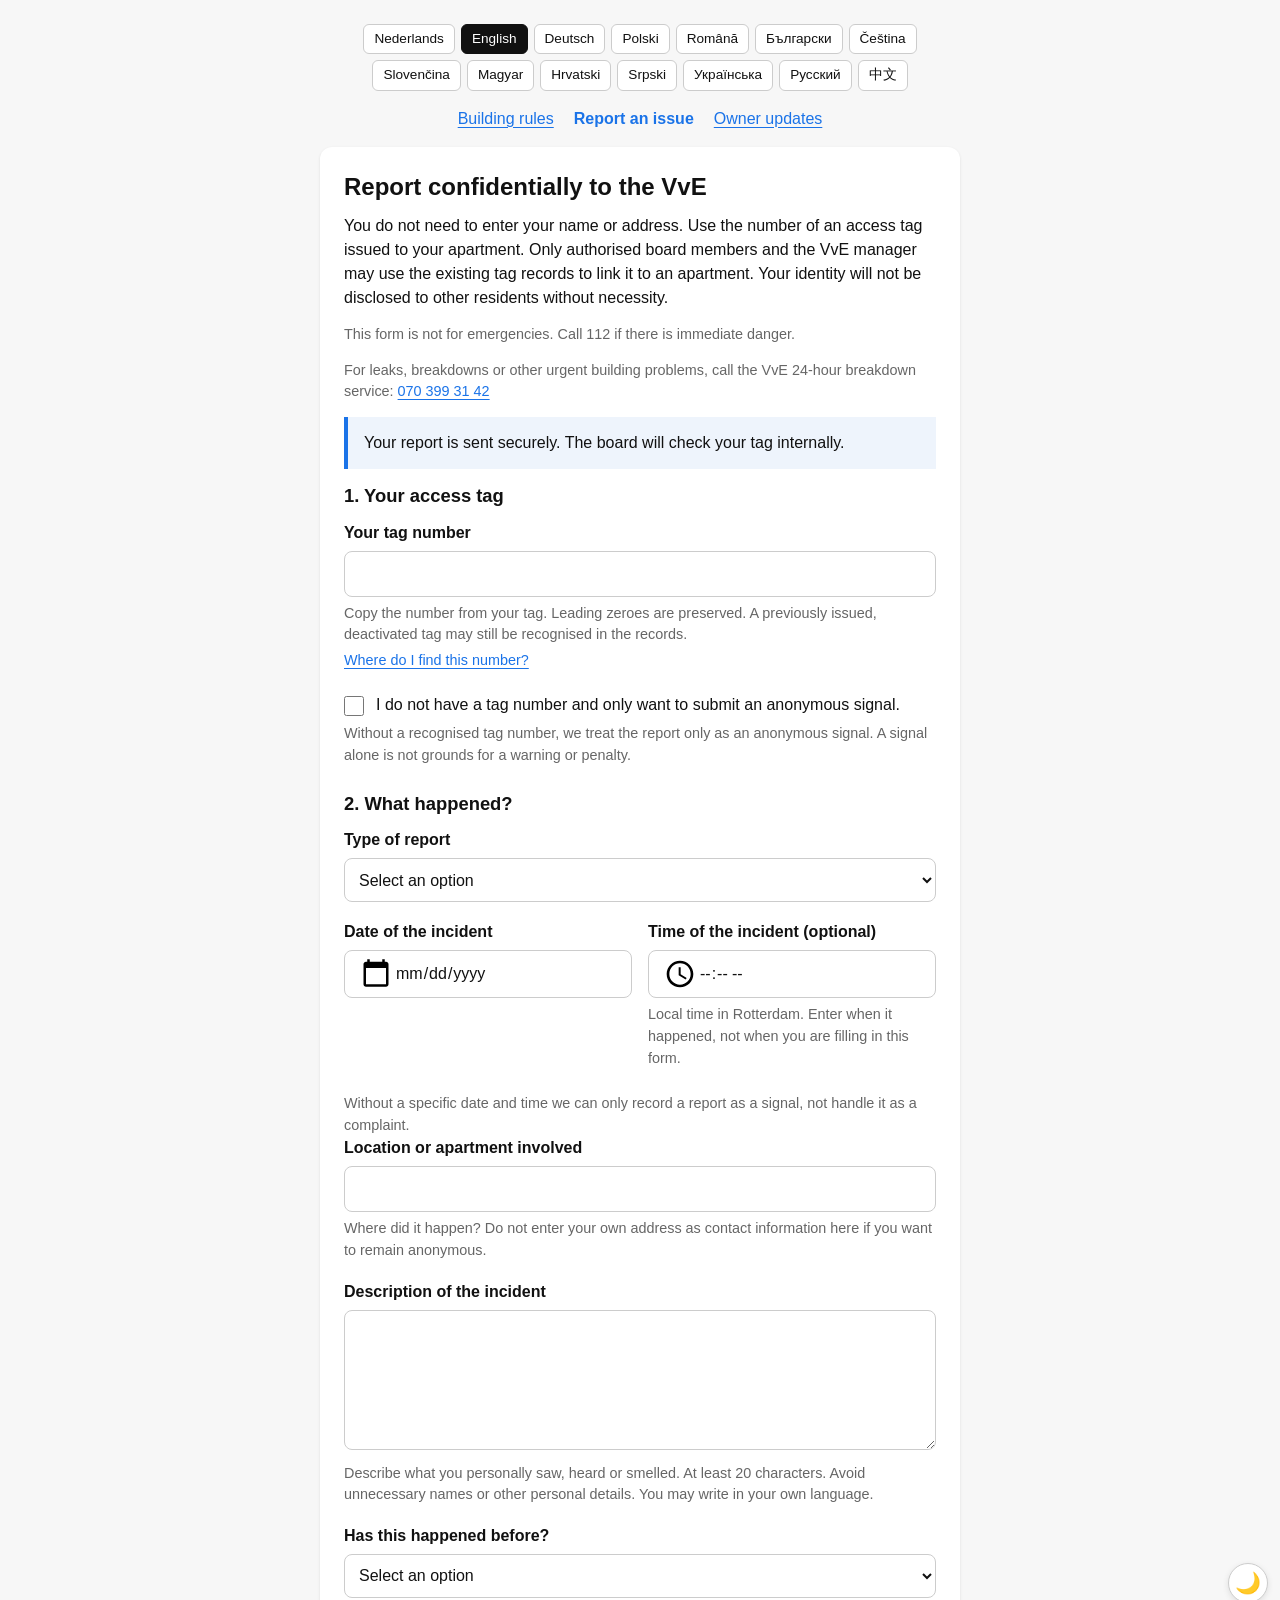
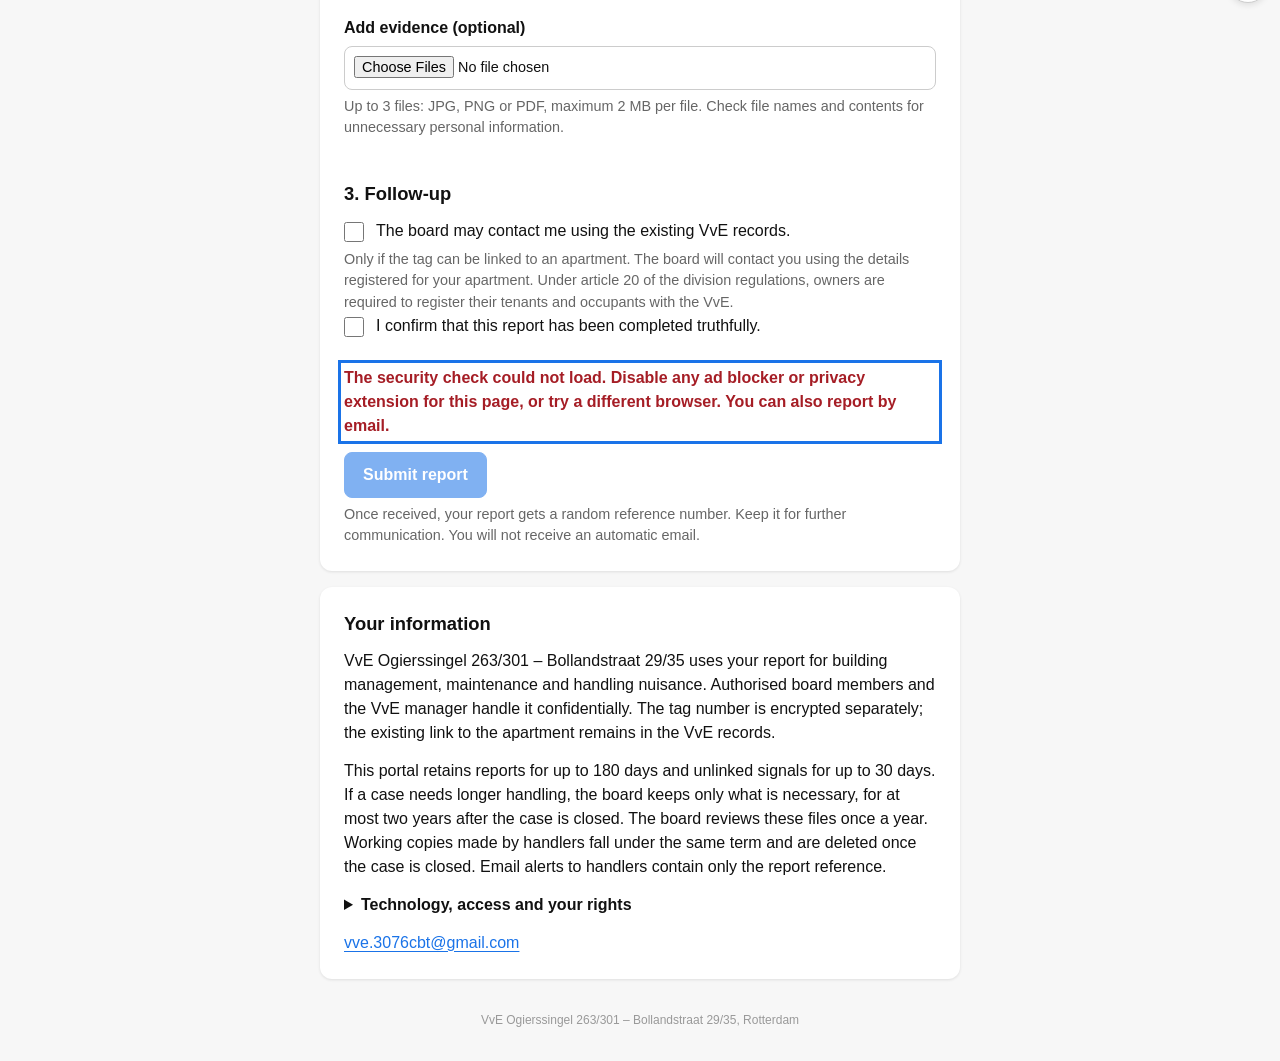
<file: melden.html>
<!doctype html>
<html lang="nl">
<head>
<meta charset="utf-8">
<meta name="viewport" content="width=device-width,initial-scale=1">
<meta name="referrer" content="no-referrer">
<meta name="robots" content="noindex,nofollow">
<meta name="description" content="Vertrouwelijk een klacht, overlast, schade of technisch probleem melden bij de VvE met uw toegangstagnummer.">
<meta http-equiv="Content-Security-Policy" content="default-src 'self'; script-src 'self' https://challenges.cloudflare.com; style-src 'self'; frame-src https://challenges.cloudflare.com; connect-src https://vve-meldingen.vve-ogierssingel.workers.dev; img-src 'self' data:; object-src 'none'; base-uri 'none'; form-action 'none'">
<title>Vertrouwelijk melden – VvE Ogierssingel / Bollandstraat</title>

<script src="assets/melding-config.js?v=3bc4f7e8" defer></script>
<script src="assets/melden-i18n.js?v=cb45c87a" defer></script>
<script src="assets/melden.js?v=c61d2ba1" defer></script>
<link rel="stylesheet" href="assets/site.css?v=0e07e276">
<script src="assets/theme.js?v=5e173022"></script>
<script src="assets/nav.js?v=115d4f9f" defer></script>
</head>
<body>
<button class="theme-toggle" id="themeToggle" aria-label="Toggle dark mode">🌙</button>
<main class="wrap">
<div class="lang-nav" aria-label="Language"><button type="button" lang="nl" data-language="nl" aria-pressed="true">Nederlands</button><button type="button" lang="en" data-language="en" aria-pressed="false">English</button><button type="button" lang="de" data-language="de" aria-pressed="false">Deutsch</button><button type="button" lang="pl" data-language="pl" aria-pressed="false">Polski</button><button type="button" lang="ro" data-language="ro" aria-pressed="false">Română</button><button type="button" lang="bg" data-language="bg" aria-pressed="false">Български</button><button type="button" lang="cs" data-language="cs" aria-pressed="false">Čeština</button><button type="button" lang="sk" data-language="sk" aria-pressed="false">Slovenčina</button><button type="button" lang="hu" data-language="hu" aria-pressed="false">Magyar</button><button type="button" lang="hr" data-language="hr" aria-pressed="false">Hrvatski</button><button type="button" lang="sr" data-language="sr" aria-pressed="false">Srpski</button><button type="button" lang="uk" data-language="uk" aria-pressed="false">Українська</button><button type="button" lang="ru" data-language="ru" aria-pressed="false">Русский</button><button type="button" lang="zh" data-language="zh" aria-pressed="false">中文</button></div>
<nav class="page-nav" id="pageNav" data-page="report" aria-label="Pagina"></nav>
<section class="card">
<h1 data-i18n="title">Vertrouwelijk melden bij de VvE</h1>
<p data-i18n="intro">U hoeft uw naam of adres niet in te vullen. Gebruik het nummer van een aan uw appartement uitgegeven toegangstag. Alleen bevoegde bestuursleden en de VvE-manager mogen dit nummer via de tagadministratie aan een appartement koppelen. Uw identiteit wordt niet zonder noodzaak aan andere bewoners bekendgemaakt.</p>
<p class="muted" data-i18n="emergency">Dit formulier is niet bedoeld voor spoed. Bel bij direct gevaar 112.</p>
<p class="muted"><span data-i18n="urgent">Voor lekkage, storing of andere urgente gebouwproblemen belt u de 24-uursstoringsdienst van de VvE:</span> <a href="tel:+31703993142">070 399 31 42</a></p>
<div class="notice" id="availability" role="status" data-i18n="unavailable">Het meldformulier wordt voorbereid. U kunt de velden bekijken, maar nog geen melding verzenden.</div>
<noscript><p class="error">JavaScript is nodig om dit formulier veilig te verzenden. / JavaScript is required to submit this form.</p></noscript>
<form id="report-form" autocomplete="off" method="post" action="" novalidate>
<fieldset>
<legend data-i18n="identity">1. Uw toegangstag</legend>
<div class="field"><label for="tag" data-i18n="tag">Tagnummer van de melder</label><input id="tag" type="text" required minlength="4" maxlength="48" autocomplete="off" autocapitalize="characters" spellcheck="false" aria-describedby="tag-help"><span class="help" id="tag-help" data-i18n="tagHelp">Neem het nummer over van uw tag. Voorloopnullen blijven behouden. Een eerder uitgegeven, gedeactiveerde tag kan nog herkenbaar zijn in de administratie.</span><button type="button" class="linklike" id="tag-help-open" data-i18n="tagWhere">Waar vind ik dit nummer?</button></div>
<label class="check"><input id="anonymous" type="checkbox"><span data-i18n="anonymous">Ik heb geen tagnummer en wil uitsluitend een anoniem signaal doorgeven.</span></label>
<p class="help" data-i18n="anonymousHelp">Zonder herkenbaar tagnummer behandelen we de melding uitsluitend als anoniem signaal. Een signaal alleen is geen basis voor een waarschuwing of sanctie.</p>
</fieldset>
<fieldset>
<legend data-i18n="event">2. Wat is er gebeurd?</legend>
<div class="field"><label for="category" data-i18n="category">Soort melding</label><select id="category" required><option value="" data-i18n="choose">Maak een keuze</option><option value="geluid" data-i18n="noise">Geluid</option><option value="rook-geur" data-i18n="smoke">Rook / geur</option><option value="vervuiling" data-i18n="dirt">Vervuiling</option><option value="veiligheid" data-i18n="safety">Veiligheid</option><option value="schade" data-i18n="damage">Schade</option><option value="technisch" data-i18n="technical">Technisch probleem</option><option value="anders" data-i18n="other">Anders</option></select></div>
<div class="grid"><div class="field"><label for="event-date" data-i18n="date">Datum van de gebeurtenis</label><input id="event-date" type="date" required></div><div class="field"><label for="event-time" data-i18n="time">Tijdstip van de gebeurtenis (optioneel)</label><input id="event-time" type="time"><span class="help" data-i18n="timeHelp">Lokale tijd in Rotterdam. Vul in wanneer het gebeurde, niet wanneer u dit formulier invult.</span></div></div>
<p class="help" data-i18n="precisionHelp">Zonder concrete datum en tijd kunnen wij een melding alleen als signaal vastleggen en niet als klacht behandelen.</p>
<div class="field" id="duration-field" hidden><label for="duration" data-i18n="duration">Hoe lang duurde het?</label><select id="duration"><option value="" data-i18n="choose">Maak een keuze</option><option value="tot15min" data-i18n="dur1">Korter dan 15 minuten</option><option value="15-60min" data-i18n="dur2">15 minuten tot 1 uur</option><option value="1-3uur" data-i18n="dur3">1 tot 3 uur</option><option value="3-6uur" data-i18n="dur4">3 tot 6 uur</option><option value="6-12uur" data-i18n="dur5">6 tot 12 uur</option><option value="meer12uur" data-i18n="dur6">Langer dan 12 uur</option><option value="doorlopend" data-i18n="dur7">Doorlopend, vrijwel constant</option><option value="nog-bezig" data-i18n="dur8">Duurt op dit moment nog steeds</option></select><span class="help" data-i18n="durationHelp">Een schatting is voldoende. Kies &quot;doorlopend&quot; als het niet om een los voorval gaat.</span></div>
<div class="field"><label for="location" data-i18n="location">Locatie of betrokken appartement</label><input id="location" type="text" required maxlength="160" aria-describedby="location-help"><span class="help" id="location-help" data-i18n="locationHelp">Waar gebeurde het? Vul hier niet uw eigen adres als contactgegeven in als u anoniem wilt blijven.</span></div>
<div class="field"><label for="description" data-i18n="description">Omschrijving van de gebeurtenis</label><textarea id="description" required minlength="20" maxlength="5000" aria-describedby="description-help"></textarea><span class="help" id="description-help" data-i18n="descriptionHelp">Beschrijf wat u zelf zag, hoorde of rook. Minimaal 20 tekens. Vermijd onnodige namen en andere persoonsgegevens. U mag in uw eigen taal schrijven.</span></div>
<div class="field"><label for="repeated" data-i18n="repeated">Is dit eerder gebeurd?</label><select id="repeated" required><option value="" data-i18n="choose">Maak een keuze</option><option value="nee" data-i18n="no">Nee</option><option value="ja" data-i18n="yes">Ja</option><option value="onbekend" data-i18n="unknown">Weet ik niet</option></select></div>
<div class="field" id="repeat-field" hidden><label for="repeat-details" data-i18n="repeatDetails">Wanneer / hoe vaak? (optioneel)</label><input id="repeat-details" maxlength="500" type="text"></div>
<div class="field"><label for="attachments" data-i18n="attachments">Bewijs toevoegen (optioneel)</label><input id="attachments" type="file" accept="image/jpeg,image/png,application/pdf" multiple aria-describedby="attachment-help"><span class="help" id="attachment-help" data-i18n="attachmentHelp">Maximaal 3 bestanden: JPG, PNG of PDF, maximaal 2 MB per bestand. Controleer ook bestandsnamen en inhoud op onnodige persoonsgegevens.</span></div>
</fieldset>
<fieldset>
<legend data-i18n="followup">3. Opvolging</legend>
<label class="check"><input id="contact" type="checkbox"><span data-i18n="contact">Het bestuur mag via de bestaande VvE-administratie contact opnemen.</span></label>
<p class="help" data-i18n="contactHelp">Alleen als de tag herleidbaar is. Het bestuur neemt contact op via de gegevens die bij uw woning bekend zijn. Eigenaren zijn op grond van artikel 20 van het splitsingsreglement verplicht hun huurders en gebruikers bij de VvE aan te melden.</p>
<label class="check"><input id="truthful" type="checkbox" required><span data-i18n="truthful">Ik verklaar dat deze melding naar waarheid is ingevuld.</span></label>
</fieldset>
<div class="hp" aria-hidden="true"><label for="website">Website</label><input id="website" type="text" tabindex="-1" autocomplete="off"></div>
<div id="turnstile-widget"></div>
<p id="error" class="error" role="alert" tabindex="-1" hidden></p>
<button id="submit" type="submit" disabled data-i18n="submit">Melding verzenden</button>
<p class="help" data-i18n="receiptHelp">Na ontvangst krijgt u een willekeurig meldingsnummer. Bewaar dat nummer voor verdere communicatie. U krijgt geen automatische e-mail.</p>
</form>
<dialog id="anon-dialog" aria-labelledby="anon-title"><h2 id="anon-title" data-i18n="anonWarnTitle">Een anonieme melding is bijna geen melding</h2><p data-i18n="anonWarnBody">Zonder tagnummer kan het bestuur uw melding nergens op baseren: geen waarschuwing, geen sanctie, geen onderzoek naar een bepaalde woning. Wij kunnen u ook niets vragen en niets laten weten. Het signaal wordt vastgelegd, maar er verandert meestal niets.</p><p data-i18n="anonWarnPrivacy">Uw tagnummer wordt apart versleuteld bewaard en nooit aan andere bewoners getoond. Alleen bevoegde bestuursleden kunnen het via de administratie aan een woning koppelen.</p><div class="dialog-actions"><button type="button" class="button" id="anon-back" data-i18n="anonWarnBack">Terug, ik vul mijn tagnummer in</button><button type="button" class="linklike" id="anon-proceed" data-i18n="anonWarnProceed">Toch anoniem doorgeven</button></div></dialog>
<dialog id="tag-help-dialog" aria-labelledby="tag-help-title"><h2 id="tag-help-title" data-i18n="tagWhereTitle">Het nummer op uw tag</h2><img src="assets/tagnummer-vinden.png" width="1100" height="404" data-i18n-alt="tagWhereAlt" alt="Twee tags met een pijl naar de code op de metalen beugel, en een invoerveld waarin dat nummer wordt ingevuld."><p data-i18n="tagWhereBody">Op de metalen beugel van uw tag staat een code. Neem dat nummer precies over, inclusief eventuele voorloopnullen. Staat er geen code op uw tag, kies dan voor een anoniem signaal.</p><button type="button" id="tag-help-close" data-i18n="close">Sluiten</button></dialog>
<section id="success" tabindex="-1" role="status" hidden><h2 data-i18n="success">Uw melding is ontvangen</h2><p data-i18n="saveNumber">Bewaar dit meldingsnummer. Gebruik voortaan dit nummer in correspondentie, niet uw tagnummer.</p><code id="report-id" class="receipt"></code><p data-i18n="receivedHelp">Het bestuur beoordeelt uw melding en controleert de tag intern. Uw tagnummer en woning worden hier niet getoond.</p><a href="melden.html" data-i18n="newReport">Een nieuwe melding doen</a></section>
</section>
<section class="card" id="privacy"><h2 data-i18n="privacy">Uw gegevens</h2><p data-i18n="privacyPurpose">De VvE Ogierssingel 263/301 – Bollandstraat 29/35 gebruikt uw melding voor beheer, onderhoud en behandeling van overlast. Bevoegde bestuursleden en de VvE-manager behandelen de inhoud vertrouwelijk. Het tagnummer wordt afzonderlijk versleuteld bewaard; de bestaande koppeling met de woning blijft in de VvE-administratie.</p><p data-i18n="privacyStorage">Het loket bewaart meldingen maximaal 180 dagen en niet-herleidbare signalen maximaal 30 dagen. Moet een zaak langer worden behandeld, dan bewaart het bestuur alleen wat daarvoor nodig is, tot uiterlijk twee jaar na afronding van de zaak. Het bestuur schoont deze dossiers jaarlijks op. Werkkopieën die behandelaars maken vallen onder dezelfde termijn en worden na afronding verwijderd. E-mailmeldingen aan behandelaars bevatten alleen het meldingsnummer.</p><details><summary data-i18n="privacyMore">Techniek, toegang en uw rechten</summary><p data-i18n="privacyTech">GitHub verzorgt de website. Cloudflare verwerkt de beveiligingscontrole en ontvangt de melding; de inhoud en bijlagen worden versleuteld opgeslagen. Resend bezorgt uitsluitend een bericht met het meldingsnummer aan de behandelaars. Deze diensten verwerken ook technische verbindingsgegevens, zoals een IP-adres. Wij bewaren uw IP-adres niet in de melding en slaan uw formulier niet op in browseropslag. Er is geen openbaar meldingenoverzicht.</p><p data-i18n="privacyRights">Voor vragen over inzage, correctie, verwijdering of bezwaar kunt u het bestuur benaderen. Vermeld uw meldingsnummer. Het bestuur beoordeelt het verzoek en kan uw identiteit via de bestaande administratie controleren. U kunt ook een klacht indienen bij de Autoriteit Persoonsgegevens.</p></details><p class="contact"><a href="mailto:vve.3076cbt@gmail.com">vve.3076cbt@gmail.com</a></p></section>
<footer>VvE Ogierssingel 263/301 – Bollandstraat 29/35, Rotterdam</footer>
</main>
</body>
</html>
</file>
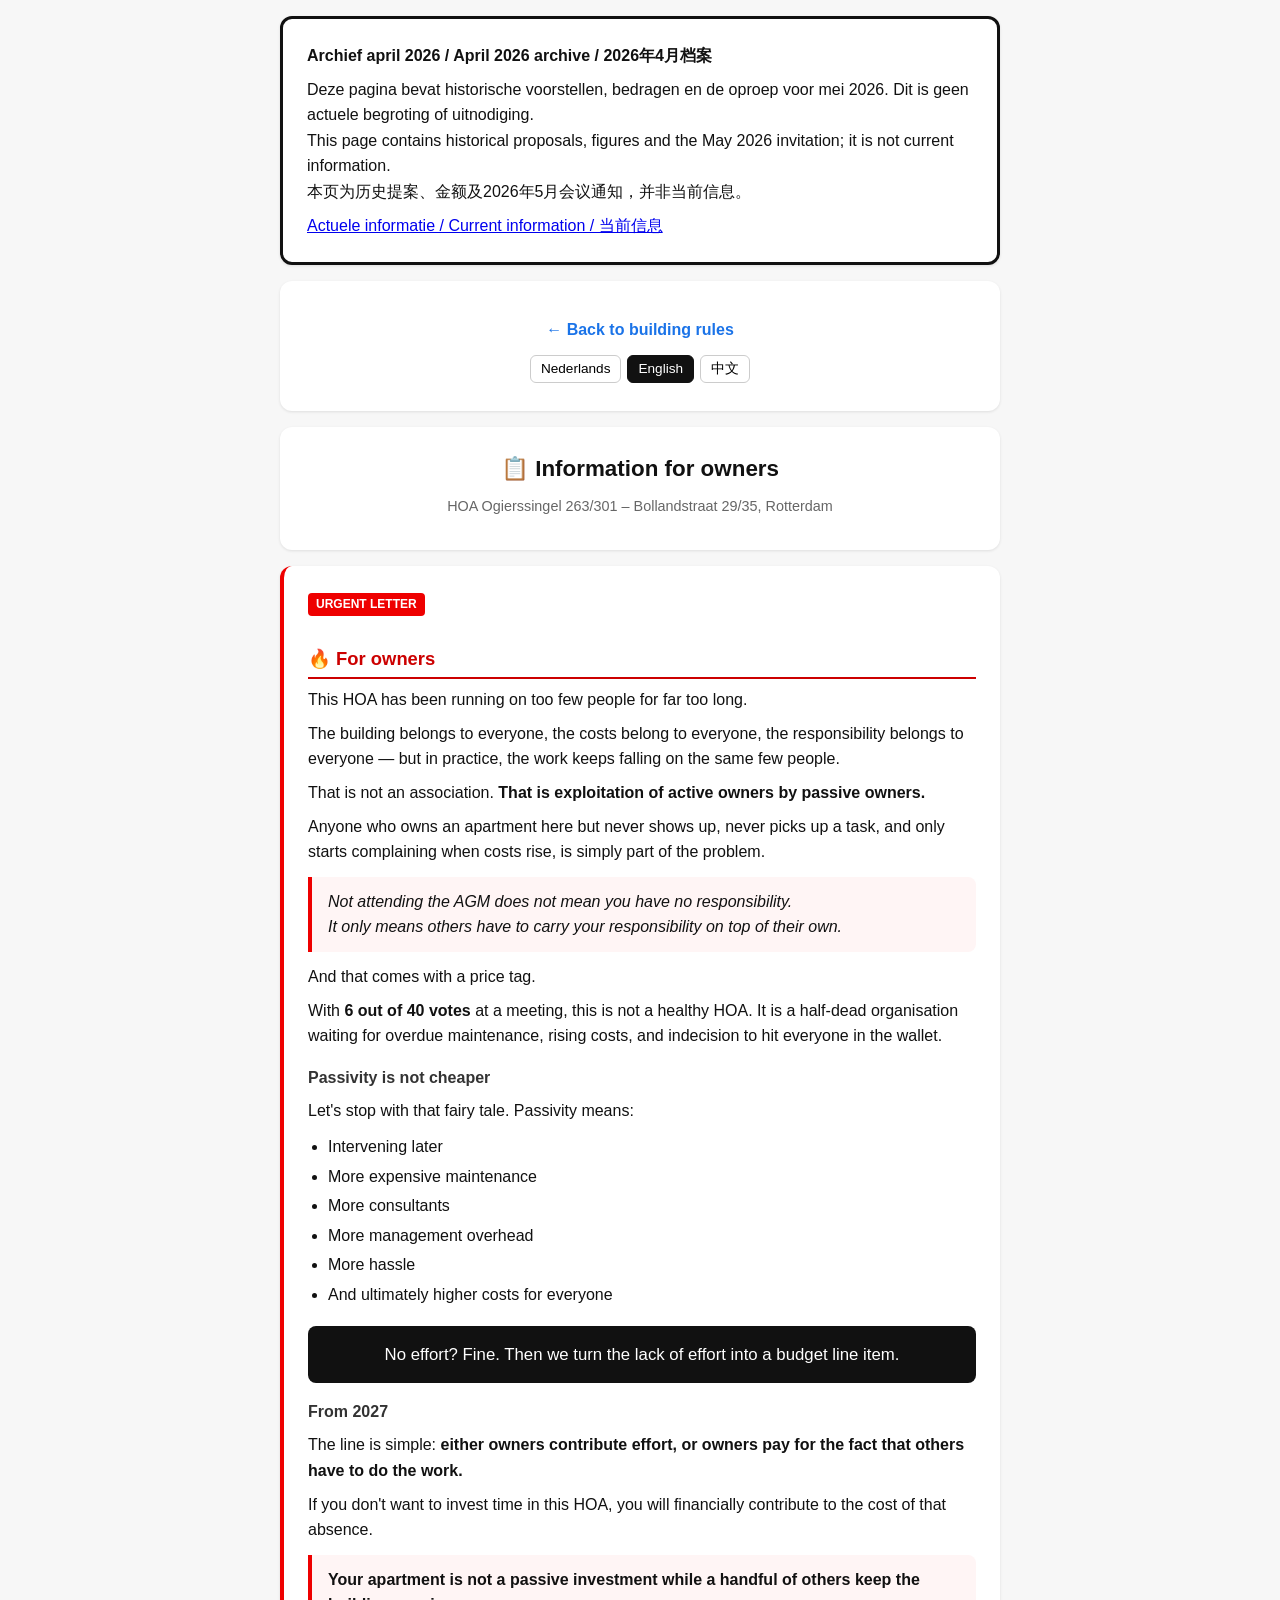
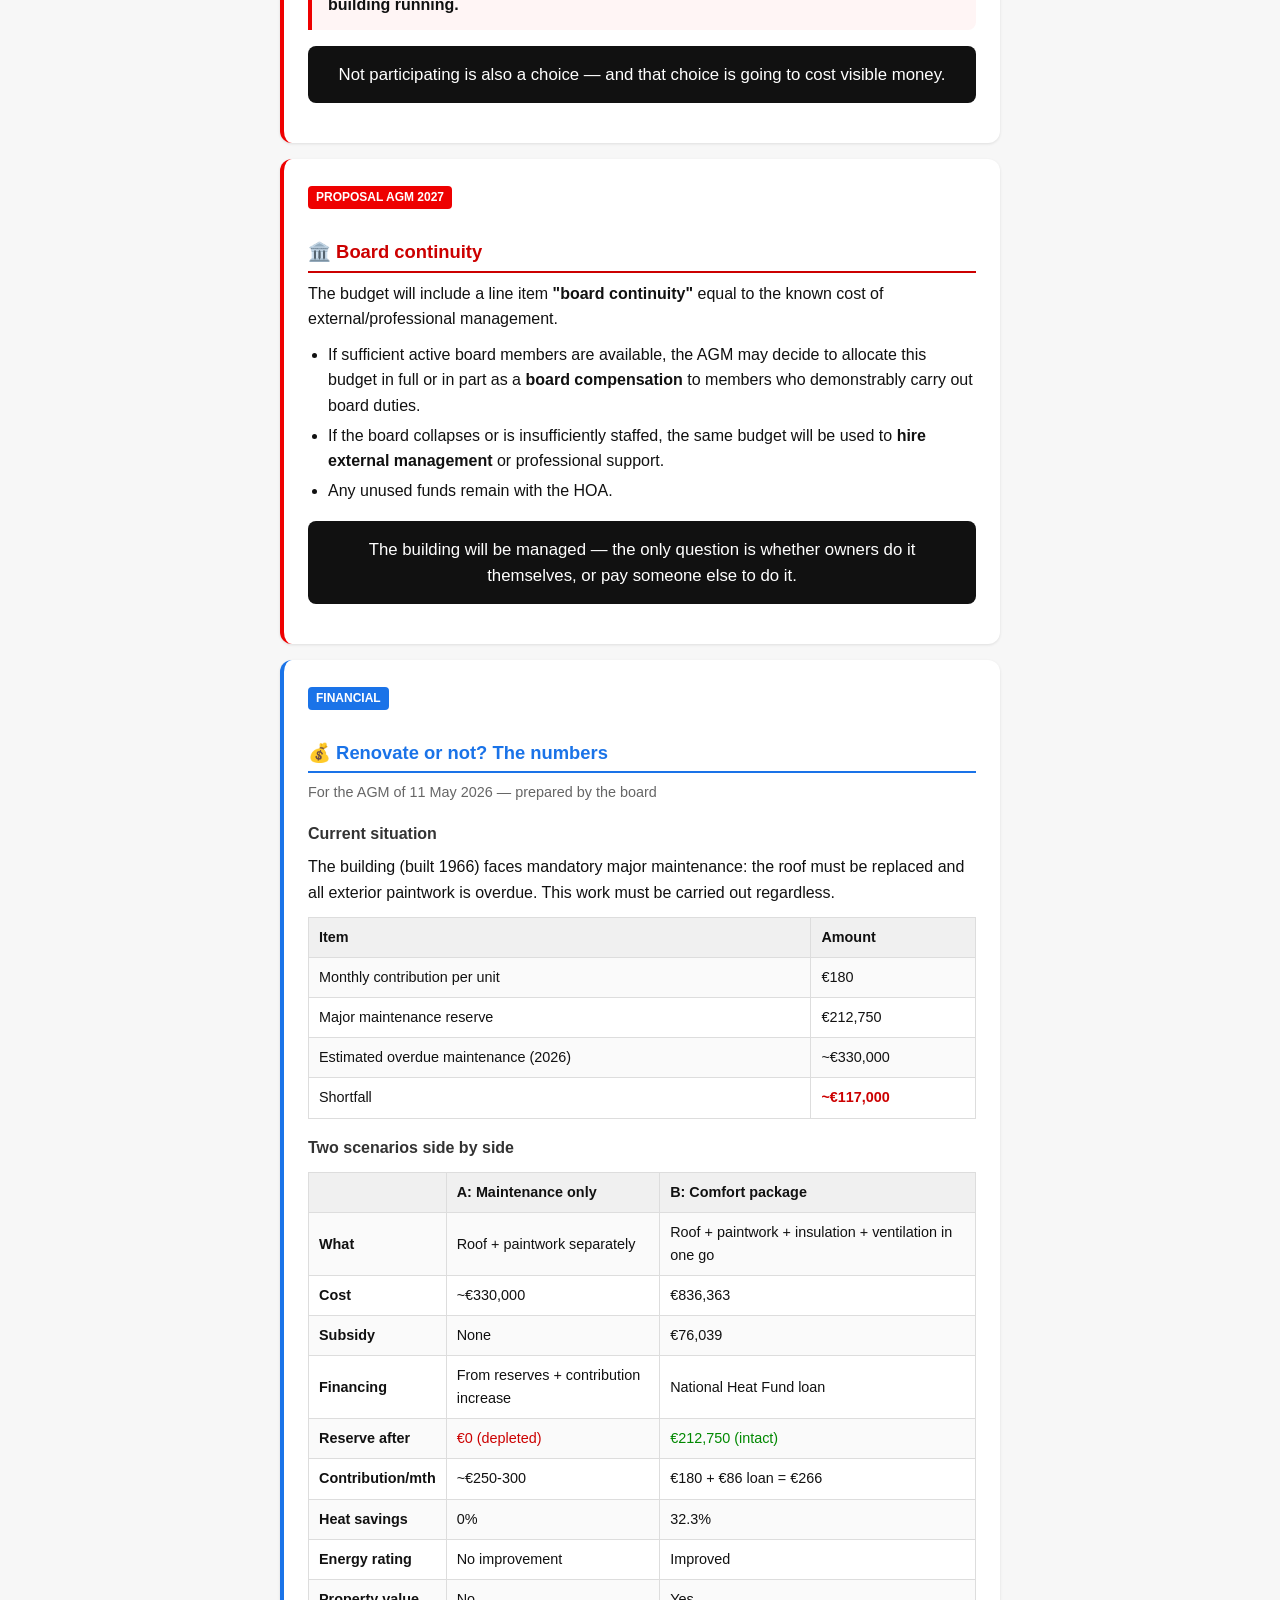
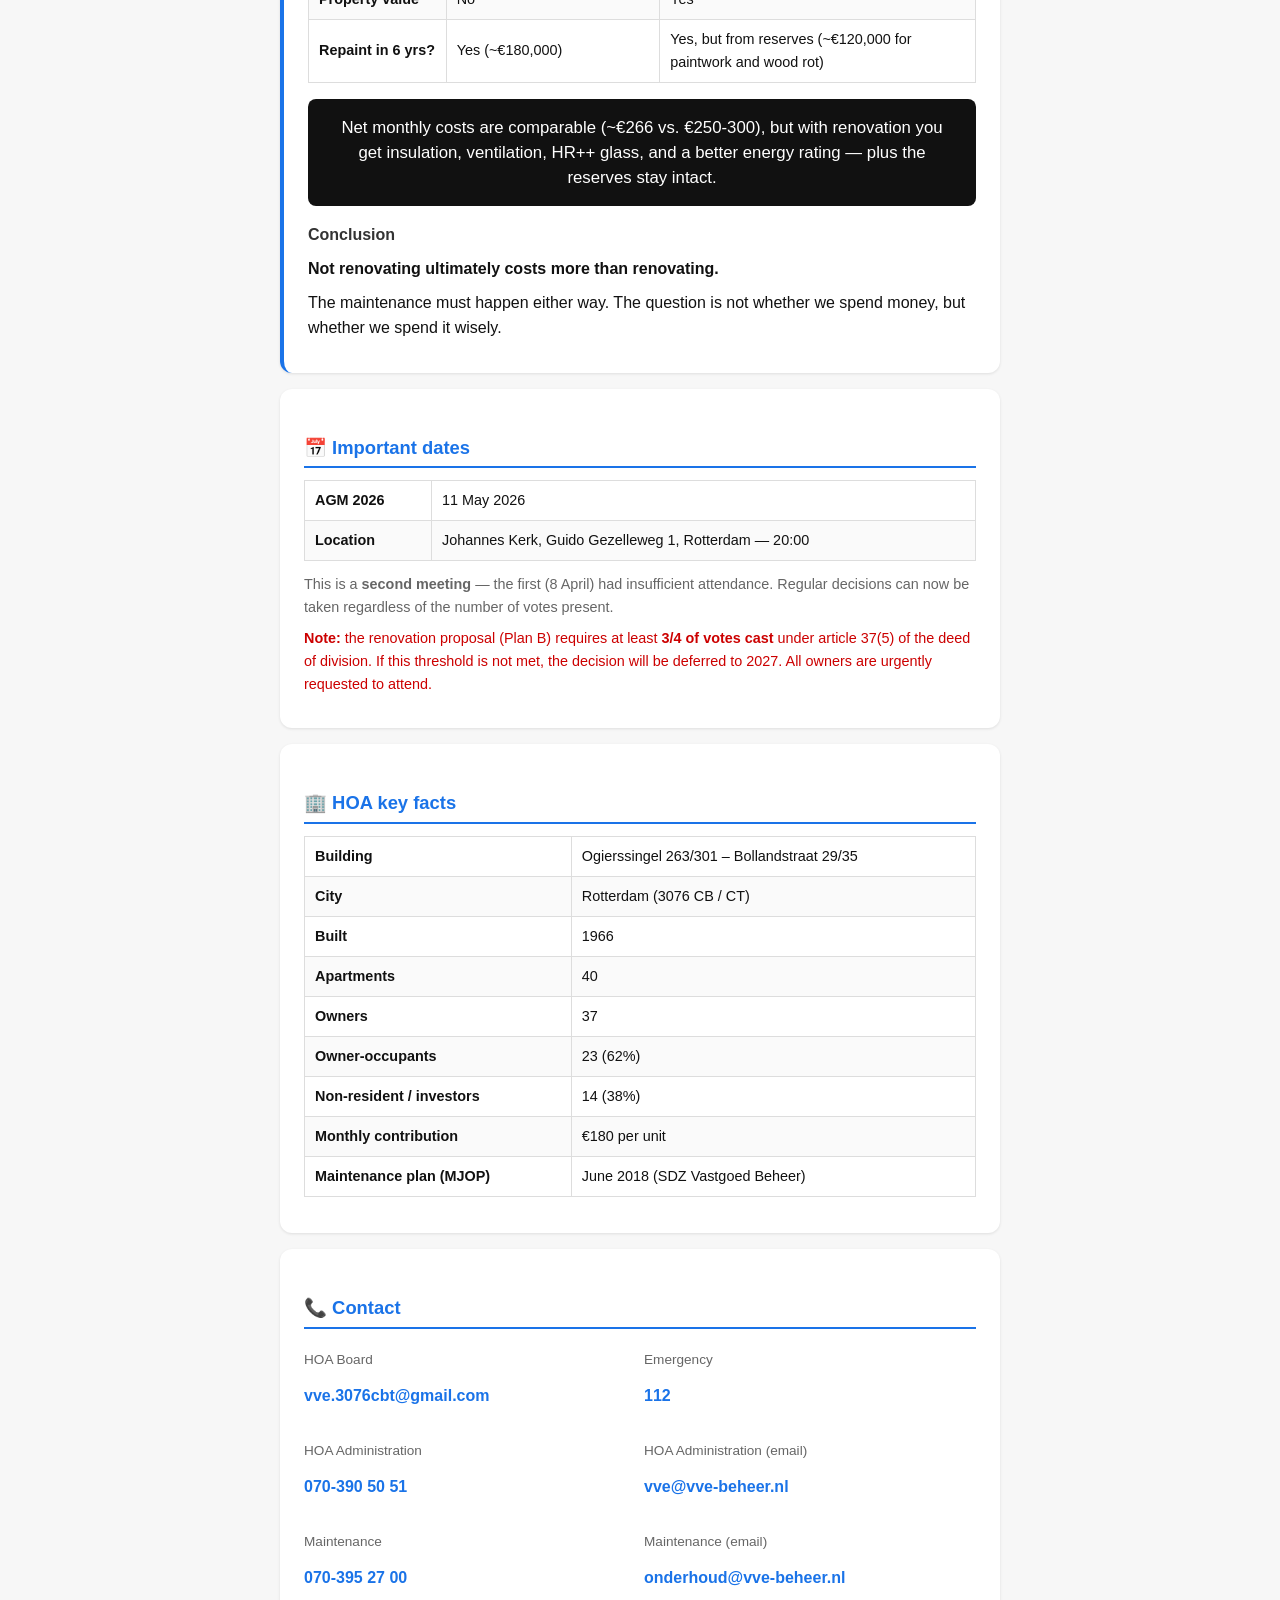
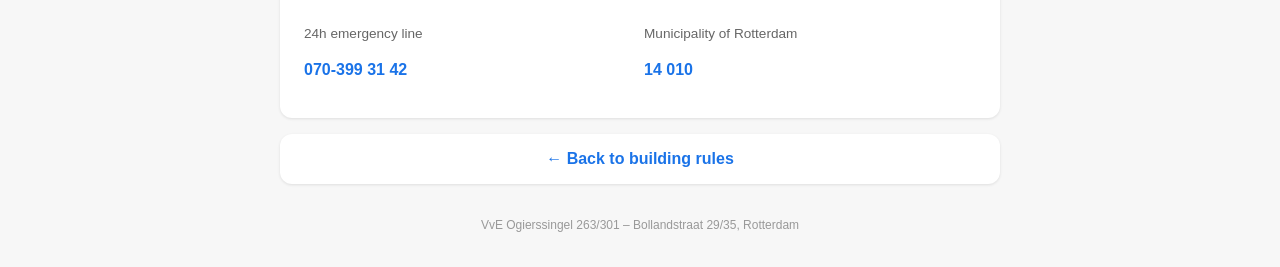
<file: archief/eigenaren-april-2026.html>
<!DOCTYPE html>
<html lang="nl">
<head>
<meta charset="UTF-8">
<meta name="robots" content="noindex">
<meta name="viewport" content="width=device-width,initial-scale=1">
<title>Archief april 2026 – Eigenaren – VvE Ogierssingel / Bollandstraat</title>
<style>
*{margin:0;padding:0;box-sizing:border-box}
body{font-family:Arial,Helvetica,sans-serif;background:#f7f7f7;color:#111;line-height:1.6;padding:16px}
.wrap{max-width:720px;margin:0 auto}
.card{background:#fff;border-radius:12px;padding:24px;margin-bottom:16px;box-shadow:0 1px 3px rgba(0,0,0,.1)}
.card h1{font-size:1.4em;margin-bottom:8px;text-align:center}
.card h2{font-size:1.15em;margin:20px 0 8px;border-bottom:2px solid #1a73e8;padding-bottom:4px;color:#1a73e8}
.card h3{font-size:1em;margin:16px 0 6px;color:#333}
.card p{margin:8px 0}
.card ul,.card ol{margin:8px 0 8px 20px}
.card li{padding:2px 0}
.card blockquote{border-left:4px solid #e00;background:#fff5f5;padding:12px 16px;margin:12px 0;border-radius:0 8px 8px 0;font-style:italic}
.card blockquote strong{font-style:normal}
.highlight{border-left:4px solid #e00}
.highlight h2{color:#c00;border-bottom-color:#c00}
.accent{border-left:4px solid #1a73e8}
.kern{background:#111;color:#fff;text-align:center;padding:16px 24px;border-radius:8px;margin:16px 0;font-size:1.05em;line-height:1.5}
table{width:100%;border-collapse:collapse;margin:12px 0;font-size:.9em}
th,td{border:1px solid #ddd;padding:8px 10px;text-align:left}
th{background:#f0f0f0;font-weight:bold}
tr:nth-child(even){background:#fafafa}
.tag{display:inline-block;background:#e00;color:#fff;font-size:.75em;font-weight:bold;padding:2px 8px;border-radius:4px;margin-bottom:8px;text-transform:uppercase}
.tag-blue{display:inline-block;background:#1a73e8;color:#fff;font-size:.75em;font-weight:bold;padding:2px 8px;border-radius:4px;margin-bottom:8px;text-transform:uppercase}
.back{text-align:center;padding:12px}
.back a{color:#1a73e8;text-decoration:none;font-weight:bold}
.contact-grid{display:grid;grid-template-columns:1fr 1fr;gap:8px}
.contact-grid div{padding:6px 0}
.contact-grid .label{font-size:.85em;color:#666}
.contact-grid .value{font-weight:bold}
.contact-grid .value a{color:#1a73e8;text-decoration:none}
.lang-nav{display:flex;flex-wrap:wrap;gap:6px;justify-content:center;padding:8px 0 4px}
.lang-nav button{border:1px solid #ccc;background:#fff;border-radius:6px;padding:4px 10px;font-size:.85em;cursor:pointer}
.lang-nav button.active{background:#111;color:#fff;border-color:#111}
.section{display:none}
.section.active{display:block}
footer{text-align:center;font-size:.75em;color:#999;padding:16px 0}
@media(max-width:500px){
  .contact-grid{grid-template-columns:1fr}
  table{font-size:.8em}
  th,td{padding:6px}
}
</style>
</head>
<body>
<div class="wrap">
<div class="card" style="border:3px solid #111"><strong>Archief april 2026 / April 2026 archive / 2026年4月档案</strong><p>Deze pagina bevat historische voorstellen, bedragen en de oproep voor mei 2026. Dit is geen actuele begroting of uitnodiging.<br>This page contains historical proposals, figures and the May 2026 invitation; it is not current information.<br>本页为历史提案、金额及2026年5月会议通知，并非当前信息。</p><a href="../eigenaren.html">Actuele informatie / Current information / 当前信息</a></div>

<div class="card">
<div class="back" style="padding-bottom:4px"><a href="../index.html" id="backLink">← Terug naar gebouwregels</a></div>
<div class="lang-nav" id="langNav"></div>
</div>

<!-- ==================== DUTCH ==================== -->
<div class="section" data-lang="nl">

<div class="card">
<h1>📋 Informatie voor eigenaren</h1>
<p style="text-align:center;color:#666;font-size:.9em">VvE Ogierssingel 263/301 – Bollandstraat 29/35, Rotterdam</p>
</div>

<div class="card highlight">
<span class="tag">Brandbrief</span>
<h2>🔥 Voor eigenaren</h2>

<p>Deze VvE draait al veel te lang op te weinig mensen.</p>

<p>Het gebouw is van iedereen, de kosten zijn van iedereen, de verantwoordelijkheid is van iedereen — maar in de praktijk komt het werk steeds weer neer op dezelfde paar mensen.</p>

<p>Dat is geen vereniging. <strong>Dat is uitbuiting van actieve eigenaren door passieve eigenaren.</strong></p>

<p>Wie hier een appartement bezit maar nooit komt opdagen, nooit iets oppakt en pas begint te piepen als de kosten stijgen, werkt gewoon mee aan het probleem.</p>

<blockquote>Niet verschijnen op de ALV betekent niet dat je geen verantwoordelijkheid hebt.<br>
Het betekent alleen dat anderen jouw verantwoordelijkheid erbij krijgen.</blockquote>

<p>En daar hangt een prijskaartje aan.</p>

<p>Met <strong>6 van de 40 stemmen</strong> op een vergadering is dit geen gezonde VvE. Dat is een halfdode club die wacht tot achterstallig onderhoud, stijgende kosten en besluiteloosheid iedereen raakt in de portemonnee.</p>

<h3>Passiviteit is niet goedkoper</h3>

<p>Laten we stoppen met dat sprookje. Passiviteit betekent:</p>
<ul>
<li>Later ingrijpen</li>
<li>Duurder onderhoud</li>
<li>Meer adviseurs</li>
<li>Meer beheer</li>
<li>Meer gedoe</li>
<li>En uiteindelijk hogere lasten voor iedereen</li>
</ul>

<div class="kern">Geen inzet? Prima. Dan maken we van het gebrek aan inzet een begrotingspost.</div>

<h3>Vanaf 2027</h3>

<p>De lijn is simpel: <strong>óf eigenaren leveren inzet, óf eigenaren betalen voor het feit dat anderen het werk moeten doen.</strong></p>

<p>Wie geen tijd wil investeren in deze VvE, gaat financieel meebetalen aan het gebrek eraan.</p>

<blockquote><strong>Jullie appartement is geen vrijblijvende belegging terwijl een paar anderen het gebouw draaiend houden.</strong></blockquote>

<div class="kern">Niet meedoen is ook een keuze — en die keuze gaan we zichtbaar geld kosten.</div>
</div>

<div class="card highlight">
<span class="tag">Voorstel ALV 2027</span>
<h2>🏛️ Bestuurlijke continuïteit</h2>

<p>In de begroting wordt een post <strong>"bestuurlijke continuïteit"</strong> opgenomen ter hoogte van de bekende kosten van extern/professioneel bestuur.</p>

<ul>
<li>Indien voldoende actieve bestuursleden beschikbaar zijn, kan de ALV besluiten deze post geheel of gedeeltelijk als <strong>bestuursvergoeding</strong> toe te kennen aan de bestuursleden die aantoonbaar uitvoering geven aan de bestuurstaken.</li>
<li>Indien het bestuur uitvalt of onvoldoende bezet is, wordt dezelfde post gebruikt voor <strong>inhuur van extern bestuur</strong> of professionele ondersteuning.</li>
<li>Niet-benutte middelen blijven aan de VvE toekomen.</li>
</ul>

<div class="kern">Het gebouw wordt bestuurd — de enige vraag is of eigenaren dat zelf doen, of ervoor betalen dat iemand anders het doet.</div>
</div>

<div class="card accent">
<span class="tag-blue">Financieel</span>
<h2>💰 Verduurzamen of niet? De cijfers</h2>
<p style="color:#666;font-size:.9em">Ten behoeve van ALV 11 mei 2026 — opgesteld door het bestuur</p>

<h3>Huidige situatie</h3>
<p>Het gebouw (bouwjaar 1966) staat voor noodzakelijk groot onderhoud: het dak moet vervangen worden en al het buitenschilderwerk is achterstallig. Deze werkzaamheden moeten hoe dan ook uitgevoerd worden.</p>

<table>
<tr><th>Gegeven</th><th>Bedrag</th></tr>
<tr><td>Maandelijkse bijdrage per woning</td><td>€180</td></tr>
<tr><td>Reserve groot onderhoud</td><td>€212.750</td></tr>
<tr><td>Geschat achterstallig onderhoud (2026)</td><td>~€330.000</td></tr>
<tr><td>Tekort</td><td style="color:#c00;font-weight:bold">~€117.000</td></tr>
</table>

<h3>Twee scenario's naast elkaar</h3>
<table>
<tr><th></th><th>A: Alleen MJOP</th><th>B: Comfort-pakket</th></tr>
<tr><td><strong>Wat</strong></td><td>Dak + schilderwerk los</td><td>Dak + schilderwerk + isolatie + ventilatie in één keer</td></tr>
<tr><td><strong>Kosten</strong></td><td>~€330.000</td><td>€836.363</td></tr>
<tr><td><strong>Subsidie</strong></td><td>Geen</td><td>€76.039</td></tr>
<tr><td><strong>Financiering</strong></td><td>Uit reserves + bijdrageverhoging</td><td>Lening Nationaal Warmtefonds</td></tr>
<tr><td><strong>Reserve na afloop</strong></td><td style="color:#c00">€0 (uitgeput)</td><td style="color:#080">€212.750 (intact)</td></tr>
<tr><td><strong>Bijdrage/mnd</strong></td><td>~€250-300</td><td>€180 + €86 lening = €266</td></tr>
<tr><td><strong>Warmtebesparing</strong></td><td>0%</td><td>32,3%</td></tr>
<tr><td><strong>Energielabel</strong></td><td>Geen verbetering</td><td>Verbetering</td></tr>
<tr><td><strong>Waardestijging</strong></td><td>Nee</td><td>Ja</td></tr>
<tr><td><strong>Opnieuw schilderen (6 jr)?</strong></td><td>Ja (~€180.000)</td><td>Ja, maar uit de reserves (~€120.000 voor schilderwerk en houtrot)</td></tr>
</table>

<div class="kern">De netto maandlasten zijn vergelijkbaar (~€266 vs. €250-300), maar bij verduurzaming krijg je er isolatie, ventilatie, HR++ glas en een hoger energielabel bij — plus de reserves blijven intact.</div>

<h3>Conclusie</h3>
<p><strong>Niet verduurzamen kost uiteindelijk meer dan wel verduurzamen.</strong></p>
<p>Het MJOP-onderhoud moet hoe dan ook gebeuren. De vraag is niet of we geld uitgeven, maar of we het slim doen.</p>
</div>

<div class="card">
<h2>📅 Belangrijke data</h2>
<table>
<tr><td><strong>ALV 2026</strong></td><td>11 mei 2026</td></tr>
<tr><td><strong>Locatie</strong></td><td>Johannes Kerk, Guido Gezelleweg 1, Rotterdam — 20:00 uur</td></tr>
</table>
<p style="margin-top:12px;font-size:.9em;color:#666">Dit is een <strong>tweede vergadering</strong> — de eerste (8 april) had onvoldoende opkomst. Reguliere besluiten kunnen nu worden genomen ongeacht het aantal aanwezige stemmen.</p>
<p style="margin-top:8px;font-size:.9em;color:#c00"><strong>Let op:</strong> het verduurzamingsvoorstel (Plan B) vereist op grond van artikel 37 lid 5 van het splitsingsreglement een meerderheid van ten minste <strong>3/4 van de uitgebrachte stemmen</strong>. Wordt dit niet gehaald, dan schuift het besluit door naar 2027. Alle eigenaren worden dringend verzocht aanwezig te zijn.</p>
</div>

<div class="card">
<h2>🏢 VvE kerngegevens</h2>
<table>
<tr><td><strong>Gebouw</strong></td><td>Ogierssingel 263/301 – Bollandstraat 29/35</td></tr>
<tr><td><strong>Plaats</strong></td><td>Rotterdam (3076 CB / CT)</td></tr>
<tr><td><strong>Bouwjaar</strong></td><td>1966</td></tr>
<tr><td><strong>Aantal appartementen</strong></td><td>40</td></tr>
<tr><td><strong>Aantal eigenaren</strong></td><td>37</td></tr>
<tr><td><strong>Bewoner-eigenaren</strong></td><td>23 (62%)</td></tr>
<tr><td><strong>Niet-bewoners / beleggers</strong></td><td>14 (38%)</td></tr>
<tr><td><strong>Maandelijkse bijdrage</strong></td><td>€180 per woning</td></tr>
<tr><td><strong>MJOP</strong></td><td>Juni 2018 (SDZ Vastgoed Beheer)</td></tr>
</table>
</div>

<div class="card">
<h2>📞 Contact</h2>
<div class="contact-grid">
<div><div class="label">VvE Bestuur</div><div class="value"><a href="mailto:vve.3076cbt@gmail.com">vve.3076cbt@gmail.com</a></div></div>
<div><div class="label">Noodgeval</div><div class="value"><a href="tel:112">112</a></div></div>
<div><div class="label">VVE Beheer (administratie)</div><div class="value"><a href="tel:070-3905051">070-390 50 51</a></div></div>
<div><div class="label">VVE Beheer (e-mail)</div><div class="value"><a href="mailto:vve@vve-beheer.nl">vve@vve-beheer.nl</a></div></div>
<div><div class="label">Onderhoud</div><div class="value"><a href="tel:070-3952700">070-395 27 00</a></div></div>
<div><div class="label">Onderhoud (e-mail)</div><div class="value"><a href="mailto:onderhoud@vve-beheer.nl">onderhoud@vve-beheer.nl</a></div></div>
<div><div class="label">24-uurs storingsdienst</div><div class="value"><a href="tel:070-3993142">070-399 31 42</a></div></div>
<div><div class="label">Gemeente Rotterdam</div><div class="value"><a href="tel:14010">14 010</a></div></div>
</div>
</div>

</div><!-- /nl -->

<!-- ==================== ENGLISH ==================== -->
<div class="section" data-lang="en">

<div class="card">
<h1>📋 Information for owners</h1>
<p style="text-align:center;color:#666;font-size:.9em">HOA Ogierssingel 263/301 – Bollandstraat 29/35, Rotterdam</p>
</div>

<div class="card highlight">
<span class="tag">Urgent letter</span>
<h2>🔥 For owners</h2>

<p>This HOA has been running on too few people for far too long.</p>

<p>The building belongs to everyone, the costs belong to everyone, the responsibility belongs to everyone — but in practice, the work keeps falling on the same few people.</p>

<p>That is not an association. <strong>That is exploitation of active owners by passive owners.</strong></p>

<p>Anyone who owns an apartment here but never shows up, never picks up a task, and only starts complaining when costs rise, is simply part of the problem.</p>

<blockquote>Not attending the AGM does not mean you have no responsibility.<br>
It only means others have to carry your responsibility on top of their own.</blockquote>

<p>And that comes with a price tag.</p>

<p>With <strong>6 out of 40 votes</strong> at a meeting, this is not a healthy HOA. It is a half-dead organisation waiting for overdue maintenance, rising costs, and indecision to hit everyone in the wallet.</p>

<h3>Passivity is not cheaper</h3>

<p>Let's stop with that fairy tale. Passivity means:</p>
<ul>
<li>Intervening later</li>
<li>More expensive maintenance</li>
<li>More consultants</li>
<li>More management overhead</li>
<li>More hassle</li>
<li>And ultimately higher costs for everyone</li>
</ul>

<div class="kern">No effort? Fine. Then we turn the lack of effort into a budget line item.</div>

<h3>From 2027</h3>

<p>The line is simple: <strong>either owners contribute effort, or owners pay for the fact that others have to do the work.</strong></p>

<p>If you don't want to invest time in this HOA, you will financially contribute to the cost of that absence.</p>

<blockquote><strong>Your apartment is not a passive investment while a handful of others keep the building running.</strong></blockquote>

<div class="kern">Not participating is also a choice — and that choice is going to cost visible money.</div>
</div>

<div class="card highlight">
<span class="tag">Proposal AGM 2027</span>
<h2>🏛️ Board continuity</h2>

<p>The budget will include a line item <strong>"board continuity"</strong> equal to the known cost of external/professional management.</p>

<ul>
<li>If sufficient active board members are available, the AGM may decide to allocate this budget in full or in part as a <strong>board compensation</strong> to members who demonstrably carry out board duties.</li>
<li>If the board collapses or is insufficiently staffed, the same budget will be used to <strong>hire external management</strong> or professional support.</li>
<li>Any unused funds remain with the HOA.</li>
</ul>

<div class="kern">The building will be managed — the only question is whether owners do it themselves, or pay someone else to do it.</div>
</div>

<div class="card accent">
<span class="tag-blue">Financial</span>
<h2>💰 Renovate or not? The numbers</h2>
<p style="color:#666;font-size:.9em">For the AGM of 11 May 2026 — prepared by the board</p>

<h3>Current situation</h3>
<p>The building (built 1966) faces mandatory major maintenance: the roof must be replaced and all exterior paintwork is overdue. This work must be carried out regardless.</p>

<table>
<tr><th>Item</th><th>Amount</th></tr>
<tr><td>Monthly contribution per unit</td><td>€180</td></tr>
<tr><td>Major maintenance reserve</td><td>€212,750</td></tr>
<tr><td>Estimated overdue maintenance (2026)</td><td>~€330,000</td></tr>
<tr><td>Shortfall</td><td style="color:#c00;font-weight:bold">~€117,000</td></tr>
</table>

<h3>Two scenarios side by side</h3>
<table>
<tr><th></th><th>A: Maintenance only</th><th>B: Comfort package</th></tr>
<tr><td><strong>What</strong></td><td>Roof + paintwork separately</td><td>Roof + paintwork + insulation + ventilation in one go</td></tr>
<tr><td><strong>Cost</strong></td><td>~€330,000</td><td>€836,363</td></tr>
<tr><td><strong>Subsidy</strong></td><td>None</td><td>€76,039</td></tr>
<tr><td><strong>Financing</strong></td><td>From reserves + contribution increase</td><td>National Heat Fund loan</td></tr>
<tr><td><strong>Reserve after</strong></td><td style="color:#c00">€0 (depleted)</td><td style="color:#080">€212,750 (intact)</td></tr>
<tr><td><strong>Contribution/mth</strong></td><td>~€250-300</td><td>€180 + €86 loan = €266</td></tr>
<tr><td><strong>Heat savings</strong></td><td>0%</td><td>32.3%</td></tr>
<tr><td><strong>Energy rating</strong></td><td>No improvement</td><td>Improved</td></tr>
<tr><td><strong>Property value</strong></td><td>No</td><td>Yes</td></tr>
<tr><td><strong>Repaint in 6 yrs?</strong></td><td>Yes (~€180,000)</td><td>Yes, but from reserves (~€120,000 for paintwork and wood rot)</td></tr>
</table>

<div class="kern">Net monthly costs are comparable (~€266 vs. €250-300), but with renovation you get insulation, ventilation, HR++ glass, and a better energy rating — plus the reserves stay intact.</div>

<h3>Conclusion</h3>
<p><strong>Not renovating ultimately costs more than renovating.</strong></p>
<p>The maintenance must happen either way. The question is not whether we spend money, but whether we spend it wisely.</p>
</div>

<div class="card">
<h2>📅 Important dates</h2>
<table>
<tr><td><strong>AGM 2026</strong></td><td>11 May 2026</td></tr>
<tr><td><strong>Location</strong></td><td>Johannes Kerk, Guido Gezelleweg 1, Rotterdam — 20:00</td></tr>
</table>
<p style="margin-top:12px;font-size:.9em;color:#666">This is a <strong>second meeting</strong> — the first (8 April) had insufficient attendance. Regular decisions can now be taken regardless of the number of votes present.</p>
<p style="margin-top:8px;font-size:.9em;color:#c00"><strong>Note:</strong> the renovation proposal (Plan B) requires at least <strong>3/4 of votes cast</strong> under article 37(5) of the deed of division. If this threshold is not met, the decision will be deferred to 2027. All owners are urgently requested to attend.</p>
</div>

<div class="card">
<h2>🏢 HOA key facts</h2>
<table>
<tr><td><strong>Building</strong></td><td>Ogierssingel 263/301 – Bollandstraat 29/35</td></tr>
<tr><td><strong>City</strong></td><td>Rotterdam (3076 CB / CT)</td></tr>
<tr><td><strong>Built</strong></td><td>1966</td></tr>
<tr><td><strong>Apartments</strong></td><td>40</td></tr>
<tr><td><strong>Owners</strong></td><td>37</td></tr>
<tr><td><strong>Owner-occupants</strong></td><td>23 (62%)</td></tr>
<tr><td><strong>Non-resident / investors</strong></td><td>14 (38%)</td></tr>
<tr><td><strong>Monthly contribution</strong></td><td>€180 per unit</td></tr>
<tr><td><strong>Maintenance plan (MJOP)</strong></td><td>June 2018 (SDZ Vastgoed Beheer)</td></tr>
</table>
</div>

<div class="card">
<h2>📞 Contact</h2>
<div class="contact-grid">
<div><div class="label">HOA Board</div><div class="value"><a href="mailto:vve.3076cbt@gmail.com">vve.3076cbt@gmail.com</a></div></div>
<div><div class="label">Emergency</div><div class="value"><a href="tel:112">112</a></div></div>
<div><div class="label">HOA Administration</div><div class="value"><a href="tel:070-3905051">070-390 50 51</a></div></div>
<div><div class="label">HOA Administration (email)</div><div class="value"><a href="mailto:vve@vve-beheer.nl">vve@vve-beheer.nl</a></div></div>
<div><div class="label">Maintenance</div><div class="value"><a href="tel:070-3952700">070-395 27 00</a></div></div>
<div><div class="label">Maintenance (email)</div><div class="value"><a href="mailto:onderhoud@vve-beheer.nl">onderhoud@vve-beheer.nl</a></div></div>
<div><div class="label">24h emergency line</div><div class="value"><a href="tel:070-3993142">070-399 31 42</a></div></div>
<div><div class="label">Municipality of Rotterdam</div><div class="value"><a href="tel:14010">14 010</a></div></div>
</div>
</div>

</div><!-- /en -->

<!-- ==================== CHINESE ==================== -->
<div class="section" data-lang="zh">

<div class="card">
<h1>📋 业主信息</h1>
<p style="text-align:center;color:#666;font-size:.9em">业主委员会 Ogierssingel 263/301 – Bollandstraat 29/35, 鹿特丹</p>
</div>

<div class="card highlight">
<span class="tag">紧急公开信</span>
<h2>🔥 致业主</h2>

<p>这个业主委员会已经在太少人的支撑下运转了太久。</p>

<p>建筑是大家的，费用是大家的，责任也是大家的——但实际上，工作总是落在同样的几个人身上。</p>

<p>这不是一个协会。<strong>这是积极业主被消极业主利用。</strong></p>

<p>如果你在这里拥有一套公寓，但从不出席、从不承担任何事务、只在费用上涨时才开始抱怨——那你就是问题的一部分。</p>

<blockquote>不参加业主大会并不意味着你没有责任。<br>
只意味着别人不得不替你承担你的那份责任。</blockquote>

<p>而这是有代价的。</p>

<p>一次会议上<strong>40票中只有6票</strong>出席——这不是一个健康的业主委员会。这是一个半死不活的组织，等着逾期维修、不断上涨的费用和犹豫不决来掏空每个人的钱包。</p>

<h3>被动不会更便宜</h3>

<p>别再讲这个童话故事了。被动意味着：</p>
<ul>
<li>更晚才采取行动</li>
<li>更贵的维修</li>
<li>更多的顾问</li>
<li>更多的管理开销</li>
<li>更多的麻烦</li>
<li>最终每个人的费用都更高</li>
</ul>

<div class="kern">不出力？可以。那我们就把"缺乏参与"变成一个预算项目。</div>

<h3>从2027年开始</h3>

<p>底线很简单：<strong>要么业主出力，要么业主为别人替你工作的事实买单。</strong></p>

<p>不愿意为这个业主委员会投入时间的人，将要为这种缺席承担经济成本。</p>

<blockquote><strong>你的公寓不是一项可以坐享其成的投资，而让少数几个人替你维持整栋楼的运转。</strong></blockquote>

<div class="kern">不参与也是一种选择——而这种选择将会产生看得见的费用。</div>
</div>

<div class="card highlight">
<span class="tag">2027年业主大会提案</span>
<h2>🏛️ 管理委员会持续性</h2>

<p>预算中将增设一项<strong>"管理委员会持续性"</strong>费用，金额等于已知的外部/专业管理费用。</p>

<ul>
<li>如果有足够的活跃管理委员，业主大会可以决定将此预算全部或部分作为<strong>管理委员津贴</strong>，发放给切实履行管理职责的委员。</li>
<li>如果管理委员会解散或人手不足，同一笔预算将用于<strong>聘请外部管理</strong>或专业支持。</li>
<li>未使用的资金归业主委员会所有。</li>
</ul>

<div class="kern">建筑必须有人管理——唯一的问题是业主自己管，还是付钱让别人来管。</div>
</div>

<div class="card accent">
<span class="tag-blue">财务</span>
<h2>💰 是否进行节能改造？数据说话</h2>
<p style="color:#666;font-size:.9em">为2026年5月11日业主大会准备 — 由管理委员会编制</p>

<h3>当前情况</h3>
<p>这栋建筑（建于1966年）面临必要的大规模维修：屋顶必须更换，所有外墙油漆都已逾期。无论如何，这些工作都必须进行。</p>

<table>
<tr><th>项目</th><th>金额</th></tr>
<tr><td>每户月度管理费</td><td>€180</td></tr>
<tr><td>大修储备金</td><td>€212,750</td></tr>
<tr><td>预计逾期维修费用（2026年）</td><td>~€330,000</td></tr>
<tr><td>缺口</td><td style="color:#c00;font-weight:bold">~€117,000</td></tr>
</table>

<h3>两个方案对比</h3>
<table>
<tr><th></th><th>方案A：仅维修</th><th>方案B：舒适套餐</th></tr>
<tr><td><strong>内容</strong></td><td>屋顶+油漆分别施工</td><td>屋顶+油漆+隔热+通风一次完成</td></tr>
<tr><td><strong>费用</strong></td><td>~€330,000</td><td>€836,363</td></tr>
<tr><td><strong>补贴</strong></td><td>无</td><td>€76,039</td></tr>
<tr><td><strong>融资</strong></td><td>用储备金+提高管理费</td><td>国家热力基金贷款</td></tr>
<tr><td><strong>剩余储备金</strong></td><td style="color:#c00">€0（耗尽）</td><td style="color:#080">€212,750（完好）</td></tr>
<tr><td><strong>月度管理费</strong></td><td>~€250-300</td><td>€180 + €86贷款 = €266</td></tr>
<tr><td><strong>供暖节省</strong></td><td>0%</td><td>32.3%</td></tr>
<tr><td><strong>能源等级</strong></td><td>无改善</td><td>改善</td></tr>
<tr><td><strong>房产增值</strong></td><td>否</td><td>是</td></tr>
<tr><td><strong>6年后重新油漆？</strong></td><td>是（~€180,000）</td><td>是，但从储备金支出（~€120,000用于油漆和木材腐烂修复）</td></tr>
</table>

<div class="kern">两个方案的月度净成本相近（~€266 vs. €250-300），但节能改造方案还包括隔热、通风、HR++玻璃和更好的能源等级——而且储备金保持完好。</div>

<h3>结论</h3>
<p><strong>不改造最终比改造花费更多。</strong></p>
<p>维修无论如何都必须进行。问题不是是否花钱，而是是否花得明智。</p>
</div>

<div class="card">
<h2>📅 重要日期</h2>
<table>
<tr><td><strong>2026年业主大会</strong></td><td>2026年5月11日</td></tr>
<tr><td><strong>地点</strong></td><td>Johannes Kerk, Guido Gezelleweg 1, 鹿特丹 — 20:00</td></tr>
</table>
<p style="margin-top:12px;font-size:.9em;color:#666">这是<strong>第二次会议</strong>——第一次（4月8日）出席人数不足。常规决议现在可以不论出席票数多少做出。</p>
<p style="margin-top:8px;font-size:.9em;color:#c00"><strong>请注意：</strong>根据分割规章第37条第5款，节能改造提案（方案B）需要至少<strong>3/4的投票赞成</strong>。如果未达到此门槛，该决议将推迟至2027年。恳请所有业主出席。</p>
</div>

<div class="card">
<h2>🏢 业主委员会基本信息</h2>
<table>
<tr><td><strong>建筑</strong></td><td>Ogierssingel 263/301 – Bollandstraat 29/35</td></tr>
<tr><td><strong>城市</strong></td><td>鹿特丹 (3076 CB / CT)</td></tr>
<tr><td><strong>建造年份</strong></td><td>1966</td></tr>
<tr><td><strong>公寓数量</strong></td><td>40</td></tr>
<tr><td><strong>业主数量</strong></td><td>37</td></tr>
<tr><td><strong>自住业主</strong></td><td>23 (62%)</td></tr>
<tr><td><strong>非自住/投资者</strong></td><td>14 (38%)</td></tr>
<tr><td><strong>月度管理费</strong></td><td>每户€180</td></tr>
<tr><td><strong>维护计划 (MJOP)</strong></td><td>2018年6月 (SDZ Vastgoed Beheer)</td></tr>
</table>
</div>

<div class="card">
<h2>📞 联系方式</h2>
<div class="contact-grid">
<div><div class="label">业主委员会</div><div class="value"><a href="mailto:vve.3076cbt@gmail.com">vve.3076cbt@gmail.com</a></div></div>
<div><div class="label">紧急电话</div><div class="value"><a href="tel:112">112</a></div></div>
<div><div class="label">物业管理（行政）</div><div class="value"><a href="tel:070-3905051">070-390 50 51</a></div></div>
<div><div class="label">物业管理（邮箱）</div><div class="value"><a href="mailto:vve@vve-beheer.nl">vve@vve-beheer.nl</a></div></div>
<div><div class="label">维修</div><div class="value"><a href="tel:070-3952700">070-395 27 00</a></div></div>
<div><div class="label">维修（邮箱）</div><div class="value"><a href="mailto:onderhoud@vve-beheer.nl">onderhoud@vve-beheer.nl</a></div></div>
<div><div class="label">24小时紧急维修</div><div class="value"><a href="tel:070-3993142">070-399 31 42</a></div></div>
<div><div class="label">鹿特丹市政府</div><div class="value"><a href="tel:14010">14 010</a></div></div>
</div>
</div>

</div><!-- /zh -->

<div class="card back">
<a href="../index.html" id="backLinkBottom">← Terug naar gebouwregels</a>
</div>

<footer>VvE Ogierssingel 263/301 – Bollandstraat 29/35, Rotterdam</footer>

</div>

<script>
var langs = [
  {code:'nl',label:'Nederlands'},
  {code:'en',label:'English'},
  {code:'zh',label:'中文'}
];

var backTexts = {nl:'← Terug naar gebouwregels',en:'← Back to building rules',zh:'← 返回建筑规则'};

var nav = document.getElementById('langNav');
langs.forEach(function(l){
  var btn = document.createElement('button');
  btn.textContent = l.label;
  btn.dataset.lang = l.code;
  btn.onclick = function(){ show(l.code); };
  nav.appendChild(btn);
});

function show(code) {
  document.querySelectorAll('.section').forEach(function(s){ s.classList.remove('active'); });
  document.querySelectorAll('.lang-nav button').forEach(function(b){ b.classList.remove('active'); });
  var el = document.querySelector('.section[data-lang="'+code+'"]');
  var btn = nav.querySelector('[data-lang="'+code+'"]');
  if (!el) { code='en'; el = document.querySelector('.section[data-lang="en"]'); btn = nav.querySelector('[data-lang="en"]'); }
  el.classList.add('active');
  if (btn) btn.classList.add('active');
  document.getElementById('backLink').textContent = backTexts[code] || backTexts.en;
  document.getElementById('backLinkBottom').textContent = backTexts[code] || backTexts.en;
}

var browserLang = (navigator.language || 'en').split('-')[0].toLowerCase();
var supported = ['nl','en','zh'];
show(supported.indexOf(browserLang) !== -1 ? browserLang : 'en');
</script>
</body>
</html>
</file>
<file: assets/site.css>
/* Universele layout. Bron is de gebouwregelpagina; alle pagina's gebruiken dit. */

:root{--bg:#f7f7f7;--text:#111;--card:#fff;--card-shadow:rgba(0,0,0,.1);--border:#ccc;--btn-bg:#fff;--btn-active-bg:#111;--btn-active-text:#fff;--warn:#666;--line:#eee;--link:#1a73e8;--accent:#1a73e8;--rule-line:#e00;--footer:#999;--muted:#666;--notice:#eef4fc;--danger:#a51d25;--field:#fff}
[data-theme="dark"]{--bg:#1a1a2e;--text:#e0e0e0;--card:#16213e;--card-shadow:rgba(0,0,0,.4);--border:#334;--btn-bg:#1a1a2e;--btn-active-bg:#e94560;--btn-active-text:#fff;--warn:#999;--line:#334;--link:#4fc3f7;--accent:#4fc3f7;--rule-line:#e94560;--footer:#777;--muted:#aaa;--notice:#202f4a;--danger:#ffacb2;--field:#1a1a2e}

*{margin:0;padding:0;box-sizing:border-box}
body{font-family:Arial,Helvetica,sans-serif;background:var(--bg);color:var(--text);line-height:1.5;padding:16px;transition:background .3s,color .3s}
.wrap{max-width:640px;margin:0 auto}
.card{background:var(--card);border-radius:12px;padding:24px;margin-bottom:16px;box-shadow:0 1px 3px var(--card-shadow);transition:background .3s}
[hidden]{display:none!important}

/* Gebouwregels */
.mirror{font-size:1.15em;font-weight:bold;text-align:center;padding:32px 24px}
.mirror .q{font-size:1.3em;margin-bottom:12px}
.rules{padding:16px 24px}
.rules h2{font-size:1.1em;margin-bottom:8px;border-bottom:2px solid var(--rule-line);padding-bottom:4px}
.rules ul{list-style:none;padding:0;margin:8px 0 16px}
.rules li{padding:4px 0 4px 28px;position:relative}
.rules li::before{content:"🚫";position:absolute;left:0;top:4px;font-size:.9em}
.quiet li::before{content:"🤫"}
.areas li::before{content:"📍"}
.warn{font-size:.9em;color:var(--warn);text-align:center;padding:12px;border-top:1px solid var(--line);margin-top:8px}
.icons{display:flex;justify-content:center;gap:16px;font-size:2em;padding:8px 0 16px;flex-wrap:wrap}
.highlight{border-left:4px solid var(--accent)}
.highlight h2{color:var(--accent);border-bottom-color:var(--accent)}
.hl{padding:4px 0 4px 28px;position:relative}
.hl::before{content:none !important}
.hl span{position:absolute;left:0}

/* Taalkeuze en secties */
.lang-nav{display:flex;flex-wrap:wrap;gap:6px;justify-content:center;padding:8px 0 16px}
.lang-nav button{border:1px solid var(--border);background:var(--btn-bg);color:var(--text);border-radius:6px;padding:4px 10px;font-size:.85em;cursor:pointer;transition:all .2s;font-family:inherit}
.lang-nav button.active,.lang-nav button[aria-pressed="true"]{background:var(--btn-active-bg);color:var(--btn-active-text);border-color:var(--btn-active-bg)}
.section,.hr-section,.ct-section{display:none}
.section.active,.hr-section.active,.ct-section.active{display:block}

/* Contactkaart */
.contact-card{border-left:4px solid var(--rule-line)}
.ct-row{display:flex;gap:12px;padding:10px 0;border-bottom:1px solid var(--line);align-items:flex-start}
.ct-row:last-child{border-bottom:none}
.ct-icon{font-size:1.4em;flex-shrink:0;width:32px;text-align:center}
.ct-info{flex:1;min-width:0}
.ct-label{font-weight:bold;font-size:.95em}
.ct-detail{font-size:.85em;color:var(--muted)}
.ct-contact{font-size:.9em;margin-top:2px}
.ct-contact a{color:var(--link);text-decoration:none}
.ct-contact a:hover{text-decoration:underline}
.ct-note{font-size:.8em;color:var(--muted);text-align:center;padding:12px 0 4px;border-top:1px solid var(--line);margin-top:8px}

/* Doorverwijzingen: melding doen en eigenareninformatie naast elkaar */
.docs{text-align:center;padding:16px;display:flex;gap:12px;justify-content:center;flex-wrap:wrap}
.docs a{color:var(--link);text-decoration:none;font-weight:bold;display:inline-flex;align-items:center;justify-content:center;gap:8px;min-height:44px;padding:10px 18px;border:2px solid currentColor;border-radius:8px;flex:1 1 220px;transition:all .2s}
.docs a:hover{background:var(--link);color:var(--card)}

footer{text-align:center;font-size:.75em;color:var(--footer);padding:16px 0}
.theme-toggle{position:fixed;top:12px;right:12px;background:var(--card);border:1px solid var(--border);border-radius:50%;width:40px;height:40px;font-size:1.3em;cursor:pointer;box-shadow:0 2px 6px var(--card-shadow);z-index:100;display:flex;align-items:center;justify-content:center;transition:all .3s}
.theme-toggle:hover{transform:scale(1.1)}

/* Tekstpagina's: eigenaren en melden */
h1{font-size:1.5em;line-height:1.3;margin:0 0 12px}
h2,legend{font-size:1.15em;line-height:1.4;font-weight:bold}
h2{margin:0 0 12px}
p{margin:0 0 14px}
p:last-child{margin-bottom:0}
a{color:var(--link);text-underline-offset:3px}
nav{display:flex;gap:12px 20px;flex-wrap:wrap;margin-bottom:16px;justify-content:center}
nav a[aria-current]{font-weight:bold}
ul{padding-left:22px}
li{margin:6px 0}
.muted,small{color:var(--muted);font-size:.9em}
.status{font-size:.85em;font-weight:bold;display:block;margin-bottom:8px;color:var(--muted)}
.notice{background:var(--notice);border-left:4px solid var(--accent);padding:14px 16px;margin:14px 0}
.error{color:var(--danger);font-weight:bold}
.help{display:block;font-size:.9em;color:var(--muted);margin:6px 0 0}
.contact{overflow-wrap:anywhere}
.language-notice{font-size:.9em;padding:12px 16px;margin:12px 0 0}
.owner-facts{width:100%;border-collapse:collapse;margin:12px 0;table-layout:fixed}
.owner-facts th,.owner-facts td{border-bottom:1px solid var(--line);padding:10px 12px 10px 0;text-align:left;vertical-align:top;overflow-wrap:anywhere}
.owner-facts th{width:42%;font-weight:bold}
.owner-facts tr:last-child th,.owner-facts tr:last-child td{border-bottom:none}
details{margin:14px 0}
summary{cursor:pointer;font-weight:bold}

/* Formulier */
button,input,select,textarea{font:inherit;font-family:inherit}
.button,button[type=submit]{cursor:pointer;min-height:44px;border:1px solid var(--accent);border-radius:8px;padding:10px 18px;background:var(--accent);color:#fff;font-weight:bold;text-decoration:none;display:inline-block}
button[type=submit]:disabled{opacity:.55;cursor:not-allowed}
:focus-visible{outline:3px solid var(--accent);outline-offset:3px}
fieldset{border:0;padding:0;margin:0 0 24px;min-width:0}
legend{padding:0 0 12px}
label{display:block;font-weight:bold;margin-bottom:6px}
input:not([type=checkbox]),select,textarea{width:100%;min-height:44px;border:1px solid var(--border);border-radius:8px;padding:10px;background:var(--field);color:var(--text)}
input[type=file]{font-size:.9em;padding:9px}
textarea{resize:vertical;min-height:140px}
.grid{display:grid;grid-template-columns:1fr 1fr;gap:16px}
.field{margin-bottom:18px}
.check{display:flex;gap:12px;align-items:flex-start;font-weight:normal;cursor:pointer;margin-bottom:4px}
.check input{width:20px;height:20px;flex-shrink:0;margin-top:3px}
.hp{position:absolute;left:-10000px;width:1px;height:1px;overflow:hidden}
.receipt{font-size:1.25em;word-break:break-all;display:block;padding:16px;border:1px solid var(--border);border-radius:8px;margin:16px 0}
.linklike{background:none;border:0;color:var(--link);text-decoration:underline;text-underline-offset:3px;padding:4px 0;min-height:0;font-weight:normal;font-size:.9em;cursor:pointer;display:inline-block}
@supports selector(::-webkit-calendar-picker-indicator){
input[type=date],input[type=time]{position:relative;padding-left:50px}
input[type=date]::-webkit-calendar-picker-indicator,input[type=time]::-webkit-calendar-picker-indicator{position:absolute;left:9px;top:50%;transform:translateY(-50%);width:32px;height:32px;padding:6px;margin:0;cursor:pointer}}

/* Hulpdialoog bij het tagnummer */
dialog{max-width:min(600px,92vw);border:1px solid var(--border);border-radius:12px;background:var(--card);color:var(--text);padding:24px}
dialog::backdrop{background:rgba(0,0,0,.7)}
dialog img{display:block;width:100%;height:auto;border:1px solid var(--line);border-radius:8px;margin:14px 0}
dialog h2{margin-top:0}
.dialog-actions{display:flex;flex-direction:column;align-items:center;gap:14px;margin-top:20px}
.dialog-actions .button{width:100%;text-align:center}

@media(max-width:540px){
.grid{grid-template-columns:1fr}
.card{padding:20px}
body{padding:12px}
h1{font-size:1.3em}
.owner-facts th{width:38%}
.owner-facts th,.owner-facts td{font-size:.95em;padding:8px 8px 8px 0}
.docs a{flex:1 1 100%}
}
</file>
